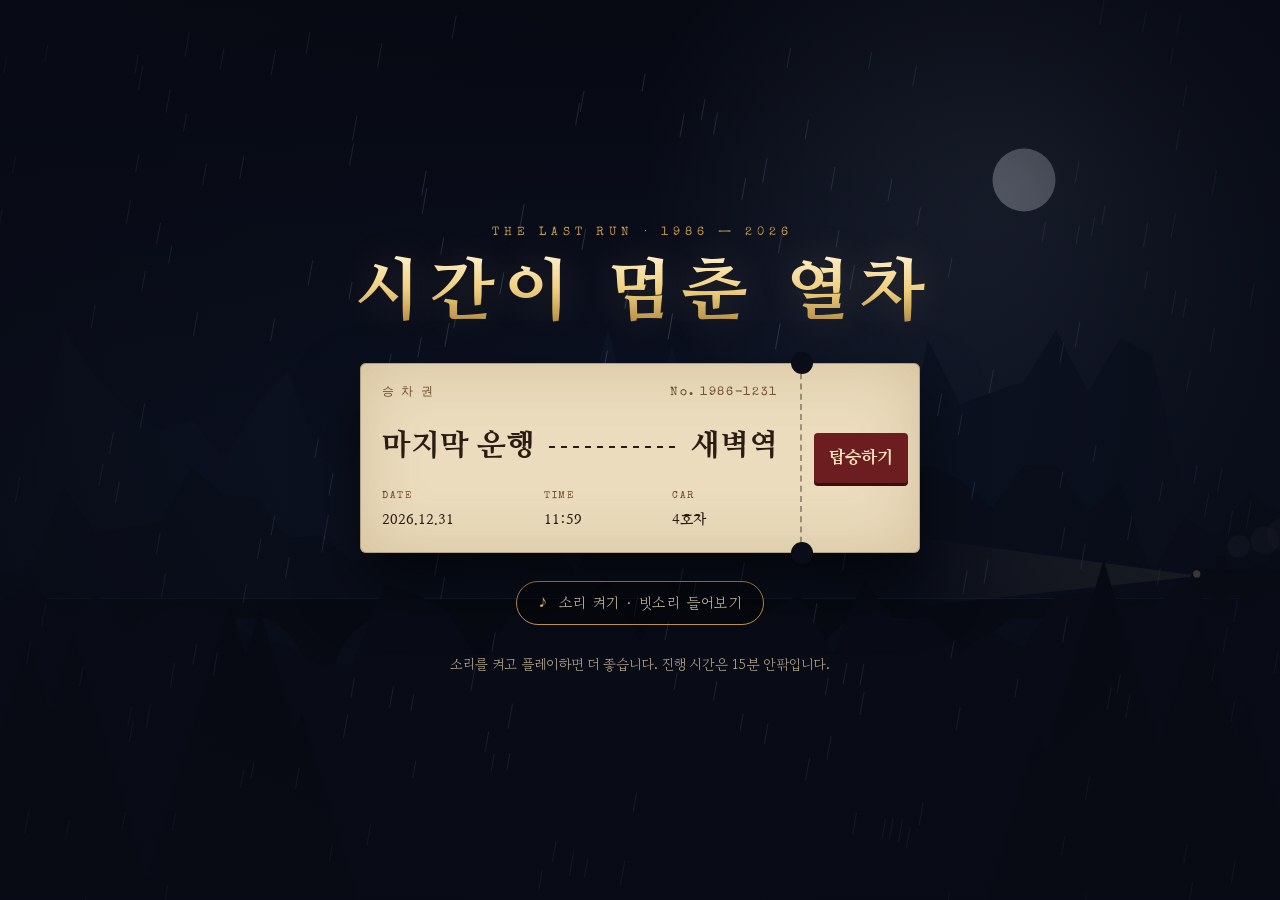
<file: index.html>
<!DOCTYPE html>
<!--
  시간이 멈춘 열차 (THE LAST RUN)
  - 화면은 네 장(section.screen)으로 나뉘고, 한 번에 하나만 .on 클래스로 보입니다.
      #title  : 시작 화면 (승차권, 탑승하기 버튼)
      #intro  : 오프닝 연출 (터널 → 제목 → 안내 방송 → 회중시계가 깨짐)
      #game   : 본 게임 (객차 장면, 내레이션, 소지품·단서·일기)
      #ending : 엔딩 (시간이 다시 흐르고 열차가 새벽역에 닿음)
  - 객차 그림, 팝업 내용, 소리는 모두 script.js가 만들어 넣습니다.
  - 밤 풍경·터널·파편 같은 움직이는 배경은 맨 뒤의 <canvas id="fx">에 그립니다.
-->
<html lang="ko">
  <head>
    <meta charset="utf-8" />
    <meta name="viewport" content="width=device-width, initial-scale=1, viewport-fit=cover" />
    <title>시간이 멈춘 열차</title>

    <!-- 글꼴: 제목(나눔명조), 본문(고운바탕), 손글씨(나눔펜), 타자기(Special Elite) -->
    <link rel="preconnect" href="https://fonts.googleapis.com" />
    <link rel="preconnect" href="https://fonts.gstatic.com" crossorigin />
    <link
      href="https://fonts.googleapis.com/css2?family=Gowun+Batang:wght@400;700&family=Nanum+Myeongjo:wght@400;700;800&family=Nanum+Pen+Script&family=Special+Elite&display=swap"
      rel="stylesheet"
    />
    <link rel="stylesheet" href="style.css" />
  </head>

  <body>
    <!-- 배경 연출용 캔버스 (밤 풍경, 터널, 흩어지는 시계 파편). 화면 낭독기에서는 숨김 -->
    <canvas id="fx" aria-hidden="true"></canvas>

    <!-- ═════════ 1. 시작 화면 ═════════ -->
    <section id="title" class="screen on">
      <div class="head">
        <p class="eyebrow">THE LAST RUN · 1986 — 2026</p>
        <h1>시간이 멈춘 열차</h1>
      </div>

      <!-- 승차권: 왼쪽은 운행 정보, 오른쪽 절취선 너머(stub)에 탑승 버튼 -->
      <div class="ticket">
        <div class="main">
          <div class="row">
            <span>승 차 권</span>
            <span>No. 1986-1231</span>
          </div>
          <div class="route">
            <span>마지막 운행</span>
            <i></i>
            <span>새벽역</span>
          </div>
          <dl>
            <dt>DATE</dt>
            <dt>TIME</dt>
            <dt>CAR</dt>
            <dd>2026.12.31</dd>
            <dd>11:59</dd>
            <dd>4호차</dd>
          </dl>
        </div>
        <div class="stub">
          <!-- 누르면 소리를 준비하고 오프닝(runIntro)을 시작 -->
          <button id="board" type="button">탑승하기</button>
        </div>
      </div>

      <!-- 소리 미리 듣기: 누를 때마다 빗소리를 켜고 끔 -->
      <button id="sndOn" class="snd" type="button" aria-pressed="false">
        <span class="ic" aria-hidden="true">♪</span>
        <span id="sndTxt">소리 켜기 · 빗소리 들어보기</span>
      </button>
      <p class="note">소리를 켜고 플레이하면 더 좋습니다. 진행 시간은 15분 안팎입니다.</p>
    </section>

    <!-- ═════════ 2. 오프닝 ═════════ -->
    <section id="intro" class="screen" aria-live="polite">
      <!-- 위아래 검은 띠 (영화 화면 비율 연출) -->
      <div class="bar t"></div>
      <div class="bar b"></div>

      <!-- 날짜·시각 한 줄 -->
      <div id="kicker"></div>

      <!-- 큰 제목: 글자가 한 자씩 떠오름 (글자는 스크립트가 채움) -->
      <div id="big">
        <h2 aria-label="시간이 멈춘 열차"></h2>
        <div class="rule"></div>
        <p>THE TRAIN WHERE TIME STOOD STILL</p>
      </div>

      <!-- 기관사의 회중시계 (금이 가고 깨지는 장면) -->
      <div id="iwatch"></div>

      <!-- 자막: small은 말하는 사람, p는 대사 -->
      <div id="cap">
        <small></small>
        <p></p>
        <div class="nudge" id="nudge" aria-hidden="true">
          <span class="tri"></span>
          <span class="txt">화면을 눌러 계속</span>
        </div>
      </div>
      <button id="skip" type="button">건너뛰기</button>
    </section>

    <!-- ═════════ 3. 본 게임 ═════════ -->
    <section id="game" class="screen">
      <div class="wrap">
        <!-- 윗줄: 로고, 객차 노선표(이동 버튼), 멈춘 시계, 소리·처음부터 버튼 -->
        <header class="top">
          <div class="logo">
            <svg viewBox="0 0 40 40" aria-hidden="true">
              <circle cx="20" cy="6" r="3.5" fill="none" stroke="#c79a4b" stroke-width="2" />
              <circle cx="20" cy="23" r="14" fill="none" stroke="#c79a4b" stroke-width="2.4" />
              <path
                d="M20 14v9l5 3"
                fill="none"
                stroke="#f0cf7e"
                stroke-width="2.2"
                stroke-linecap="round"
              />
            </svg>
            <h1>시간이 멈춘 열차</h1>
          </div>
          <!-- 객차 버튼은 render()가 채움. 아직 못 간 칸은 잠김 -->
          <nav class="train" id="train" aria-label="열차 칸 이동"></nav>
          <div class="tools">
            <div class="clock" role="img" aria-label="열차 시각 11시 59분, 멈춤">
              <span class="s">열차 시각</span>
              <span class="t">11:59</span>
            </div>
            <button class="tbtn" id="bSound" type="button" aria-pressed="true">소리 켜짐</button>
            <button class="tbtn" id="bReset" type="button">처음부터</button>
          </div>
        </header>

        <div class="layout">
          <!-- 왼쪽: 객차 제목, 목표, 장면, 내레이션, 살펴볼 곳 버튼 -->
          <div class="main">
            <div class="cartitle">
              <div class="eyebrow" id="eyebrow"></div>
              <h2 id="ctitle"></h2>
              <!-- 이 칸의 퍼즐 진행 표시 (풀린 개수만큼 불이 들어옴) -->
              <div class="lockcount" id="lockcount"></div>
            </div>
            <p class="goal" id="goal"></p>

            <div class="stagebox">
              <div class="scene" id="sceneWrap">
                <!-- 객차 그림(SVG). 누를 수 있는 물건은 .hot -->
                <div id="scene"></div>
                <!-- 물건 위에 뜨는 이름표 -->
                <div id="tag" aria-hidden="true"></div>
              </div>
            </div>

            <!-- 내레이션 한 줄과, 칸을 다 풀었을 때의 '다음 칸으로' 버튼 -->
            <div class="narr">
              <p id="say" aria-live="polite"></p>
              <div id="next"></div>
            </div>

            <!-- 장면 속 물건을 글자 버튼으로도 고를 수 있게 한 목록 -->
            <div class="spotsrow">
              <div class="spots" id="spots"></div>
              <p class="legend">
                <i class="k puz"></i>퍼즐 <i class="k ok"></i>푼 곳 <i class="k seen"></i>본 곳
              </p>
            </div>
          </div>

          <!-- 오른쪽: 소지품(시계 부품 칸 포함), 단서 수첩, 기관사의 일기 -->
          <aside class="side">
            <section class="box" aria-labelledby="invH">
              <h3 id="invH">소지품 <small id="parts"></small></h3>
              <div class="pslots" id="pslots"></div>
              <div class="list" id="items"></div>
            </section>
            <section class="box" aria-labelledby="noteH">
              <h3 id="noteH">단서 수첩 <small>눌러서 다시 보기</small></h3>
              <div class="list" id="notes"></div>
            </section>
            <section class="box" aria-labelledby="docH">
              <h3 id="docH">기관사의 일기 <small id="docCount"></small></h3>
              <div class="list" id="docs"></div>
            </section>
          </aside>
        </div>
      </div>
    </section>

    <!-- ═════════ 4. 엔딩 ═════════ -->
    <section id="ending" class="screen">
      <!-- 다시 움직이기 시작하는 회중시계 -->
      <div id="ewatch"></div>
      <div class="estage">
        <!-- 엔딩 문장이 한 줄씩 바뀌며 나오는 자리 -->
        <p id="eline"></p>
        <!-- 마지막 제목과 다시 타기 버튼 -->
        <div id="eend">
          <h2>시간이 멈춘 열차</h2>
          <p class="sub">시간은 다시 흐른다</p>
          <p>
            과거에 머물고 싶은 마음과,<br />
            그럼에도 앞으로 흘러가야 하는 시간에 관한 이야기.
          </p>
          <button class="btn" id="again" type="button">처음부터 다시 타기</button>
        </div>
      </div>
    </section>

    <!-- ═════════ 화면 위에 겹쳐 뜨는 것들 ═════════ -->

    <!-- 팝업 (단서, 퍼즐, 소지품, 일기). 내용은 openModal()이 채움 -->
    <div id="modal" role="dialog" aria-modal="true"></div>

    <!-- 화면 전체 독백·대사 (눈을 뜨는 장면, 윤정의 목소리 등) -->
    <div id="voice">
      <small></small>
      <p></p>
      <div class="nudge" id="vnudge" aria-hidden="true">
        <span class="tri"></span>
        <span class="txt">화면을 눌러 계속</span>
      </div>
    </div>

    <!-- 호차 진입 카드 (눌러서 계속) -->
    <div id="carcard" role="dialog" aria-modal="true">
      <small></small>
      <strong></strong>
      <div class="rule"></div>
      <p></p>
      <div class="nudge" id="cnudge" aria-hidden="true">
        <span class="tri"></span>
        <span class="txt">화면을 눌러 계속</span>
      </div>
    </div>

    <!-- 휴대폰을 세로로 들었을 때: 가로로 돌려 달라는 안내 -->
    <div id="rotate" role="alert">
      <svg viewBox="0 0 64 64" aria-hidden="true">
        <rect x="22" y="8" width="20" height="40" rx="4" fill="none" stroke="#c79a4b" stroke-width="3" />
        <circle cx="32" cy="43" r="1.8" fill="#c79a4b" />
        <path
          d="M14 54q18 8 36 0"
          fill="none"
          stroke="#f0cf7e"
          stroke-width="3"
          stroke-linecap="round"
        />
        <path
          d="M46 50l5 3-6 3"
          fill="none"
          stroke="#f0cf7e"
          stroke-width="3"
          stroke-linecap="round"
          stroke-linejoin="round"
        />
      </svg>
      <p>화면을 가로로 돌려 주세요</p>
      <small>이 게임은 가로 화면에서 플레이합니다</small>
    </div>

    <!-- 화면 아래 짧은 알림 (소지품 획득, 단서 기록 등) -->
    <div id="toast" role="status"></div>

    <script src="script.js"></script>
  </body>
</html>
</file>
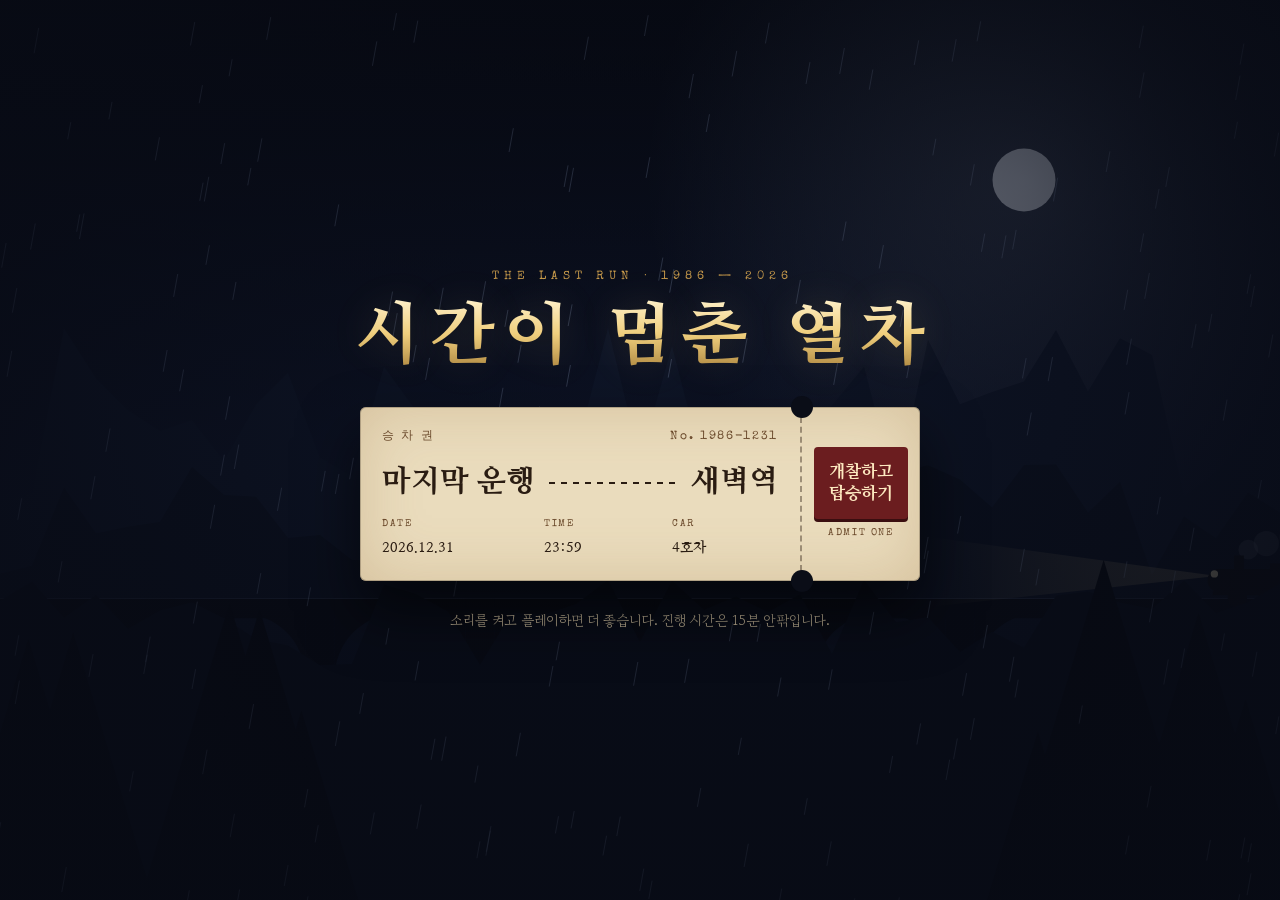
<file: time-stopped-train.html>
<!DOCTYPE html>
<html lang="ko">
<head>
<meta charset="utf-8">
<meta name="viewport" content="width=device-width, initial-scale=1">
<title>시간이 멈춘 열차</title>
<link rel="preconnect" href="https://fonts.googleapis.com">
<link rel="preconnect" href="https://fonts.gstatic.com" crossorigin>
<link href="https://fonts.googleapis.com/css2?family=Gowun+Batang:wght@400;700&family=Nanum+Myeongjo:wght@400;700;800&family=Nanum+Pen+Script&family=Special+Elite&display=swap" rel="stylesheet">
<style>
:root{
  /* 배치: 밤의 야간열차. 어두운 호두나무와 마룬 객차 위에 놋쇠 금빛 하나만 강조색으로 쓴다. 화면은 노선표 / 객실 / 내레이션 / 소지품 네 줄. */
  --night:#080b15;
  --soot:#120c09;
  --walnut:#4a2a1a;
  --maroon:#6b1d1f;
  --teal:#1e5557;
  --brass:#c79a4b;
  --gold:#f0cf7e;
  --paper:#eadcbd;
  --ink:#2a1c12;
  --font-display:'Nanum Myeongjo','AppleMyungjo','Batang',serif;
  --font-body:'Gowun Batang','Nanum Myeongjo','AppleMyungjo','Batang',serif;
  --font-hand:'Nanum Pen Script','Gowun Batang',cursive;
  --font-type:'Special Elite','Courier New',monospace;
  color-scheme:dark;
}
*{box-sizing:border-box}
html,body{height:100%;margin:0}
body{background:var(--night);color:var(--paper);font-family:var(--font-body);font-size:17px;line-height:1.7;overflow:hidden;-webkit-font-smoothing:antialiased}
button{font:inherit;color:inherit;cursor:pointer}
:focus-visible{outline:2px solid var(--gold);outline-offset:3px}
#fx{position:fixed;inset:0;width:100%;height:100%;z-index:0;display:block}
.screen{position:fixed;inset:0;z-index:1;display:none}
.screen.on{display:flex}

/* ───── 시작 화면 ───── */
#title{flex-direction:column;align-items:center;justify-content:center;gap:28px;padding:24px 16px;background:radial-gradient(ellipse at 50% 40%,rgba(8,11,21,.35),rgba(8,11,21,.86) 75%)}
#title .head{text-align:center}
#title .eyebrow{font-family:var(--font-type);letter-spacing:.42em;font-size:12px;color:var(--brass);margin:0 0 10px;padding-left:.42em}
#title h1{font-family:var(--font-display);font-weight:800;font-size:clamp(34px,6.4vw,68px);letter-spacing:.14em;margin:0;padding-left:.14em;line-height:1.2;background:linear-gradient(180deg,#fff3cf,var(--gold) 45%,#9c7430);-webkit-background-clip:text;background-clip:text;color:transparent;text-shadow:0 0 40px rgba(240,207,126,.18)}
.ticket{position:relative;width:min(560px,100%);display:grid;grid-template-columns:1fr auto;background:var(--paper);color:var(--ink);border-radius:6px;box-shadow:0 30px 60px rgba(0,0,0,.6),inset 0 0 0 1px rgba(42,28,18,.25),inset 0 0 60px rgba(150,110,60,.25);font-family:var(--font-display)}
.ticket::before,.ticket::after{content:"";position:absolute;right:118px;width:22px;height:22px;border-radius:50%;background:#0a0d17;transform:translateX(50%)}
.ticket::before{top:-11px}.ticket::after{bottom:-11px}
.ticket .main{padding:20px 22px;border-right:2px dashed rgba(42,28,18,.4)}
.ticket .row{display:flex;justify-content:space-between;gap:12px;font-family:var(--font-type);font-size:12px;letter-spacing:.14em;color:#6b4a2c}
.ticket .route{display:flex;align-items:baseline;gap:14px;margin:10px 0 8px;font-weight:800;font-size:clamp(22px,4.6vw,30px)}
.ticket .route i{flex:1;height:2px;background:repeating-linear-gradient(90deg,var(--ink) 0 6px,transparent 6px 12px);align-self:center;font-style:normal}
.ticket dl{display:grid;grid-template-columns:repeat(3,auto);gap:4px 18px;margin:0;font-size:14px}
.ticket dt{font-family:var(--font-type);font-size:10px;letter-spacing:.16em;color:#6b4a2c}
.ticket dd{margin:0;font-weight:700;font-variant-numeric:tabular-nums}
.ticket .stub{width:118px;display:flex;flex-direction:column;align-items:center;justify-content:center;gap:6px;padding:12px}
.ticket .stub span{font-family:var(--font-type);font-size:10px;letter-spacing:.16em;color:#6b4a2c}
#board{appearance:none;border:0;background:var(--maroon);color:#fde9c0;font-family:var(--font-display);font-weight:800;font-size:17px;line-height:1.3;padding:14px 10px;width:100%;border-radius:4px;box-shadow:0 3px 0 #3a0e10;transition:transform .15s,box-shadow .15s,background .15s}
#board:hover{background:#82262a;transform:translateY(-1px)}
#board:active{transform:translateY(2px);box-shadow:0 1px 0 #3a0e10}
#title .note{font-size:14px;color:#b9ab8f;margin:0;text-align:center}

/* ───── 오프닝 ───── */
#intro{flex-direction:column;align-items:center;justify-content:center;cursor:pointer}
.bar{position:absolute;left:0;right:0;height:0;background:#000;transition:height 1.6s cubic-bezier(.2,.7,.2,1);z-index:2}
.bar.t{top:0}.bar.b{bottom:0}
#intro.wide .bar{height:11vh}
#kicker{position:absolute;top:calc(11vh + 6vh);left:0;right:0;text-align:center;font-family:var(--font-type);letter-spacing:.5em;padding-left:.5em;font-size:clamp(11px,1.4vw,15px);color:var(--brass);opacity:0;transition:opacity 1.4s;z-index:3}
#kicker.show{opacity:1}
#big{position:relative;z-index:3;text-align:center;pointer-events:none;padding:0 16px}
#big h2{font-family:var(--font-display);font-weight:800;font-size:clamp(44px,10.5vw,150px);margin:0;line-height:1.1;display:flex;justify-content:center;flex-wrap:wrap;gap:0 .08em}
#big h2 span{display:inline-block;min-width:.32em;opacity:0;transform:translateY(.25em) scale(1.25);filter:blur(14px);background:linear-gradient(180deg,#fffbe8 10%,var(--gold) 48%,#8a6223 92%);-webkit-background-clip:text;background-clip:text;color:transparent;transition:opacity 1.8s cubic-bezier(.2,.7,.2,1),transform 2.6s cubic-bezier(.2,.7,.2,1),filter 1.8s}
#big.show h2 span{opacity:1;transform:none;filter:blur(0) drop-shadow(0 0 28px rgba(240,207,126,.35))}
#big .rule{height:1px;width:0;margin:22px auto 16px;background:linear-gradient(90deg,transparent,var(--gold),transparent);transition:width 2.4s .9s cubic-bezier(.2,.7,.2,1)}
#big.show .rule{width:min(640px,80vw)}
#big p{font-family:var(--font-type);letter-spacing:.46em;padding-left:.46em;font-size:clamp(10px,1.3vw,15px);color:#d8c59c;margin:0;opacity:0;transition:opacity 1.6s 1.6s}
#big.show p{opacity:1}
#cap{position:absolute;left:0;right:0;bottom:calc(11vh + 5vh);z-index:3;text-align:center;padding:0 20px;opacity:0;transition:opacity .7s}
#cap.show{opacity:1}
#cap small{display:block;font-family:var(--font-type);letter-spacing:.3em;font-size:12px;color:var(--brass);margin-bottom:8px;min-height:1em}
#cap p{margin:0 auto;max-width:34em;font-size:clamp(17px,2.3vw,25px);line-height:1.65;text-wrap:balance;text-shadow:0 2px 14px #000,0 0 3px #000}
#iwatch{position:absolute;z-index:2;top:46%;left:50%;width:min(44vh,62vw);transform:translate(-50%,-50%);opacity:0;transition:opacity 1.2s}
#iwatch.show{opacity:1}
#iwatch.grip{animation:grip .09s linear infinite}
#iwatch.gone{opacity:0;transition:opacity .12s}
@keyframes grip{0%{margin-left:-3px;margin-top:1px}50%{margin-left:3px;margin-top:-2px}100%{margin-left:-2px;margin-top:2px}}
.crack{opacity:0}
.cracked .crack{opacity:1}
#skip{position:absolute;right:18px;bottom:calc(11vh + 10px);z-index:5;background:rgba(0,0,0,.45);border:1px solid rgba(199,154,75,.5);color:#d8c59c;font-size:13px;padding:6px 14px;border-radius:999px}
#skip:hover{background:rgba(107,29,31,.7)}

/* ───── 게임 ───── */
#game{flex-direction:column;background:linear-gradient(180deg,#0d0907,#17100b)}
.route-bar{display:flex;align-items:center;gap:14px;padding:10px 16px;border-bottom:1px solid rgba(199,154,75,.28);background:#0d0907;flex-wrap:wrap}
.stations{display:flex;align-items:center;list-style:none;margin:0;padding:0;font-family:var(--font-display);font-size:14px;flex:1 1 auto;min-width:0}
.stations li{display:flex;align-items:center;gap:8px;color:#7d6c55;white-space:nowrap}
.stations li+li::before{content:"";width:clamp(10px,3vw,40px);height:1px;background:repeating-linear-gradient(90deg,#7d6c55 0 4px,transparent 4px 8px);margin:0 8px}
.stations b{width:14px;height:14px;border-radius:50%;border:1.5px solid currentColor;display:inline-block;flex:none}
.stations li.done{color:var(--brass)}.stations li.done b{background:#0d0907;box-shadow:inset 0 0 0 3px var(--brass)}
.stations li.now{color:var(--gold);font-weight:800}.stations li.now b{background:var(--gold);box-shadow:0 0 12px var(--gold)}
.tools{display:flex;gap:8px;align-items:center;flex-wrap:wrap}
.tools .parts{font-family:var(--font-type);font-size:12px;letter-spacing:.1em;color:var(--brass);margin-right:4px}
.chip{background:transparent;border:1px solid rgba(199,154,75,.45);color:#e6d5ae;font-size:13px;padding:5px 12px;border-radius:999px;line-height:1.4}
.chip:hover,.chip[aria-pressed="true"]{background:rgba(199,154,75,.18);border-color:var(--gold)}
.scenebox{flex:1 1 0;min-height:0;container-type:size;display:flex;overflow-x:auto;overflow-y:hidden;position:relative}
#scene{margin:auto;flex:none;height:min(100cqh,calc(max(100cqw,760px) * .5625));aspect-ratio:16/9;display:block}
#scene svg{width:100%;height:100%;display:block;font-family:var(--font-display)}
.hot{cursor:pointer;transition:filter .25s}
.hot:hover,.hot:focus-visible{filter:drop-shadow(0 0 10px rgba(240,207,126,.95)) brightness(1.15);outline:none}
.marks .hot{animation:mark 1.6s ease-in-out infinite}
@keyframes mark{0%,100%{filter:drop-shadow(0 0 2px rgba(240,207,126,.4))}50%{filter:drop-shadow(0 0 12px rgba(240,207,126,1)) brightness(1.2)}}
#card{position:absolute;inset:0;display:flex;flex-direction:column;align-items:center;justify-content:center;background:rgba(5,4,3,.82);opacity:0;pointer-events:none;transition:opacity .8s;text-align:center;z-index:4}
#card.show{opacity:1}
#card small{font-family:var(--font-type);letter-spacing:.5em;padding-left:.5em;color:var(--brass);font-size:13px}
#card strong{font-family:var(--font-display);font-weight:800;font-size:clamp(30px,6vw,64px);letter-spacing:.12em;padding-left:.12em;color:var(--gold)}
.narr{padding:10px 18px 12px;border-top:1px solid rgba(199,154,75,.28);background:#0d0907;min-height:86px}
.narr .goal{font-size:13px;color:var(--brass);margin:0 0 2px}
.narr .goal::before{content:"목표  ";font-family:var(--font-type);letter-spacing:.2em;font-size:11px;color:#8d7a5c}
#say{margin:0;font-size:16px;max-width:70ch;min-height:1.7em}
.inv{display:flex;align-items:center;gap:10px;padding:8px 16px 12px;background:#0a0705;border-top:1px solid rgba(199,154,75,.18)}
.inv>span{font-family:var(--font-type);font-size:11px;letter-spacing:.24em;color:#8d7a5c;flex:none}
#items{display:flex;gap:8px;overflow-x:auto;padding:4px 2px;flex:1}
.item{flex:none;display:flex;align-items:center;gap:8px;background:#1b120c;border:1px solid rgba(199,154,75,.35);border-radius:6px;padding:5px 12px 5px 6px;font-size:13px;white-space:nowrap}
.item:hover{border-color:var(--gold);background:#24180f}
.item svg{width:30px;height:30px;flex:none}
.item.new{animation:got 1.2s ease-out}
@keyframes got{0%{box-shadow:0 0 0 0 rgba(240,207,126,.9);transform:translateY(-6px)}100%{box-shadow:0 0 0 14px rgba(240,207,126,0);transform:none}}
#toast{position:fixed;left:50%;top:70px;transform:translate(-50%,-12px);z-index:30;background:#1b120c;border:1px solid var(--brass);color:var(--gold);padding:8px 18px;border-radius:999px;font-size:14px;opacity:0;pointer-events:none;transition:opacity .35s,transform .35s;white-space:nowrap;max-width:92vw;overflow:hidden;text-overflow:ellipsis}
#toast.show{opacity:1;transform:translate(-50%,0)}

/* ───── 모달 ───── */
#modal{position:fixed;inset:0;z-index:20;display:none;align-items:center;justify-content:center;padding:16px;background:rgba(4,3,2,.78);overflow:auto}
#modal.on{display:flex}
.panel{position:relative;width:min(560px,100%);max-height:100%;overflow:auto;background:var(--paper);color:var(--ink);border-radius:6px;padding:26px 26px 22px;box-shadow:0 30px 80px #000,inset 0 0 0 1px rgba(42,28,18,.3),inset 0 0 0 5px var(--paper),inset 0 0 0 6px rgba(42,28,18,.35),inset 0 0 80px rgba(150,110,60,.22);margin:auto}
.panel.wide{width:min(760px,100%)}
.panel .k{font-family:var(--font-type);font-size:11px;letter-spacing:.3em;color:#7a5530;margin:0 0 4px}
.panel h3{font-family:var(--font-display);font-weight:800;font-size:24px;margin:0 0 12px;text-wrap:balance}
.panel p{margin:0 0 12px}
.panel .x{position:absolute;top:10px;right:12px;background:none;border:0;color:#7a5530;font-size:24px;line-height:1;padding:4px 8px}
.panel .hint{border-left:3px solid var(--maroon);padding:6px 12px;background:rgba(107,29,31,.08);font-size:15px}
.panel .hint b{font-family:var(--font-type);font-size:11px;letter-spacing:.2em;color:var(--maroon);display:block;font-weight:400}
.panel .msg{min-height:1.7em;color:var(--maroon);font-weight:700;margin:8px 0 0;text-align:center}
.btn{background:var(--maroon);color:#fde9c0;border:0;border-radius:4px;padding:9px 22px;font-family:var(--font-display);font-weight:700;font-size:16px;box-shadow:0 3px 0 #3a0e10}
.btn:hover{background:#82262a}.btn:active{transform:translateY(2px);box-shadow:0 1px 0 #3a0e10}
.btn.ghost{background:transparent;color:var(--maroon);box-shadow:inset 0 0 0 1.5px var(--maroon)}
.acts{display:flex;gap:10px;justify-content:center;flex-wrap:wrap;margin-top:14px}
.lock{display:flex;justify-content:center;align-items:center;gap:8px;margin:16px 0 4px}
.wheel{display:flex;flex-direction:column;align-items:center;background:#2a1c12;border-radius:6px;padding:4px;box-shadow:inset 0 0 0 2px var(--brass)}
.wheel button{background:none;border:0;color:var(--gold);font-size:14px;padding:6px 16px;line-height:1}
.wheel button:hover{color:#fff}
.wheel output{font-family:var(--font-type);font-size:34px;line-height:1.25;color:#fff3cf;width:44px;text-align:center;background:#120c09;border-radius:3px;font-variant-numeric:tabular-nums}
.lock .sep{font-family:var(--font-type);font-size:30px;color:var(--ink)}
.shake{animation:shake .4s}
@keyframes shake{20%{transform:translateX(-8px)}40%{transform:translateX(7px)}60%{transform:translateX(-5px)}80%{transform:translateX(3px)}}
.hand{font-family:var(--font-hand);font-size:25px;line-height:1.45;background:repeating-linear-gradient(180deg,transparent 0 35px,rgba(42,28,18,.18) 35px 36.25px);padding:6px 14px 10px;border-left:2px solid rgba(107,29,31,.4);white-space:pre-line}
.news{column-gap:20px;font-size:15px;line-height:1.6;border-top:3px double var(--ink);border-bottom:1px solid var(--ink);padding:10px 0}
.news h4{font-family:var(--font-display);font-weight:800;font-size:23px;margin:0 0 4px;line-height:1.3}
.news .dl{font-family:var(--font-type);font-size:11px;letter-spacing:.14em;color:#6b4a2c}
.news mark{background:rgba(199,154,75,.45);color:inherit;padding:0 2px}
.pencil{font-family:var(--font-hand);font-size:24px;color:#5a5a5a;transform:rotate(-1.5deg);margin:8px 0 0}
.menu{background:#1d241f;color:#e8e2cf;border:8px solid #5a3320;border-radius:4px;padding:14px 20px;font-family:var(--font-hand);font-size:26px;line-height:1.5}
.menu div{display:flex;justify-content:space-between;gap:20px;border-bottom:1px dotted rgba(232,226,207,.4)}
.rcpt{background:#f6f1e4;font-family:var(--font-type);font-size:15px;padding:16px 18px 30px;width:min(280px,100%);margin:0 auto 12px;box-shadow:0 4px 14px rgba(0,0,0,.3);clip-path:polygon(0 0,100% 0,100% 86%,92% 92%,84% 85%,74% 93%,63% 86%,52% 94%,40% 86%,28% 93%,16% 86%,7% 92%,0 87%)}
.rcpt div{display:flex;justify-content:space-between}
.mbox{display:grid;grid-template-columns:repeat(4,1fr);gap:12px;max-width:340px;margin:14px auto 6px;padding:18px;background:linear-gradient(180deg,#5a3320,#3b2115);border-radius:10px;box-shadow:inset 0 0 0 2px var(--brass)}
.mbox button{aspect-ratio:1;border-radius:50%;border:3px solid #1c110a;box-shadow:inset 0 -6px 10px rgba(0,0,0,.35),inset 0 5px 8px rgba(255,255,255,.35)}
.mbox button:active{transform:scale(.93)}
.dots{display:flex;gap:8px;justify-content:center}.dots i{width:12px;height:12px;border-radius:50%;border:1.5px solid var(--ink)}.dots i.on{background:var(--ink)}
.flip{perspective:900px;width:min(300px,100%);margin:0 auto}
.flip>div{position:relative;transition:transform .7s;transform-style:preserve-3d;aspect-ratio:4/5}
.flip.back>div{transform:rotateY(180deg)}
.flip .f,.flip .bk{position:absolute;inset:0;backface-visibility:hidden;background:#f4eedd;padding:12px 12px 34px;box-shadow:0 6px 18px rgba(0,0,0,.35)}
.flip .bk{transform:rotateY(180deg);display:flex;align-items:center;padding:22px;font-family:var(--font-hand);font-size:26px;line-height:1.4}
.flip svg{width:100%;height:100%;display:block}
.book{display:grid;grid-template-columns:1fr 1fr;gap:0;background:#f4eedd;border-radius:4px;box-shadow:0 6px 18px rgba(0,0,0,.3)}
.book>div{padding:18px;min-height:190px;font-size:16px}
.book>div+div{border-left:1px solid rgba(42,28,18,.25);box-shadow:inset 12px 0 14px -12px rgba(0,0,0,.3)}
.kid{font-family:var(--font-hand);font-size:29px;line-height:1.3;color:#2b5b8a;transform:rotate(-2deg)}
.cal{max-width:340px;margin:0 auto}
.cal header{display:flex;align-items:center;justify-content:space-between;background:var(--maroon);color:#fde9c0;padding:6px 10px;border-radius:4px 4px 0 0;font-family:var(--font-display);font-weight:800}
.cal header button{background:none;border:0;color:#fde9c0;font-size:20px;padding:2px 12px}
.cal .g{display:grid;grid-template-columns:repeat(7,1fr);gap:2px;background:#f6f1e4;padding:8px;border:1px solid rgba(42,28,18,.3);border-top:0}
.cal .g span,.cal .g button{aspect-ratio:1;display:flex;align-items:center;justify-content:center;font-family:var(--font-type);font-size:15px;background:none;border:0;color:var(--ink);border-radius:50%}
.cal .g span{font-size:11px;color:#7a5530;font-family:var(--font-display)}
.cal .g button:hover{background:rgba(199,154,75,.4)}
.cal .g .mk{box-shadow:inset 0 0 0 2px var(--maroon);color:var(--maroon);font-weight:700}
.lost{display:grid;grid-template-columns:repeat(4,1fr);gap:10px}
.lost button{background:#f6f1e4;border:1px solid rgba(42,28,18,.3);border-radius:3px;padding:6px;min-width:0;box-shadow:0 2px 5px rgba(0,0,0,.2)}
.lost button:hover{transform:translateY(-3px) rotate(-1deg);box-shadow:0 8px 14px rgba(0,0,0,.3)}
.lost svg{display:block;width:100%;height:auto;aspect-ratio:4/3}
.bench{display:grid;grid-template-columns:1fr auto;gap:16px;align-items:center}
.bench .w{width:min(300px,100%);margin:0 auto}
.tray{display:grid;gap:8px}
.tray button{display:flex;align-items:center;gap:8px;background:#f6f1e4;border:1px solid rgba(42,28,18,.35);border-radius:6px;padding:6px 12px 6px 6px;font-size:15px;color:var(--ink)}
.tray button svg{width:34px;height:34px}
.tray button:hover{border-color:var(--maroon);background:#fff8e6}
.tray button[disabled]{opacity:.35;cursor:default}
@media (max-width:520px){.bench{grid-template-columns:1fr}.tray{grid-template-columns:1fr 1fr}.lost{grid-template-columns:repeat(3,1fr)}.book{grid-template-columns:1fr}.panel{padding:22px 18px 18px}}
.starview{background:radial-gradient(ellipse at 50% 100%,#1b2a4e,#070b18 70%);border-radius:6px;border:6px solid #3b2115}
.starview svg{display:block;width:100%}

/* ───── 대사 ───── */
#voice{position:fixed;inset:0;z-index:25;display:none;flex-direction:column;align-items:center;justify-content:center;padding:24px;background:rgba(4,3,2,.9);cursor:pointer;text-align:center}
#voice.on{display:flex}
#voice small{font-family:var(--font-type);letter-spacing:.3em;font-size:12px;color:var(--brass);min-height:1.4em;margin-bottom:10px}
#voice p{font-family:var(--font-display);font-size:clamp(19px,2.8vw,28px);line-height:1.75;max-width:30em;margin:0;text-wrap:balance;animation:rise 1s both}
#voice em{position:absolute;bottom:26px;font-style:normal;font-size:13px;color:#8d7a5c}
@keyframes rise{from{opacity:0;transform:translateY(10px)}to{opacity:1;transform:none}}

/* ───── 엔딩 ───── */
#ending{flex-direction:column;align-items:center;justify-content:center;gap:20px;padding:24px 16px;text-align:center;background:radial-gradient(ellipse at 50% 45%,rgba(8,11,21,.2),rgba(8,11,21,.7) 80%)}
#ewatch{width:min(30vh,46vw)}
#eline{font-family:var(--font-display);font-size:clamp(18px,2.7vw,28px);line-height:1.75;max-width:30em;margin:0;min-height:3.5em;text-wrap:balance;text-shadow:0 2px 14px #000;transition:opacity .8s}
#eline .kid{display:inline-block;color:#bfe0ff;font-size:1.35em}
#eline small{display:block;font-size:.6em;color:var(--brass);font-family:var(--font-body)}
#eend{display:none;flex-direction:column;align-items:center;gap:14px}
#eend.on{display:flex;animation:rise 2s both}
#eend h2{font-family:var(--font-display);font-weight:800;font-size:clamp(32px,6vw,64px);letter-spacing:.14em;padding-left:.14em;margin:0;background:linear-gradient(180deg,#fffbe8,var(--gold) 50%,#8a6223);-webkit-background-clip:text;background-clip:text;color:transparent}
#eend p{margin:0;color:#d8c59c;max-width:32em;font-size:15px}
@media (prefers-reduced-motion:reduce){*,*::before,*::after{animation-duration:.01ms!important;transition-duration:.2s!important}}
</style>
</head>
<body>
<canvas id="fx" aria-hidden="true"></canvas>

<section id="title" class="screen on">
  <div class="head">
    <p class="eyebrow">THE LAST RUN · 1986 — 2026</p>
    <h1>시간이 멈춘 열차</h1>
  </div>
  <div class="ticket">
    <div class="main">
      <div class="row"><span>승 차 권</span><span>No. 1986-1231</span></div>
      <div class="route"><span>마지막 운행</span><i></i><span>새벽역</span></div>
      <dl>
        <dt>DATE</dt><dt>TIME</dt><dt>CAR</dt>
        <dd>2026.12.31</dd><dd>23:59</dd><dd>4호차</dd>
      </dl>
    </div>
    <div class="stub">
      <button id="board" type="button">개찰하고<br>탑승하기</button>
      <span>ADMIT ONE</span>
    </div>
  </div>
  <p class="note">소리를 켜고 플레이하면 더 좋습니다. 진행 시간은 15분 안팎입니다.</p>
</section>

<section id="intro" class="screen" aria-live="polite">
  <div class="bar t"></div><div class="bar b"></div>
  <div id="kicker"></div>
  <div id="big"><h2 aria-label="시간이 멈춘 열차"></h2><div class="rule"></div><p>THE TRAIN WHERE TIME STOOD STILL</p></div>
  <div id="iwatch"></div>
  <div id="cap"><small></small><p></p></div>
  <button id="skip" type="button">건너뛰기</button>
</section>

<section id="game" class="screen">
  <div class="route-bar">
    <ol class="stations" id="stations"></ol>
    <div class="tools">
      <span class="parts" id="parts">시계 부품 0/4</span>
      <button class="chip" id="bNotes" type="button">단서 수첩</button>
      <button class="chip" id="bMarks" type="button" aria-pressed="false">살펴볼 곳 표시</button>
      <button class="chip" id="bSound" type="button" aria-pressed="true">소리 켜짐</button>
    </div>
  </div>
  <div class="scenebox"><div id="scene"></div><div id="card"><small></small><strong></strong></div></div>
  <div class="narr"><p class="goal" id="goal"></p><p id="say"></p></div>
  <div class="inv"><span>소지품</span><div id="items"></div></div>
</section>

<section id="ending" class="screen">
  <div id="ewatch"></div>
  <p id="eline"></p>
  <div id="eend">
    <h2>시간은 다시 흐른다</h2>
    <p>과거에 머물고 싶은 마음과, 그럼에도 앞으로 흘러가야 하는 시간에 관한 이야기.</p>
    <button class="btn" id="again" type="button">처음부터 다시 타기</button>
  </div>
</section>

<div id="modal" role="dialog" aria-modal="true"></div>
<div id="voice"><small></small><p></p><em>화면을 눌러 계속</em></div>
<div id="toast" role="status"></div>

<script>
(function(){
'use strict';
const $=s=>document.querySelector(s);
const el=(t,c,h)=>{const e=document.createElement(t);if(c)e.className=c;if(h!=null)e.innerHTML=h;return e};
const clamp=(v,a,b)=>Math.max(a,Math.min(b,v));
const ease=t=>t<.5?2*t*t:1-Math.pow(-2*t+2,2)/2;
const REDUCED=matchMedia('(prefers-reduced-motion:reduce)').matches;
function mul(a){return function(){a|=0;a=a+0x6D2B79F5|0;let t=Math.imul(a^a>>>15,1|a);t=t+Math.imul(t^t>>>7,61|t)^t;return((t^t>>>14)>>>0)/4294967296}}

/* ═════════ 소리 (모두 WebAudio 합성) ═════════ */
const A={c:null,m:null,mute:false,clk:0,rum:null,
  init(){
    if(this.c){try{this.c.resume()}catch(e){}return}
    try{
      const C=window.AudioContext||window.webkitAudioContext;this.c=new C();
      this.m=this.c.createGain();this.m.gain.value=this.mute?0:.8;this.m.connect(this.c.destination);
      const n=this.c.sampleRate*2,b=this.c.createBuffer(1,n,this.c.sampleRate),d=b.getChannelData(0);
      for(let i=0;i<n;i++)d[i]=Math.random()*2-1;this.nb=b;
    }catch(e){this.c=null}
  },
  setMute(v){this.mute=v;if(this.m)this.m.gain.value=v?0:.8},
  noise(dur,freq,q,vol,type,when){
    if(!this.c)return;const t=this.c.currentTime+(when||0),s=this.c.createBufferSource();s.buffer=this.nb;s.loop=true;
    const f=this.c.createBiquadFilter();f.type=type||'bandpass';f.frequency.value=freq;f.Q.value=q;
    const g=this.c.createGain();g.gain.setValueAtTime(.0001,t);g.gain.linearRampToValueAtTime(vol,t+.008);g.gain.exponentialRampToValueAtTime(.0001,t+dur);
    s.connect(f);f.connect(g);g.connect(this.m);s.start(t,Math.random());s.stop(t+dur+.05);
  },
  tone(freq,dur,vol,type,when,att){
    if(!this.c)return;const t=this.c.currentTime+(when||0),o=this.c.createOscillator(),g=this.c.createGain();
    o.type=type||'sine';o.frequency.value=freq;g.gain.setValueAtTime(.0001,t);g.gain.linearRampToValueAtTime(vol,t+(att||.01));g.gain.exponentialRampToValueAtTime(.0001,t+dur);
    o.connect(g);g.connect(this.m);o.start(t);o.stop(t+dur+.05);
  },
  rumble(on){
    if(!this.c)return;
    if(on&&!this.rum){
      const s=this.c.createBufferSource();s.buffer=this.nb;s.loop=true;const f=this.c.createBiquadFilter();f.type='lowpass';f.frequency.value=110;
      const g=this.c.createGain();g.gain.value=.0001;g.gain.linearRampToValueAtTime(.9,this.c.currentTime+1.2);
      s.connect(f);f.connect(g);g.connect(this.m);s.start();this.rum={s,g};
      const clack=()=>{this.noise(.1,150,1,.55,'lowpass');this.noise(.1,130,1,.45,'lowpass',.14)};
      clack();this.clk=setInterval(clack,640);
    }else if(!on&&this.rum){
      clearInterval(this.clk);const r=this.rum;this.rum=null;
      try{r.g.gain.cancelScheduledValues(this.c.currentTime);r.g.gain.setValueAtTime(.0001,this.c.currentTime);r.s.stop(this.c.currentTime+.05)}catch(e){}
    }
  },
  whistle(){[392,494,587].forEach(f=>{this.tone(f,2.4,.07,'triangle',0,.18);this.tone(f*1.005,2.4,.04,'sawtooth',0,.25)});this.noise(2.2,2600,1.5,.03,'bandpass')},
  grand(){this.tone(55,2.6,.6,'sine',0,.02);this.noise(.5,90,.8,.7,'lowpass');[73.4,110,146.8,220,293.7,349.2,440].forEach((f,i)=>this.tone(f,8,.09-i*.008,i<3?'sine':'triangle',.1+i*.12,1.6))},
  applause(d){for(let i=0;i<d*70;i++)this.noise(.03+Math.random()*.03,1400+Math.random()*2200,1.2,.05+Math.random()*.07,'bandpass',Math.random()*d)},
  tick(){this.noise(.03,3200,6,.18,'bandpass')},
  crack(){this.noise(.12,4200,2,.5,'highpass');this.noise(.2,900,3,.3,'bandpass',.02)},
  shatter(){this.noise(.5,5200,.8,.6,'highpass');for(let i=0;i<22;i++)this.tone(1800+Math.random()*4200,.5+Math.random()*.9,.05,'sine',Math.random()*.45)},
  ok(){[659,784,1047].forEach((f,i)=>this.tone(f,.9,.14,'triangle',i*.11))},
  bad(){this.tone(110,.28,.2,'sawtooth');this.tone(104,.28,.18,'sawtooth')},
  get(){[880,1175,1568].forEach((f,i)=>this.tone(f,1.1,.09,'sine',i*.07))},
  note(f,w){this.tone(f,1.4,.16,'triangle',w||0);this.tone(f*2,.9,.05,'sine',w||0)},
  bell(w){[220,277.2,329.6,440,554.4].forEach(f=>this.tone(f,4.5,.11,'sine',w||0,.005))}
};

/* ═════════ 그림 조각 ═════════ */
function gear(cx,cy,r,n){let d='';const ri=r*.8,h=r*.34,p=(rr,a)=>(cx+rr*Math.cos(a)).toFixed(1)+' '+(cy+rr*Math.sin(a)).toFixed(1);
  for(let i=0;i<n;i++){const a=i/n*6.2832,w=6.2832/n;d+=(i?'L':'M')+p(ri,a)+'L'+p(r,a+w*.15)+'L'+p(r,a+w*.45)+'L'+p(ri,a+w*.6)}
  return d+'Z M'+(cx+h)+' '+cy+'a'+h+' '+h+' 0 1 0 '+(-2*h)+' 0a'+h+' '+h+' 0 1 0 '+(2*h)+' 0Z'}
function spiral(cx,cy,r0,r1,turns){let d='';const N=turns*28;for(let i=0;i<=N;i++){const a=i/28*6.2832,r=r0+(r1-r0)*i/N;d+=(i?'L':'M')+(cx+r*Math.cos(a)).toFixed(1)+' '+(cy+r*Math.sin(a)).toFixed(1)}return d}
let uid=0;
function watchSVG(o){
  o=Object.assign({spring:1,gear:1,hand:1,glass:1,h:359.5,m:354,s:0},o||{});const u='w'+(uid++);const R=['XII','I','II','III','IV','V','VI','VII','VIII','IX','X','XI'];
  let nums='';R.forEach((r,i)=>{const a=(i*30-90)*Math.PI/180;nums+='<text x="'+(76*Math.cos(a)).toFixed(1)+'" y="'+(76*Math.sin(a)+4).toFixed(1)+'" text-anchor="middle" font-size="11" font-family="Nanum Myeongjo,serif" font-weight="800" fill="#2a1c12">'+r+'</text>'});
  let ticks='';for(let i=0;i<60;i++){const a=i*6*Math.PI/180;ticks+='<line x1="'+(88*Math.cos(a)).toFixed(1)+'" y1="'+(88*Math.sin(a)).toFixed(1)+'" x2="'+((i%5?85:83)*Math.cos(a)).toFixed(1)+'" y2="'+((i%5?85:83)*Math.sin(a)).toFixed(1)+'" stroke="#2a1c12" stroke-width="'+(i%5?.6:1.4)+'"/>'}
  return '<svg viewBox="-125 -160 250 290" xmlns="http://www.w3.org/2000/svg" role="img" aria-label="회중시계">'
  +'<defs><radialGradient id="'+u+'b" cx=".35" cy=".3" r=".9"><stop offset="0" stop-color="#f7e2a4"/><stop offset=".45" stop-color="#c79a4b"/><stop offset="1" stop-color="#6e4a1c"/></radialGradient>'
  +'<radialGradient id="'+u+'d" cx=".5" cy=".5" r=".5"><stop offset="0" stop-color="#241710"/><stop offset="1" stop-color="#0e0906"/></radialGradient></defs>'
  +'<circle cx="0" cy="-128" r="17" fill="none" stroke="url(#'+u+'b)" stroke-width="6"/><rect x="-9" y="-116" width="18" height="16" rx="3" fill="url(#'+u+'b)"/>'
  +'<circle r="104" fill="url(#'+u+'b)"/><circle r="94" fill="#3a2610"/><circle r="91" fill="#efe2c4"/>'+ticks+nums
  +'<circle r="62" fill="url(#'+u+'d)" stroke="#c79a4b" stroke-width="2"/>'
  +(o.spring?'<g data-p="spring"><circle cx="-18" cy="18" r="27" fill="#1a110a" stroke="#8a6223" stroke-width="1.5"/><path d="'+spiral(-18,18,3,24,5)+'" fill="none" stroke="#e9c46a" stroke-width="2"/></g>':'<circle cx="-18" cy="18" r="27" fill="none" stroke="#6e4a1c" stroke-width="1" stroke-dasharray="3 4"/>')
  +(o.gear?'<g data-p="gear" fill-rule="evenodd"><path class="g1" d="'+gear(24,-18,24,14)+'" fill="#c79a4b" stroke="#6e4a1c"/><path class="g2" d="'+gear(30,30,15,10)+'" fill="#d9b566" stroke="#6e4a1c"/><path class="g3" d="'+gear(-26,-30,13,9)+'" fill="#b08238" stroke="#6e4a1c"/></g>':'<circle cx="24" cy="-18" r="24" fill="none" stroke="#6e4a1c" stroke-width="1" stroke-dasharray="3 4"/><circle cx="30" cy="30" r="15" fill="none" stroke="#6e4a1c" stroke-dasharray="3 4"/>')
  +(o.hand?'<g data-p="hand"><g class="hh" transform="rotate('+o.h+')"><path d="M-3 8L0 -46L3 8Z" fill="#1a110a" stroke="#f0cf7e" stroke-width=".8"/></g><g class="mh" transform="rotate('+o.m+')"><path d="M-2.2 10L0 -72L2.2 10Z" fill="#1a110a" stroke="#f0cf7e" stroke-width=".8"/></g><g class="sh" transform="rotate('+o.s+')"><line y1="16" y2="-80" stroke="#b3261e" stroke-width="1.3"/></g><circle r="5" fill="#f0cf7e" stroke="#6e4a1c"/></g>':'<circle r="5" fill="none" stroke="#6e4a1c" stroke-dasharray="2 3"/>')
  +(o.glass?'<g data-p="glass"><circle r="92" fill="#cfe6ff" opacity=".07"/><path d="M-70 -40A82 82 0 0 1 10 -80" fill="none" stroke="#fff" stroke-width="7" stroke-linecap="round" opacity=".28"/></g>':'')
  +'<g class="crack" fill="none" stroke="#fff" stroke-width="1.6" stroke-linejoin="bevel"><path d="M-6 -4L-30 -38L-22 -62L-48 -78"/><path d="M-6 -4L28 -22L44 -10L78 -34"/><path d="M-6 -4L8 34L-8 58L6 88"/><path d="M-6 -4L-44 12L-58 4L-88 22"/><path d="M28 -22L36 -52"/><path d="M8 34L40 48"/></g>'
  +'</svg>';
}
function umb(c){return '<path d="M4 20A16 16 0 0 1 36 20Q32 16 28 20Q24 16 20 20Q16 16 12 20Q8 16 4 20Z" fill="'+c+'"/><path d="M20 20V33q0 4 -4 4" fill="none" stroke="#3b2115" stroke-width="2" stroke-linecap="round"/><line x1="20" y1="4" x2="20" y2="1.5" stroke="#3b2115" stroke-width="2"/>'}
const IC={
  case:'<svg viewBox="0 0 40 40"><circle cx="20" cy="7" r="4" fill="none" stroke="#c79a4b" stroke-width="2"/><circle cx="20" cy="23" r="14" fill="#c79a4b"/><circle cx="20" cy="23" r="10.5" fill="#120c09" stroke="#6e4a1c" stroke-dasharray="2 2"/></svg>',
  spring:'<svg viewBox="0 0 40 40"><path d="'+spiral(20,20,2,15,4)+'" fill="none" stroke="#e9c46a" stroke-width="2.4"/></svg>',
  gear:'<svg viewBox="0 0 40 40"><path fill-rule="evenodd" d="'+gear(20,20,16,10)+'" fill="#c79a4b" stroke="#6e4a1c"/></svg>',
  hand:'<svg viewBox="0 0 40 40"><path d="M18 30L20 4L22 30Z" fill="#f0cf7e" stroke="#6e4a1c"/><path d="M12 31L30 14L15 34Z" fill="#f0cf7e" stroke="#6e4a1c"/><circle cx="19" cy="30" r="3" fill="#6e4a1c"/></svg>',
  glass:'<svg viewBox="0 0 40 40"><path d="M6 12L26 4L36 22L20 36L9 28Z" fill="#cfe6ff" fill-opacity=".45" stroke="#eaf5ff" stroke-width="1.5"/><path d="M12 14L24 9" stroke="#fff" stroke-width="2" stroke-linecap="round"/></svg>',
  diary:'<svg viewBox="0 0 40 40"><rect x="7" y="5" width="26" height="30" rx="2" fill="#5a3320"/><rect x="10" y="5" width="3" height="30" fill="#3b2115"/><rect x="17" y="12" width="12" height="2" fill="#c79a4b"/><rect x="17" y="17" width="9" height="2" fill="#c79a4b"/></svg>',
  photo:'<svg viewBox="0 0 40 40"><rect x="6" y="4" width="28" height="33" fill="#f4eedd" stroke="#6e4a1c"/><rect x="9" y="7" width="22" height="22" fill="#33415e"/><g transform="translate(11 8) scale(.45)">'+umb('#f2c230')+'</g></svg>',
  letter:'<svg viewBox="0 0 40 40"><rect x="4" y="9" width="32" height="23" fill="#f4eedd" stroke="#6e4a1c"/><path d="M4 9L20 22L36 9" fill="none" stroke="#6e4a1c"/><circle cx="20" cy="23" r="4" fill="#8b1c1c"/><g transform="translate(25 22) scale(.24)">'+umb('#f2c230')+'</g></svg>'
};
function photoArt(){return '<svg viewBox="0 0 240 240" role="img" aria-label="노란 우산을 든 윤정의 사진"><rect width="240" height="240" fill="#2c3a55"/><rect y="170" width="240" height="70" fill="#4a4338"/><rect x="0" y="166" width="240" height="6" fill="#d8c59c" opacity=".5"/>'
  +'<rect x="150" y="40" width="74" height="126" fill="#5e1a1c"/><rect x="158" y="62" width="24" height="34" fill="#ffd98a" opacity=".85"/><rect x="190" y="62" width="24" height="34" fill="#ffd98a" opacity=".85"/><text x="187" y="56" text-anchor="middle" font-size="9" fill="#f0cf7e" font-family="Nanum Myeongjo,serif">새벽역</text>'
  +'<path d="M72 118L62 206H128L118 118Z" fill="#2d5fa8"/><circle cx="95" cy="98" r="15" fill="#e9c9a8"/><path d="M79 96Q82 78 96 79Q112 80 111 100Q106 88 95 89Q84 88 79 96Z" fill="#2a1c12"/><path d="M78 114H112V126H104V150H96V126H78Z" fill="#c62f2b"/><rect x="118" y="150" width="20" height="11" rx="1" fill="#3f9a56" transform="rotate(-14 128 155)"/><line x1="110" y1="140" x2="124" y2="154" stroke="#2d5fa8" stroke-width="7" stroke-linecap="round"/>'
  +'<g transform="translate(22 16) scale(3.1)">'+umb('#f2c230')+'</g><line x1="84" y1="78" x2="84" y2="142" stroke="#3b2115" stroke-width="3"/>'
  +'<g stroke="#bcd0f0" stroke-width="1" opacity=".5"><line x1="20" y1="20" x2="16" y2="34"/><line x1="140" y1="10" x2="136" y2="24"/><line x1="200" y1="14" x2="196" y2="28"/><line x1="30" y1="120" x2="26" y2="134"/><line x1="142" y1="100" x2="138" y2="114"/><line x1="226" y1="110" x2="222" y2="124"/></g></svg>'}

/* ═════════ 캔버스 연출 ═════════ */
const cv=$('#fx'),cx=cv.getContext('2d');let W=0,H=0;
function resize(){const d=Math.min(window.devicePixelRatio||1,2);W=window.innerWidth;H=window.innerHeight;cv.width=W*d;cv.height=H*d;cx.setTransform(d,0,0,d,0,0)}
window.addEventListener('resize',resize);resize();
const FX={mode:'title',t0:performance.now(),zoom:1,zoomTo:1,flash:0,shards:[],frozen:false,done:null};
function setMode(m){FX.mode=m;FX.t0=performance.now();FX.zoom=FX.zoomTo=1}
const hills=(()=>{const r=mul(7),a=[];for(let L=0;L<3;L++){const p=[];for(let i=0;i<=40;i++)p.push(r());a.push(p)}return a})();
const starsBg=(()=>{const r=mul(21),a=[];for(let i=0;i<160;i++)a.push([r(),r()*.6,r()*1.3+.3,r()]);return a})();
const drops=(()=>{const r=mul(99),a=[];for(let i=0;i<220;i++)a.push([r(),r(),r()*.6+.4]);return a})();

function drawTrain(c,fx,y,h,t,moving){
  // 왼쪽이 진행 방향: 기관차 → 1호차 … 4호차
  const lw=h*3.9;let x=fx;
  // 전조등
  const g=c.createLinearGradient(x-h*7,0,x,0);g.addColorStop(0,'rgba(255,230,170,0)');g.addColorStop(1,'rgba(255,230,170,.32)');
  c.fillStyle=g;c.beginPath();c.moveTo(x,y-h*.55);c.lineTo(x-h*7,y-h*1.5);c.lineTo(x-h*7,y+h*.2);c.closePath();c.fill();
  // 증기
  const chx=x+h*.55,chy=y-h*1.05;
  for(let i=0;i<16;i++){const age=((moving?t*.35:0)+i/16)%1;const px=chx+age*h*(moving?9:1.2)+Math.sin(i*3.1)*h*.2,py=chy-age*h*(moving?2.4:3.2)-h*.1;c.fillStyle='rgba(190,200,220,'+((1-age)*.22).toFixed(3)+')';c.beginPath();c.arc(px,py,h*(.22+age*1.1),0,7);c.fill()}
  // 기관차
  c.fillStyle='#0c0b0d';c.fillRect(x,y-h*.72,h*2.5,h*.56);c.beginPath();c.arc(x+h*.05,y-h*.44,h*.28,0,7);c.fill();
  c.fillRect(x+h*.42,y-h*1.05,h*.24,h*.36);c.fillRect(x+h*1.3,y-h*.86,h*.36,h*.2);
  c.fillStyle='#3a1012';c.fillRect(x+h*2.5,y-h*.98,h*1.1,h*.82);c.fillStyle='#0c0b0d';c.fillRect(x+h*2.44,y-h*1.04,h*1.22,h*.1);
  c.fillStyle='#ffcf7a';c.fillRect(x+h*2.72,y-h*.84,h*.4,h*.3);
  c.fillStyle='#fff1c4';c.beginPath();c.arc(x-h*.06,y-h*.6,h*.09,0,7);c.fill();
  c.fillStyle='#0c0b0d';for(let i=0;i<4;i++){c.beginPath();c.arc(x+h*(.5+i*.75),y-h*.02,h*(i<3?.24:.16),0,7);c.fill()}
  c.fillRect(x-h*.1,y-h*.18,lw,h*.1);
  x+=lw+h*.12;
  for(let k=0;k<4;k++){
    const L=h*5.1;
    c.fillStyle='#16090a';c.fillRect(x,y-h*.2,L,h*.2);
    c.fillStyle='#5e1a1c';c.fillRect(x,y-h*.95,L,h*.78);
    c.fillStyle='#1a1215';c.beginPath();c.moveTo(x-h*.04,y-h*.95);c.quadraticCurveTo(x+L/2,y-h*1.16,x+L+h*.04,y-h*.95);c.closePath();c.fill();
    c.fillStyle='#d8b56a';c.fillRect(x,y-h*.42,L,h*.03);
    c.save();c.shadowColor='rgba(255,200,110,.9)';c.shadowBlur=h*.5;c.fillStyle='#ffd98a';
    for(let i=0;i<9;i++)c.fillRect(x+h*(.3+i*.52),y-h*.82,h*.34,h*.32);
    c.restore();
    c.fillStyle='#0c0b0d';[.5,1.1,4,4.6].forEach(q=>{c.beginPath();c.arc(x+h*q,y-h*.02,h*.13,0,7);c.fill()});
    x+=L+h*.14;
  }
  return x-fx;
}
function drawLand(t,o){
  const c=cx;
  const sky=c.createLinearGradient(0,0,0,H);sky.addColorStop(0,'#04060d');sky.addColorStop(.55,o.dawn?'#1c2444':'#101830');sky.addColorStop(1,o.dawn?'#4a3a4e':'#1d2740');
  c.fillStyle=sky;c.fillRect(0,0,W,H);
  c.save();
  if(FX.zoom!==1){const px=W*.46,py=H*.66;c.translate(px,py);c.scale(FX.zoom,FX.zoom);c.translate(-px,-py)}
  if(o.stars){for(const s of starsBg){const x=((s[0]+t*.004*o.stars)%1)*W,tw=.5+.5*Math.sin(t*1.3+s[3]*40);c.fillStyle='rgba(235,240,255,'+(.35+.6*tw*s[3]).toFixed(2)+')';c.beginPath();c.arc(x,s[1]*H,s[2],0,7);c.fill()}}
  // 달무리
  const mx=W*.8,my=H*.2,mg=c.createRadialGradient(mx,my,0,mx,my,H*.42);mg.addColorStop(0,'rgba(210,225,255,.5)');mg.addColorStop(.08,'rgba(190,210,250,.22)');mg.addColorStop(1,'rgba(160,190,240,0)');
  c.fillStyle=mg;c.fillRect(0,0,W,H);c.fillStyle='rgba(236,242,255,.9)';c.beginPath();c.arc(mx,my,H*.035,0,7);c.fill();
  // 산
  const cols=['#111a30','#0c1324','#080d19'],base=[.56,.64,.74],amp=[.2,.16,.12];
  for(let L=0;L<3;L++){c.fillStyle=cols[L];c.beginPath();c.moveTo(0,H);const p=hills[L];for(let i=0;i<=40;i++){c.lineTo(i/40*W,H*(base[L]-amp[L]*p[i]*(L===0?1:.8)))}c.lineTo(W,H);c.closePath();c.fill();if(L===1){
    // 고가교
    const dy=H*.665,ph=H*.26;c.fillStyle='#06080f';c.fillRect(0,dy,W,H*.022);const n=Math.max(6,Math.round(W/170)),sp=W/n;
    for(let i=0;i<=n;i++){c.fillRect(i*sp-sp*.09,dy,sp*.18,ph)}
    c.beginPath();for(let i=0;i<n;i++){c.moveTo(i*sp+sp*.09,dy+sp*.5);c.lineTo(i*sp+sp*.09,dy+H*.02);c.lineTo(i*sp+sp*.91,dy+H*.02);c.lineTo(i*sp+sp*.91,dy+sp*.5);c.arc(i*sp+sp*.5,dy+sp*.5,sp*.41,0,Math.PI,true)}c.fill('evenodd');
    c.strokeStyle='rgba(120,140,190,.25)';c.lineWidth=1;c.beginPath();c.moveTo(0,dy);c.lineTo(W,dy);c.stroke();
    const h=Math.min(H*.055,W*.032);drawTrain(c,o.trainX(h),dy,h,t,o.moving);
  }}
  // 침엽수 실루엣
  c.fillStyle='#04060c';const rr=mul(5);for(let i=0;i<14;i++){const x=(i<7?rr()*.26:.74+rr()*.26)*W,hh=H*(.16+rr()*.22),w=hh*.3;c.beginPath();c.moveTo(x,H-hh);c.lineTo(x+w,H);c.lineTo(x-w,H);c.closePath();c.fill()}
  c.restore();
  if(o.rain){c.strokeStyle='rgba(180,200,240,.34)';c.lineWidth=1;c.beginPath();for(const d of drops){const sp=o.rain===2?0:(.9+d[2])*1.1;const y=((d[1]+t*sp)%1)*H,x=((d[0]-(o.rain===2?0:t*.08))%1+1)%1*W,l=10+d[2]*16;c.moveTo(x,y);c.lineTo(x-l*.18,y+l)}c.stroke()}
}
function arch(c,x,y,a){const fl=y+a*.62,sp=y-a*.12;c.moveTo(x-a,fl);c.lineTo(x-a,sp);c.arc(x,sp,a,Math.PI,0,false);c.lineTo(x+a,fl);c.closePath()}
const TUN={v:7.2,T0:11,T1:62};
function drawTunnel(t){
  const c=cx,p=t*TUN.v,R=Math.hypot(W,H)*.62;
  const bump=Math.pow(Math.max(0,Math.sin(t*9.8)),18)*4;
  const X=W/2+Math.sin(t*31)*1.6+Math.sin(t*17)*1.2,Y=H*.5+Math.sin(t*23)*1.3+bump;
  c.fillStyle='#020203';c.fillRect(0,0,W,H);
  const zEnd=TUN.T1-p,zIn=TUN.T0-p;
  // 터널 끝의 바깥 빛
  if(zEnd<40){const a=R/Math.max(zEnd,.05),g=c.createRadialGradient(X,Y,0,X,Y,Math.max(a*1.1,2));g.addColorStop(0,'#eef4ff');g.addColorStop(.5,'#8ea9dc');g.addColorStop(1,'#2a3a66');c.save();c.shadowColor='#bcd0ff';c.shadowBlur=Math.min(120,a*.8);c.fillStyle=g;c.beginPath();arch(c,X,Y,a);c.fill();c.restore()}
  const n0=Math.max(Math.ceil(p+.22),TUN.T0),n1=Math.min(Math.floor(p+44),TUN.T1);
  for(let n=n1;n>=n0;n--){
    const z=n-p,a=R/z,zf=z+1,af=(n+1>TUN.T1)?0:R/zf;
    const dl=Math.min(n%6,6-n%6),L=.06+.95*Math.exp(-dl*.95),fog=1/(1+z*.09),k=(n%2?.9:1)*fog;
    c.fillStyle='rgb('+Math.round((26+170*L)*k)+','+Math.round((20+118*L)*k)+','+Math.round((16+66*L)*k)+')';
    c.beginPath();arch(c,X,Y,a);if(n<TUN.T1)arch(c,X,Y,R/(z+1));c.fill('evenodd');
    // 침목과 자갈
    const fy=Y+a*.62,fy2=n<TUN.T1?Y+R/(z+1)*.62:fy;
    c.fillStyle='rgb('+Math.round(22*k+8)+','+Math.round(18*k+6)+','+Math.round(15*k+5)+')';
    c.beginPath();c.moveTo(X-a,fy);c.lineTo(X+a,fy);c.lineTo(X+R/(z+1),fy2);c.lineTo(X-R/(z+1),fy2);c.closePath();if(n<TUN.T1)c.fill();
    c.strokeStyle='rgba(70,52,38,'+(fog*.9).toFixed(2)+')';c.lineWidth=Math.max(1,a*.035);c.beginPath();c.moveTo(X-a*.42,fy);c.lineTo(X+a*.42,fy);c.stroke();
    if(n%6===0){const lx=X-a*.8,ly=Y-a*.5,lr=a*.5,g=c.createRadialGradient(lx,ly,0,lx,ly,lr);g.addColorStop(0,'rgba(255,236,190,'+Math.min(1,fog*1.6).toFixed(2)+')');g.addColorStop(.12,'rgba(255,196,110,'+(fog*.8).toFixed(2)+')');g.addColorStop(1,'rgba(255,170,80,0)');c.fillStyle=g;c.beginPath();c.arc(lx,ly,lr,0,7);c.fill()}
  }
  // 레일
  c.strokeStyle='rgba(200,205,220,.55)';c.lineWidth=2;[-.26,.26].forEach(s=>{const zn=Math.max(.3,zIn>0?.3:.3),a=R/zn;c.beginPath();c.moveTo(X+s*a,Y+a*.62);const zz=Math.max(zEnd,.3),af=R/Math.max(zz,40>zz?zz:40);c.lineTo(X+s*(zEnd<44?R/Math.max(zEnd,.3):0),Y+(zEnd<44?R/Math.max(zEnd,.3)*.62:0));c.stroke()});
  // 터널에 들어가기 전: 암벽과 입구
  if(zIn>.22){const a=R/zIn;const g=c.createLinearGradient(0,0,0,H);g.addColorStop(0,'#070a13');g.addColorStop(.5,'#141a26');g.addColorStop(1,'#0a0c12');c.fillStyle=g;c.beginPath();c.rect(0,0,W,H);arch(c,X,Y,a);c.fill('evenodd');
    c.strokeStyle='#39414f';c.lineWidth=Math.max(3,a*.13);c.beginPath();const fl=Y+a*.62,sp=Y-a*.12;c.moveTo(X-a*1.06,fl);c.lineTo(X-a*1.06,sp);c.arc(X,sp,a*1.06,Math.PI,0,false);c.lineTo(X+a*1.06,fl);c.stroke();
    c.fillStyle='#0b0d12';c.fillRect(0,fl,W,H-fl);c.strokeStyle='rgba(200,205,220,.5)';c.lineWidth=2;[-.26,.26].forEach(s=>{c.beginPath();c.moveTo(X+s*R/.3,Y+R/.3*.62);c.lineTo(X+s*a,fl);c.stroke()});
    c.strokeStyle='rgba(180,200,240,.3)';c.lineWidth=1;c.beginPath();for(const d of drops){const y=((d[1]+t*1.6)%1)*H,x=d[0]*W;c.moveTo(x,y);c.lineTo(x-3,y+18)}c.stroke();
  }
  const out=clamp(1-zEnd/5,0,1);if(out>0){c.fillStyle='rgba(214,228,255,'+(out*out).toFixed(3)+')';c.fillRect(0,0,W,H)}
  const vg=c.createRadialGradient(W/2,H/2,H*.3,W/2,H/2,Math.hypot(W,H)*.6);vg.addColorStop(0,'rgba(0,0,0,0)');vg.addColorStop(1,'rgba(0,0,0,.6)');c.fillStyle=vg;c.fillRect(0,0,W,H);
  if(zEnd<=.3&&FX.done){const d=FX.done;FX.done=null;d()}
}
function drawCab(t){
  const c=cx;c.fillStyle='#030202';c.fillRect(0,0,W,H);
  if(!FX.frozen){const g=c.createRadialGradient(W/2,H*1.1,0,W/2,H*1.1,H*.9);const f=.5+.08*Math.sin(t*7)+.05*Math.sin(t*13);g.addColorStop(0,'rgba(255,130,40,'+f.toFixed(2)+')');g.addColorStop(1,'rgba(255,90,20,0)');c.fillStyle=g;c.fillRect(0,0,W,H)}
}
function drawShards(dt){
  const c=cx;for(const s of FX.shards){
    s.age+=dt;const slow=s.age>.5?Math.max(0,1-(s.age-.5)/.9):1;s.x+=s.vx*dt*slow;s.y+=s.vy*dt*slow;s.r+=s.vr*dt*slow;
    c.save();c.translate(s.x,s.y);c.rotate(s.r);c.globalAlpha=s.a*(FX.fade!=null?FX.fade:1);c.shadowColor='#ffe29a';c.shadowBlur=14;c.fillStyle=s.c;c.beginPath();c.moveTo(-s.z,-s.z*.4);c.lineTo(s.z,0);c.lineTo(-s.z*.3,s.z*.8);c.closePath();c.fill();c.restore();
  }
}
let last=performance.now();
function loop(now){
  requestAnimationFrame(loop);const dt=Math.min(.05,(now-last)/1000);last=now;
  if(FX.mode==='off')return;const t=(now-FX.t0)/1000;
  FX.zoom+=(FX.zoomTo-FX.zoom)*Math.min(1,dt*.5);
  if(FX.mode==='title')drawLand(t,{rain:1,moving:true,trainX:h=>W*1.05-((t*W*.022)%(W*1.15+h*26))});
  else if(FX.mode==='tunnel')drawTunnel(t);
  else if(FX.mode==='land')drawLand(t,{rain:1,moving:true,trainX:h=>W*.3-t*W*.004});
  else if(FX.mode==='cab'){drawCab(t);drawShards(dt)}
  else if(FX.mode==='end'){const k=clamp(t/30,0,1);drawLand(t,{stars:1+k*3,dawn:t>14,moving:true,trainX:h=>W*.34-t*W*.012})}
  if(FX.flash>0){cx.fillStyle='rgba(214,228,255,'+FX.flash.toFixed(3)+')';cx.fillRect(0,0,W,H);FX.flash=Math.max(0,FX.flash-dt*.55)}
}
requestAnimationFrame(loop);

/* ═════════ 화면 전환과 오프닝 ═════════ */
function show(id){document.querySelectorAll('.screen').forEach(s=>s.classList.toggle('on',s.id===id))}
let skipFlag=false,cur=null,curHard=false;
function wait(ms,hard){return new Promise((res,rej)=>{if(skipFlag)return rej('skip');const id=setTimeout(done,ms);function done(){clearTimeout(id);cur=null;skipFlag?rej('skip'):res()}cur=done;curHard=!!hard})}
const cap=$('#cap'),big=$('#big'),kick=$('#kicker'),iw=$('#iwatch');
async function line(label,text,ms){cap.classList.remove('show');await wait(450,true);cap.firstElementChild.textContent=label||'';cap.lastElementChild.textContent=text;cap.classList.add('show');await wait(ms||Math.max(3200,text.length*95))}
async function runIntro(){
  skipFlag=false;show('intro');const I=$('#intro');I.classList.remove('wide');big.classList.remove('show');kick.classList.remove('show');cap.classList.remove('show');iw.className='';
  big.querySelector('h2').innerHTML=[...'시간이 멈춘 열차'].map((ch,i)=>'<span style="transition-delay:'+(i*.16)+'s">'+(ch===' '?'&nbsp;':ch)+'</span>').join('');
  FX.shards=[];FX.fade=null;FX.frozen=false;
  try{
    A.rumble(true);
    if(!REDUCED){
      setMode('tunnel');
      await new Promise((res,rej)=>{FX.done=res;cur=()=>{cur=null;skipFlag?rej('skip'):0};curHard=true});
      A.whistle();
    }
    setMode('land');FX.flash=1;I.classList.add('wide');
    await wait(2600,true);
    kick.textContent='2026년 12월 31일 · 밤 11시 59분';kick.classList.add('show');
    await wait(2200,true);
    A.grand();big.classList.add('show');
    await wait(7200);
    big.classList.remove('show');kick.classList.remove('show');FX.zoomTo=1.7;
    await wait(1600,true);
    await line('','덜컹, 덜컹. 규칙적으로 흔들리는 객실. 창밖에는 비가 내리고 있다.');
    await line('안내 방송','“승객 여러분, 잠시 안내 말씀드리겠습니다.”');
    await line('안내 방송','“오늘은 지난 40년간 이 열차와 함께해 온 한시원 기관사님의 마지막 운행일입니다.”');
    await line('안내 방송','“오랜 시간 다른 사람들의 목적지를 향해 달려오신 기관사님께서, 이제는 자신만을 위한 새로운 길을 걸어가실 수 있도록 따뜻한 박수 부탁드립니다.”',7500);
    A.applause(4.5);
    await line('','객실에 박수 소리가 번진다.',4200);
    cap.classList.remove('show');await wait(500,true);
    setMode('cab');iw.innerHTML=watchSVG();iw.classList.add('show');
    await line('기관실','박수 소리가 들려오지만, 기관사는 창밖을 바라보며 어두운 표정을 짓는다.');
    for(let i=0;i<4;i++){A.tick();await wait(1000,true)}
    await line('기관실','주머니에서 꺼낸 오래된 회중시계. 바늘은 11시 59분을 가리키고 있다.');
    iw.classList.add('grip');
    await line('기관실','그는 슬픔을 이기지 못하고, 시계를 세게 쥔다.',3000);
    A.crack();iw.classList.add('cracked');
    await wait(900,true);A.crack();await wait(500,true);
    // 산산조각
    A.shatter();A.rumble(false);iw.classList.remove('grip');iw.classList.add('gone');FX.frozen=true;
    const r=iw.getBoundingClientRect(),ox=r.left+r.width/2,oy=r.top+r.height*.55;
    for(let i=0;i<170;i++){const a=Math.random()*6.283,v=(180+Math.random()*900)*(H/800);FX.shards.push({x:ox,y:oy,vx:Math.cos(a)*v,vy:Math.sin(a)*v,r:Math.random()*6,vr:(Math.random()-.5)*14,z:3+Math.random()*9,a:.6+Math.random()*.4,age:0,c:['#f0cf7e','#fff3cf','#c79a4b','#e9c46a'][i%4]})}
    cap.classList.remove('show');
    await wait(2600,true);
    await line('','금빛 파편이 객실 곳곳으로 흩어진다.',3400);
    await line('','열차의 모든 소리가 끊긴다.',3200);
    for(let i=20;i>=0;i--){FX.fade=i/20;await wait(60,true)}
    await line('','그리고, 시간이 멈췄다.',3600);
    cap.classList.remove('show');await wait(900,true);
  }catch(e){if(e!=='skip')throw e}
  A.rumble(false);FX.done=null;startGame();
}
$('#intro').addEventListener('click',e=>{if(e.target.id==='skip')return;if(cur&&!curHard)cur()});
$('#skip').addEventListener('click',()=>{skipFlag=true;if(cur)cur()});
document.addEventListener('keydown',e=>{
  if(e.key==='Escape'&&$('#modal').classList.contains('on'))closeModal();
  if((e.key==='Enter'||e.key===' ')){
    if($('#voice').classList.contains('on')){e.preventDefault();$('#voice').click()}
    else if($('#intro').classList.contains('on')&&document.activeElement.id!=='skip'&&cur&&!curHard){e.preventDefault();cur()}
    else if(document.activeElement&&document.activeElement.classList&&document.activeElement.classList.contains('hot')){e.preventDefault();document.activeElement.dispatchEvent(new MouseEvent('click',{bubbles:true}))}
  }
});
$('#board').addEventListener('click',()=>{A.init();A.tick();runIntro()});

/* ═════════ 게임 상태 ═════════ */
let S={car:4,flags:{},inv:[],clues:[],started:false};
const ITEMS={
  case:{n:'빈 회중시계 케이스',ic:IC.case,view:()=>'<div style="width:180px;margin:0 auto 10px">'+watchSVG({spring:has('spring')&&S.flags.fixed,gear:S.flags.fixed,hand:S.flags.fixed,glass:S.flags.fixed})+'</div><p>어느새 주머니에 들어와 있던 시계 케이스. 이것을 지닌 사람만 멈춘 시간 속에서 움직일 수 있는 듯하다.</p><p>'+(S.flags.fixed?'네 개의 부품이 모두 제자리를 찾았다.':'속이 비어 있다. 흩어진 부품 네 개를 찾아야 한다. (현재 '+partCount()+'/4)')+'</p>'},
  diary1:{n:'일기 · 1985년 4월',ic:IC.diary,view:()=>'<div class="hand">1985년 4월.\n오늘 새벽역에서 한 여자를 만났다.\n노란 우산을 쓰고 있던 그녀는 내게 웃으며 인사했다.\n이름은 윤정이라고 했다.\n이상하게도 그 미소가 오래 기억에 남는다.</div>'},
  spring:{n:'태엽',ic:IC.spring,part:1,view:()=>'<p>회중시계의 첫 번째 부품. 금빛 태엽이 손끝에서 희미하게 떨린다.</p>'},
  photo:{n:'윤정의 사진',ic:IC.photo,view:()=>'<div class="flip" id="flip"><div><div class="f">'+photoArt()+'</div><div class="bk">“노란 우산, 파란 코트, 빨간 목도리, 초록색 기차표. 그날의 널 기억해.”</div></div></div><div class="acts"><button class="btn ghost" type="button" id="flipb">뒷면 보기</button></div>',after:b=>{b.querySelector('#flipb').onclick=e=>{const f=b.querySelector('#flip');f.classList.toggle('back');e.target.textContent=f.classList.contains('back')?'앞면 보기':'뒷면 보기'}}},
  gear:{n:'톱니바퀴',ic:IC.gear,part:1,view:()=>'<p>회중시계의 두 번째 부품. 오르골 안쪽에서 멜로디와 함께 굴러 나왔다.</p>'},
  diary3:{n:'일기 · 3월 14일',ic:IC.diary,view:()=>'<div class="hand">3월 14일.\n윤정이 세상을 떠났다.\n그날 이후 새벽역에는 더 이상 노란 우산이 보이지 않는다.\n하지만 나는 여전히 매일 자정 그곳에 열차를 세운다.\n언젠가 다시 그녀가 서 있을 것만 같아서.</div>'},
  hand:{n:'시계바늘',ic:IC.hand,part:1,view:()=>'<p>회중시계의 세 번째 부품. 별빛을 머금은 듯 차갑게 빛난다.</p>'},
  diary4:{n:'일기 · 12월 31일',ic:IC.diary,view:()=>'<div class="hand">12월 31일.\n오늘이 마지막 운행이다.\n이제 이 열차를 떠나야 한다.\n사람들은 새로운 시작이라고 말하지만, 내게는 마지막 남은 약속마저 끝나는 날이다.\n윤정이 기다리던 새벽역.\n나는 아직 그곳을 떠날 준비가 되지 않았다.</div>'},
  glass:{n:'유리조각',ic:IC.glass,part:1,view:()=>'<p>회중시계의 네 번째 부품. 깨진 시계 유리의 마지막 조각이다.</p>'},
  letter:{n:'봉인된 편지',ic:IC.letter,view:()=>'<div style="width:200px;margin:0 auto 10px">'+IC.letter+'</div><p>노란 우산 그림이 그려진 편지. 겉봉에는 <b>한시원에게</b>라고 적혀 있다.</p><p>'+(S.flags.given?'편지는 주인에게 돌아갔다.':'봉인이 단단해서 열리지 않는다. 받을 사람의 손에 닿아야 할 것 같다.')+'</p>'}
};
const has=id=>S.inv.includes(id);
const partCount=()=>S.inv.filter(i=>ITEMS[i].part).length;
function toast(t){const e=$('#toast');e.textContent=t;e.classList.add('show');clearTimeout(toast.t);toast.t=setTimeout(()=>e.classList.remove('show'),2400)}
function say(t){const e=$('#say');e.textContent=t}
function addItem(id,quiet){if(has(id))return;S.inv.push(id);drawInv(id);if(!quiet){A.get();toast('획득 · '+ITEMS[id].n)}}
function addClue(t,d){if(S.clues.some(c=>c.t===t))return;S.clues.push({t,d});toast('단서 수첩에 기록 · '+t)}
function drawInv(newId){
  const b=$('#items');b.innerHTML='';
  S.inv.forEach(id=>{const it=ITEMS[id],e=el('button','item'+(id===newId?' new':''),it.ic+'<span>'+it.n+'</span>');e.type='button';e.onclick=()=>showItem(id);b.append(e)});
  $('#parts').textContent='시계 부품 '+partCount()+'/4';
  if(newId)b.scrollLeft=b.scrollWidth;
}
function showItem(id,got){const it=ITEMS[id];const b=openModal({k:got?'획득':'소지품',title:it.n,html:it.view()});if(it.after)it.after(b)}

/* ═════════ 모달 ═════════ */
let lastFocus=null;
function openModal(o){
  const m=$('#modal');lastFocus=document.activeElement;m.innerHTML='';
  const p=el('div','panel'+(o.wide?' wide':''));
  p.innerHTML='<button class="x" type="button" aria-label="닫기">×</button><p class="k">'+(o.k||'')+'</p><h3>'+o.title+'</h3><div class="body">'+(o.html||'')+'</div>';
  p.querySelector('.x').onclick=closeModal;m.append(p);m.classList.add('on');m.onclick=e=>{if(e.target===m)closeModal()};
  p.querySelector('.x').focus();return p.querySelector('.body');
}
function closeModal(){$('#modal').classList.remove('on');if(lastFocus&&lastFocus.focus)try{lastFocus.focus()}catch(e){}}
function lock(n,sep){
  const v=Array(n).fill(0),e=el('div','lock');
  v.forEach((_,i)=>{const w=el('div','wheel','<button type="button" aria-label="'+(i+1)+'번째 숫자 올리기">▲</button><output id="dg'+i+'">0</output><button type="button" aria-label="'+(i+1)+'번째 숫자 내리기">▼</button>');
    const o=w.children[1];w.children[0].onclick=()=>{v[i]=(v[i]+1)%10;o.textContent=v[i];A.tick()};w.children[2].onclick=()=>{v[i]=(v[i]+9)%10;o.textContent=v[i];A.tick()};
    e.append(w);if(sep&&sep.at===i+1)e.append(el('span','sep',sep.ch))});
  return {e,get:()=>v.join('')};
}
function puzzle(o){
  const b=openModal({k:o.k||'퍼즐',title:o.title,html:(o.art||'')+'<p>'+o.desc+'</p><div class="hint"><b>힌트</b>'+o.hint+'</div>'});
  const L=lock(o.n,o.sep);b.append(L.e);
  const msg=el('p','msg','');const acts=el('div','acts','<button class="btn" type="button">'+(o.btn||'열기')+'</button>');b.append(acts,msg);
  acts.firstChild.onclick=()=>{if(L.get()===o.answer){A.ok();closeModal();o.ok()}else{A.bad();L.e.classList.remove('shake');void L.e.offsetWidth;L.e.classList.add('shake');msg.textContent=o.wrong||'꿈쩍도 하지 않는다. 숫자가 틀린 것 같다.'}};
}
function speak(lines,label){return new Promise(res=>{
  const v=$('#voice'),p=v.querySelector('p');let i=0;v.querySelector('small').textContent=label||'';
  const next=()=>{if(i>=lines.length){v.classList.remove('on');v.onclick=null;return res()}p.remove();p.innerHTML=lines[i++];v.insertBefore(p,v.querySelector('em'))};
  v.classList.add('on');v.onclick=next;next();
})}

/* ═════════ 객실 그림 ═════════ */
const DEFS='<defs>'
 +'<linearGradient id="gNight" x1="0" y1="0" x2="0" y2="1"><stop offset="0" stop-color="#050812"/><stop offset="1" stop-color="#1b2745"/></linearGradient>'
 +'<linearGradient id="gBrass" x1="0" y1="0" x2="1" y2="1"><stop offset="0" stop-color="#f3dc9c"/><stop offset=".5" stop-color="#c79a4b"/><stop offset="1" stop-color="#7a5524"/></linearGradient>'
 +'<linearGradient id="gFloor" x1="0" y1="0" x2="0" y2="1"><stop offset="0" stop-color="#000" stop-opacity=".45"/><stop offset="1" stop-color="#000" stop-opacity="0"/></linearGradient>'
 +'<radialGradient id="gLamp"><stop offset="0" stop-color="#ffe6a8" stop-opacity=".75"/><stop offset="1" stop-color="#ffb347" stop-opacity="0"/></radialGradient>'
 +'<linearGradient id="gWood" x1="0" y1="0" x2="1" y2="0"><stop offset="0" stop-color="#000" stop-opacity=".22"/><stop offset=".5" stop-color="#fff" stop-opacity=".05"/><stop offset="1" stop-color="#000" stop-opacity=".22"/></linearGradient>'
 +'<pattern id="pDia" width="26" height="26" patternUnits="userSpaceOnUse" patternTransform="rotate(45)"><rect width="26" height="26" fill="none"/><rect x="11" y="11" width="4" height="4" fill="#fff" opacity=".13"/></pattern>'
 +'<pattern id="pRug" width="60" height="40" patternUnits="userSpaceOnUse"><path d="M0 20L30 0L60 20L30 40Z" fill="none" stroke="#f0cf7e" stroke-opacity=".14" stroke-width="2"/></pattern>'
 +'</defs>';
function rainWin(seed,w,h){const r=mul(seed);let s='<path d="M0 '+(h*.78)+'Q'+(w*.3)+' '+(h*.6)+' '+(w*.55)+' '+(h*.74)+'T'+w+' '+(h*.66)+'V'+h+'H0Z" fill="#070b16"/>';for(let i=0;i<46;i++){const x=r()*w,y=r()*h,l=5+r()*9;s+='<path d="M'+x.toFixed(0)+' '+y.toFixed(0)+'q-2 '+(l*.6).toFixed(0)+' 0 '+l.toFixed(0)+'q2 -'+(l*.4).toFixed(0)+' 0 -'+l.toFixed(0)+'Z" fill="#cfe0ff" opacity="'+(.35+r()*.5).toFixed(2)+'"/>'}return s}
const CONS=[[[60,70],[150,50],[190,130],[90,170]],[[40,60],[92,104],[142,66],[186,122],[132,184],[66,204]],[[72,62],[184,112],[102,204]]];
function starWin(i,sc){const p=CONS[i];let s='<polyline points="'+p.map(q=>q.join(',')).join(' ')+(i!==1?' '+p[0].join(','):'')+'" fill="none" stroke="#9db8e8" stroke-width="'+(1.2/(sc||1))+'" stroke-dasharray="4 5" opacity=".6"/>';p.forEach(q=>{s+='<path transform="translate('+q[0]+' '+q[1]+')" d="M0 -11Q1.5 -1.5 11 0Q1.5 1.5 0 11Q-1.5 1.5 -11 0Q-1.5 -1.5 0 -11Z" fill="#fff6d8"/><circle cx="'+q[0]+'" cy="'+q[1]+'" r="14" fill="#fff6d8" opacity=".12"/>'});return s}
function win(x,inner,id,label){const y=215,w=250,h=255;return '<g'+(id?' class="hot" data-id="'+id+'" tabindex="0" role="button" aria-label="'+label+'"':'')+'><rect x="'+(x-16)+'" y="'+(y-16)+'" width="'+(w+32)+'" height="'+(h+32)+'" rx="20" fill="url(#gBrass)"/><rect x="'+(x-9)+'" y="'+(y-9)+'" width="'+(w+18)+'" height="'+(h+18)+'" rx="14" fill="#24130b"/><svg x="'+x+'" y="'+y+'" width="'+w+'" height="'+h+'" viewBox="0 0 '+w+' '+h+'"><rect width="'+w+'" height="'+h+'" fill="url(#gNight)"/>'+inner+'</svg><path d="M'+(x+10)+' '+(y+h-14)+'L'+(x+84)+' '+(y+8)+'h34L'+(x+44)+' '+(y+h-14)+'Z" fill="#fff" opacity=".045"/></g>'}
function curtain(x,c){return '<path d="M'+(x-16)+' 196h60q-6 120 -44 150q20 60 -16 142Z" fill="'+c+'"/><path d="M'+(x+266)+' 196h-60q6 120 44 150q-20 60 16 142Z" fill="'+c+'"/><rect x="'+(x-26)+'" y="188" width="302" height="10" rx="5" fill="url(#gBrass)"/>'}
function seat(x,w,c){return '<g><rect x="'+x+'" y="512" width="'+w+'" height="150" rx="18" fill="'+c+'"/><rect x="'+x+'" y="512" width="'+w+'" height="150" rx="18" fill="url(#pDia)"/><rect x="'+(x-8)+'" y="650" width="'+(w+16)+'" height="46" rx="10" fill="'+c+'"/><rect x="'+(x-8)+'" y="650" width="'+(w+16)+'" height="46" rx="10" fill="#000" opacity=".2"/><rect x="'+(x-12)+'" y="690" width="'+(w+24)+'" height="34" fill="#2a160d"/><rect x="'+(x-12)+'" y="690" width="'+(w+24)+'" height="5" fill="url(#gBrass)"/><rect x="'+(x-6)+'" y="506" width="'+(w+12)+'" height="10" rx="5" fill="url(#gBrass)"/></g>'}
function door(to,open){return '<g class="hot" data-id="door" tabindex="0" role="button" aria-label="'+to+'로 가는 문"><rect x="56" y="186" width="188" height="540" rx="8" fill="#1c0f08"/><rect x="66" y="196" width="168" height="530" rx="4" fill="'+(open?'#7a4a2b':'#4a2a1a')+'"/><rect x="66" y="196" width="168" height="530" fill="url(#gWood)"/><rect x="92" y="230" width="116" height="170" rx="58" fill="'+(open?'#ffd98a':'#0a0f1c')+'" stroke="url(#gBrass)" stroke-width="6"/>'+(open?'<circle cx="150" cy="315" r="130" fill="url(#gLamp)"/>':'')+'<rect x="92" y="440" width="116" height="110" rx="4" fill="none" stroke="#2a160d" stroke-width="4"/><rect x="92" y="574" width="116" height="110" rx="4" fill="none" stroke="#2a160d" stroke-width="4"/><circle cx="216" cy="470" r="10" fill="url(#gBrass)"/><rect x="88" y="140" width="124" height="38" rx="4" fill="#120c09" stroke="url(#gBrass)" stroke-width="2"/><text x="150" y="166" text-anchor="middle" font-size="19" font-weight="800" fill="#f0cf7e">◀ '+to+'</text></g>'}
function lamps(xs){return xs.map(x=>'<circle cx="'+x+'" cy="118" r="150" fill="url(#gLamp)" opacity=".55"/><path d="M'+(x-34)+' 96h68l-12 26h-44Z" fill="url(#gBrass)"/><ellipse cx="'+x+'" cy="124" rx="24" ry="12" fill="#fff0c2"/>').join('')}
function shell(c,body){
  return '<svg viewBox="0 0 1600 900" xmlns="http://www.w3.org/2000/svg" role="img" aria-label="'+c.label+'">'+DEFS
  +'<rect width="1600" height="900" fill="'+c.wall+'"/>'
  +Array.from({length:17},(_,i)=>'<rect x="'+(i*100)+'" y="130" width="100" height="600" fill="url(#gWood)"/>').join('')
  +'<path d="M0 0H1600V112Q800 62 0 112Z" fill="'+c.ceil+'"/><path d="M0 112Q800 62 1600 112V134Q800 84 0 134Z" fill="'+c.trim+'"/><path d="M0 132Q800 82 1600 132" fill="none" stroke="url(#gBrass)" stroke-width="3"/>'
  +'<rect y="596" width="1600" height="134" fill="'+c.dado+'"/><rect y="592" width="1600" height="8" fill="url(#gBrass)"/>'
  +Array.from({length:8},(_,i)=>'<rect x="'+(20+i*200)+'" y="614" width="160" height="96" rx="4" fill="none" stroke="#000" stroke-opacity=".3" stroke-width="3"/>').join('')
  +'<rect y="726" width="1600" height="174" fill="'+c.floor+'"/><rect y="726" width="1600" height="174" fill="url(#pRug)"/><rect y="726" width="1600" height="70" fill="url(#gFloor)"/>'
  +lamps(c.lamps||[420,800,1180])+body+'</svg>';
}
const T4={label:'4호차 객실',wall:'#5a3320',ceil:'#d9c9a3',trim:'#3b2115',dado:'#3b2115',floor:'#4a1719'};
const SCENES={
 4:()=>shell(T4,
   door('3호차',S.flags.clock&&S.flags.case4)
  +curtain(330,'#6b1d1f')+win(330,rainWin(11,250,255),'window','창밖')
  +curtain(720,'#6b1d1f')+win(720,rainWin(12,250,255))
  +curtain(1110,'#6b1d1f')+win(1110,rainWin(13,250,255))
  // 벽시계
  +'<g class="hot" data-id="clock" tabindex="0" role="button" aria-label="벽시계"><path d="M610 250q40 -46 80 0v250q-40 30 -80 0Z" fill="#2a160d" stroke="url(#gBrass)" stroke-width="3"/><circle cx="650" cy="296" r="38" fill="#efe2c4" stroke="url(#gBrass)" stroke-width="5"/>'+Array.from({length:12},(_,i)=>{const a=i*30*Math.PI/180;return '<line x1="'+(650+30*Math.sin(a)).toFixed(1)+'" y1="'+(296-30*Math.cos(a)).toFixed(1)+'" x2="'+(650+34*Math.sin(a)).toFixed(1)+'" y2="'+(296-34*Math.cos(a)).toFixed(1)+'" stroke="#2a1c12" stroke-width="2"/>'}).join('')+(S.flags.clock?'<line x1="650" y1="296" x2="649.7" y2="276" stroke="#2a1c12" stroke-width="4"/><line x1="650" y1="296" x2="647" y2="266" stroke="#2a1c12" stroke-width="2.5"/>':'')+'<circle cx="650" cy="296" r="3.5" fill="#2a1c12"/><rect x="628" y="350" width="44" height="130" rx="4" fill="#120c09" stroke="#6e4a1c"/><line x1="656" y1="350" x2="662" y2="440" stroke="url(#gBrass)" stroke-width="3"/><circle cx="662" cy="448" r="14" fill="url(#gBrass)"/></g>'
  +seat(300,310,'#1e5557')+seat(690,310,'#1e5557')+seat(1080,310,'#1e5557')+seat(1450,200,'#1e5557')
  // 멈춘 승객
  +'<g class="hot" data-id="passenger" tabindex="0" role="button" aria-label="멈춘 승객"><path d="M1196 560q54 -30 108 0l14 130h-136Z" fill="#232b3d"/><circle cx="1250" cy="520" r="34" fill="#39445c"/><path d="M1208 508q42 -52 84 0Z" fill="#161b29"/><rect x="1202" y="504" width="96" height="8" rx="4" fill="#161b29"/><path d="M1206 590q-40 10 -4 -60l22 8q-14 30 6 40Z" fill="#232b3d"/><path d="M1294 590q40 10 8 -62l-22 8q14 30 -8 40Z" fill="#232b3d"/><ellipse cx="1212" cy="524" rx="12" ry="16" fill="#39445c" transform="rotate(24 1212 524)"/><ellipse cx="1290" cy="522" rx="12" ry="16" fill="#39445c" transform="rotate(-24 1290 522)"/><rect x="1282" y="538" width="18" height="9" rx="2" fill="url(#gBrass)" transform="rotate(-24 1290 542)"/></g>'
  // 신문
  +'<g class="hot" data-id="news" tabindex="0" role="button" aria-label="좌석 위 신문"><path d="M800 628l150 -14l10 44l-150 14Z" fill="#e6dcc3" stroke="#2a1c12"/><path d="M812 634l70 -6" stroke="#2a1c12" stroke-width="6"/><path d="M814 648l126 -12M816 658l126 -12" stroke="#2a1c12" stroke-width="2" opacity=".6"/><circle cx="914" cy="630" r="10" fill="none" stroke="#b3261e" stroke-width="2.5"/></g>'
  // 여행가방
  +'<g class="hot" data-id="suitcase" tabindex="0" role="button" aria-label="여행가방"><path d="M444 716v-16q0 -14 14 -14h44q14 0 14 14v16" fill="none" stroke="#2a160d" stroke-width="9"/><rect x="380" y="716" width="200" height="130" rx="12" fill="#6b3a22"/><rect x="380" y="716" width="200" height="130" rx="12" fill="url(#gWood)"/><rect x="408" y="716" width="18" height="130" fill="#3b2115"/><rect x="534" y="716" width="18" height="130" fill="#3b2115"/><rect x="456" y="740" width="48" height="26" rx="4" fill="url(#gBrass)"/><text x="480" y="759" text-anchor="middle" font-size="14" font-family="Special Elite,monospace" fill="#2a1c12">'+(S.flags.case4?'OPEN':'0000')+'</text></g>'
 ),
 3:()=>shell({label:'3호차 식당칸',wall:'#6b1d1f',ceil:'#e2d2ac',trim:'#3a0e10',dado:'#4a2a1a',floor:'#1d3b3c',lamps:[455,845,1235]},
   door('2호차',S.flags.reg&&S.flags.mbox)
  +win(330,rainWin(31,250,255))+win(720,rainWin(32,250,255))+win(1110,rainWin(33,250,255))
  // 메뉴판
  +'<g class="hot" data-id="menu" tabindex="0" role="button" aria-label="메뉴판"><rect x="606" y="250" width="92" height="150" rx="4" fill="#5a3320" stroke="url(#gBrass)" stroke-width="3"/><rect x="616" y="260" width="72" height="130" fill="#1d241f"/><text x="652" y="284" text-anchor="middle" font-size="15" fill="#e8e2cf" font-family="Nanum Pen Script,cursive">MENU</text><path d="M626 304h52M626 324h52M626 344h40M626 364h46" stroke="#e8e2cf" stroke-width="2" opacity=".7"/></g>'
  // 식탁
  +[330,720,1110].map(x=>'<g><rect x="'+(x+110)+'" y="500" width="8" height="70" fill="url(#gBrass)"/><path d="M'+(x+84)+' 500h60l-14 -40h-32Z" fill="#f2d7a0"/><circle cx="'+(x+114)+'" cy="486" r="90" fill="url(#gLamp)" opacity=".8"/><path d="M'+(x-30)+' 580h310l26 130h-362Z" fill="#f2ece0"/><path d="M'+(x-30)+' 580h310l6 30h-322Z" fill="#fff" opacity=".5"/><path d="M'+(x-56)+' 710h362v14h-362Z" fill="#cfc6b4"/></g>').join('')
  // 영수증
  +'<g class="hot" data-id="receipt" tabindex="0" role="button" aria-label="식탁 위 영수증"><path d="M380 590h62v70l-10 -6l-10 6l-11 -6l-10 6l-11 -6l-10 6Z" fill="#fffdf6" stroke="#8d7a5c" transform="rotate(-8 410 620)"/><path d="M388 606h44M388 620h44M388 634h30" stroke="#6b4a2c" stroke-width="2.5" transform="rotate(-8 410 620)"/><ellipse cx="520" cy="622" rx="34" ry="10" fill="#d8cdb6"/><path d="M498 600h44v18q-22 14 -44 0Z" fill="#fff"/></g>'
  // 오르골
  +'<g class="hot" data-id="musicbox" tabindex="0" role="button" aria-label="오르골"><ellipse cx="846" cy="652" rx="78" ry="14" fill="#e9e2d0"/><rect x="786" y="596" width="120" height="52" rx="8" fill="#5a2a3a"/><rect x="786" y="596" width="120" height="52" rx="8" fill="url(#gWood)"/><rect x="786" y="590" width="120" height="14" rx="6" fill="url(#gBrass)"/>'+(S.flags.mbox?'<path d="M790 592l14 -64h92l14 64Z" fill="#3a1826" stroke="url(#gBrass)" stroke-width="2"/><circle cx="846" cy="566" r="12" fill="#f0cf7e" opacity=".5"/>':'')+'<circle cx="812" cy="624" r="7" fill="#c62f2b"/><circle cx="834" cy="624" r="7" fill="#3f9a56"/><circle cx="858" cy="624" r="7" fill="#f2c230"/><circle cx="880" cy="624" r="7" fill="#2d5fa8"/><path d="M906 618h16v-12" fill="none" stroke="url(#gBrass)" stroke-width="5"/></g>'
  // 계산대
  +'<g><rect x="1386" y="560" width="214" height="170" fill="#3b2115"/><rect x="1386" y="552" width="214" height="14" fill="url(#gBrass)"/></g>'
  +'<g class="hot" data-id="register" tabindex="0" role="button" aria-label="금전등록기"><path d="M1420 552v-60q0 -14 14 -14h112q14 0 14 14v60Z" fill="#8a6223"/><path d="M1420 552v-60q0 -14 14 -14h112q14 0 14 14v60Z" fill="url(#gWood)"/><rect x="1440" y="430" width="100" height="52" rx="6" fill="url(#gBrass)"/><rect x="1450" y="440" width="80" height="30" fill="#120c09"/><text x="1490" y="462" text-anchor="middle" font-size="19" font-family="Special Elite,monospace" fill="#f0cf7e">'+(S.flags.reg?'9000':'----')+'</text>'+[0,1,2,3].map(i=>'<circle cx="'+(1448+i*28)+'" cy="508" r="9" fill="#efe2c4" stroke="#2a1c12"/><circle cx="'+(1448+i*28)+'" cy="534" r="9" fill="#efe2c4" stroke="#2a1c12"/>').join('')+(S.flags.reg?'<rect x="1414" y="552" width="152" height="22" fill="#2a160d" stroke="url(#gBrass)"/>':'')+'</g>'
 ),
 2:()=>shell({label:'2호차 객실',wall:'#23344d',ceil:'#b9c2cf',trim:'#121c2c',dado:'#1a2638',floor:'#2a1f3a',lamps:[]},
   door('1호차',S.flags.trunk&&S.flags.sbox)
  +win(330,starWin(0),'stars','별이 보이는 창')+win(720,starWin(1),'stars','별이 보이는 창')+win(1110,starWin(2),'stars','별이 보이는 창')
  // 달력
  +'<g class="hot" data-id="calendar" tabindex="0" role="button" aria-label="벽 달력"><rect x="604" y="250" width="96" height="124" fill="#f6f1e4" stroke="#2a1c12"/><rect x="604" y="250" width="96" height="30" fill="#6b1d1f"/><text x="652" y="272" text-anchor="middle" font-size="18" font-weight="800" fill="#fde9c0">3월</text>'+Array.from({length:20},(_,i)=>'<rect x="'+(612+(i%5)*17)+'" y="'+(290+Math.floor(i/5)*19)+'" width="11" height="11" fill="#2a1c12" opacity=".22"/>').join('')+'<circle cx="651.5" cy="333.5" r="11" fill="none" stroke="#b3261e" stroke-width="3"/><circle cx="652" cy="246" r="5" fill="url(#gBrass)"/></g>'
  +seat(300,310,'#3c3566')+seat(690,310,'#3c3566')+seat(1080,310,'#3c3566')
  // 그림책
  +'<g class="hot" data-id="book" tabindex="0" role="button" aria-label="좌석 위 그림책"><path d="M400 640l72 -12l72 12v40l-72 -10l-72 10Z" fill="#f4eedd" stroke="#2a1c12"/><path d="M472 628v42" stroke="#2a1c12"/><path d="M414 648l44 -7M414 660l44 -7" stroke="#2b5b8a" stroke-width="3"/><path transform="translate(508 652) scale(.8)" d="M0 -11Q1.5 -1.5 11 0Q1.5 1.5 0 11Q-1.5 1.5 -11 0Q-1.5 -1.5 0 -11Z" fill="#f2c230"/></g>'
  // 트렁크
  +'<g class="hot" data-id="trunk" tabindex="0" role="button" aria-label="낡은 트렁크"><rect x="820" y="726" width="250" height="126" rx="10" fill="#4a2a1a"/><rect x="820" y="726" width="250" height="126" rx="10" fill="url(#gWood)"/><rect x="820" y="'+(S.flags.trunk?700:770)+'" width="250" height="10" fill="url(#gBrass)"/>'+(S.flags.trunk?'<path d="M820 726l20 -60h210l20 60Z" fill="#3b2115" stroke="url(#gBrass)" stroke-width="2"/>':'')+'<rect x="850" y="726" width="16" height="126" fill="#2a160d"/><rect x="1024" y="726" width="16" height="126" fill="#2a160d"/><rect x="916" y="752" width="58" height="30" rx="4" fill="url(#gBrass)"/><text x="945" y="773" text-anchor="middle" font-size="15" font-family="Special Elite,monospace" fill="#2a1c12">'+(S.flags.trunk?'0314':'0000')+'</text></g>'
  // 별 상자
  +'<g><rect x="1440" y="600" width="130" height="126" fill="#121c2c"/><rect x="1430" y="592" width="150" height="12" fill="url(#gBrass)"/></g>'
  +'<g class="hot" data-id="starbox" tabindex="0" role="button" aria-label="별이 새겨진 놋쇠 상자"><rect x="1456" y="530" width="98" height="62" rx="6" fill="url(#gBrass)"/><rect x="1456" y="530" width="98" height="18" rx="6" fill="#7a5524" opacity=".5"/>'+[1478,1505,1532].map(x=>'<path transform="translate('+x+' 568) scale(.75)" d="M0 -11Q1.5 -1.5 11 0Q1.5 1.5 0 11Q-1.5 1.5 -11 0Q-1.5 -1.5 0 -11Z" fill="#2a1c12"/>').join('')+(S.flags.sbox?'<path d="M1456 532l8 -34h82l8 34Z" fill="#7a5524" stroke="#f3dc9c"/>':'')+'</g>'
 ),
 1:()=>shell({label:'1호차 승무원칸',wall:'#3d4a3c',ceil:'#cfc8ae',trim:'#232b22',dado:'#262e25',floor:'#3b2115',lamps:[520,1060]},
  // 기관실 문
   '<g class="hot" data-id="door" tabindex="0" role="button" aria-label="기관실 연결문"><rect x="56" y="186" width="188" height="540" rx="8" fill="#0d100d"/><rect x="66" y="196" width="168" height="530" rx="4" fill="'+(S.flags.cabdoor?'#55604f':'#2c342b')+'"/><circle cx="150" cy="300" r="52" fill="'+(S.flags.cabdoor?'#ffb060':'#0a0f1c')+'" stroke="url(#gBrass)" stroke-width="7"/>'+(S.flags.cabdoor?'<circle cx="150" cy="300" r="140" fill="url(#gLamp)"/>':'')+Array.from({length:10},(_,i)=>'<circle cx="'+(78+(i%2)*144)+'" cy="'+(220+Math.floor(i/2)*120)+'" r="4" fill="#8d9a86"/>').join('')+'<rect x="100" y="420" width="100" height="96" rx="4" fill="#f6f1e4" stroke="url(#gBrass)" stroke-width="3"/><rect x="100" y="420" width="100" height="24" fill="#6b1d1f"/><text x="150" y="438" text-anchor="middle" font-size="14" font-weight="800" fill="#fde9c0">12월</text><text x="150" y="494" text-anchor="middle" font-size="40" font-family="Special Elite,monospace" fill="#2a1c12">31</text><rect x="80" y="140" width="140" height="38" rx="4" fill="#120c09" stroke="url(#gBrass)" stroke-width="2"/><text x="150" y="166" text-anchor="middle" font-size="19" font-weight="800" fill="#f0cf7e">◀ 기관실</text></g>'
  +'<g class="hot" data-id="plaque" tabindex="0" role="button" aria-label="문 옆 명판"><rect x="270" y="400" width="92" height="64" rx="4" fill="url(#gBrass)"/><path d="M282 420h68M282 434h68M282 448h44" stroke="#2a1c12" stroke-width="3"/></g>'
  // 운행 안내문
  +'<g class="hot" data-id="notice" tabindex="0" role="button" aria-label="운행 안내문"><rect x="410" y="220" width="170" height="230" fill="#f6f1e4" stroke="#2a1c12" stroke-width="2"/><rect x="410" y="220" width="170" height="40" fill="#6b1d1f"/><text x="495" y="247" text-anchor="middle" font-size="19" font-weight="800" fill="#fde9c0">운행 안내</text><path d="M426 284h138M426 304h138M426 324h100M426 360h138M426 380h138M426 400h80" stroke="#2a1c12" stroke-width="3" opacity=".55"/><circle cx="495" cy="216" r="6" fill="#b3261e"/></g>'
  +win(660,rainWin(41,250,255))
  // 기록 보관함
  +'<g class="hot" data-id="cabinet" tabindex="0" role="button" aria-label="기록 보관함"><rect x="990" y="330" width="190" height="396" rx="6" fill="#55604f"/><rect x="990" y="330" width="190" height="396" rx="6" fill="url(#gWood)"/>'+[0,1,2].map(i=>'<rect x="1004" y="'+(346+i*126)+'" width="162" height="112" rx="4" fill="'+(S.flags.cab&&i===0?'#161b15':'#48523f')+'" stroke="#232b22" stroke-width="3"/><rect x="1060" y="'+(388+i*126)+'" width="50" height="12" rx="6" fill="url(#gBrass)"/>').join('')+'<rect x="1050" y="352" width="70" height="26" rx="3" fill="#f6f1e4"/><text x="1085" y="371" text-anchor="middle" font-size="15" font-weight="800" fill="#2a1c12">운행 기록</text></g>'
  // 물품 보관함
  +'<g class="hot" data-id="locker" tabindex="0" role="button" aria-label="물품 보관함"><rect x="1240" y="250" width="320" height="476" rx="6" fill="#4a2a1a"/><rect x="1240" y="250" width="320" height="476" fill="url(#gWood)"/><rect x="1330" y="262" width="140" height="30" rx="3" fill="#120c09" stroke="url(#gBrass)"/><text x="1400" y="284" text-anchor="middle" font-size="17" font-weight="800" fill="#f0cf7e">물품 보관함</text>'+Array.from({length:9},(_,i)=>{const x=1256+(i%3)*98,y=306+Math.floor(i/3)*136;return '<rect x="'+x+'" y="'+y+'" width="90" height="126" rx="3" fill="#1c110a"/><rect x="'+(x+12)+'" y="'+(y+70+(i*7)%20)+'" width="'+(40+(i*13)%26)+'" height="'+(34-(i*7)%20+20)+'" fill="'+['#e6dcc3','#6b1d1f','#1e5557','#c79a4b','#e6dcc3','#33415e','#e6dcc3','#5a3320','#e6dcc3'][i]+'" opacity=".85"/>'}).join('')+'</g>'
 ),
 0:()=>'<svg viewBox="0 0 1600 900" xmlns="http://www.w3.org/2000/svg" role="img" aria-label="기관실">'+DEFS
  +'<radialGradient id="gFire"><stop offset="0" stop-color="#ffd27a"/><stop offset=".4" stop-color="#ff7a1f"/><stop offset="1" stop-color="#7a1c05" stop-opacity="0"/></radialGradient>'
  +'<rect width="1600" height="900" fill="#1a211b"/><rect width="1600" height="900" fill="url(#gFloor)" transform="rotate(180 800 450)"/>'
  +Array.from({length:32},(_,i)=>'<circle cx="'+(30+i*50)+'" cy="40" r="6" fill="#3d4a3c"/><circle cx="'+(30+i*50)+'" cy="700" r="6" fill="#3d4a3c"/>').join('')
  +'<rect y="726" width="1600" height="174" fill="#0e0f0d"/>'+Array.from({length:20},(_,i)=>'<path d="M'+(i*84)+' 726l40 174" stroke="#2a2f29" stroke-width="3"/>').join('')
  // 전방 창
  +'<rect x="70" y="150" width="330" height="300" rx="20" fill="url(#gBrass)"/><rect x="86" y="166" width="298" height="268" rx="12" fill="url(#gNight)"/><svg x="86" y="166" width="298" height="268" viewBox="0 0 298 268">'+rainWin(51,298,268)+'</svg>'
  // 기관사
  +'<g class="hot" data-id="engineer" tabindex="0" role="button" aria-label="한시원 기관사"><path d="M330 430q70 -40 140 0l30 300h-200Z" fill="#141c2b"/><path d="M356 430l44 60l44 -60" fill="none" stroke="#c79a4b" stroke-width="3"/><circle cx="400" cy="372" r="46" fill="#4a5568"/><path d="M350 356q50 -62 100 0Z" fill="#0c111c"/><rect x="336" y="350" width="112" height="12" rx="6" fill="#0c111c"/><circle cx="400" cy="336" r="7" fill="url(#gBrass)"/><path d="M468 470q40 100 10 190l-26 -6q14 -90 -8 -160Z" fill="#141c2b"/><ellipse cx="466" cy="668" rx="16" ry="20" fill="#4a5568"/>'+(S.flags.given?'<rect x="446" y="660" width="46" height="30" fill="#f4eedd" stroke="#6e4a1c" transform="rotate(-12 468 676)"/>':'<path d="M468 688q6 40 -8 62" fill="none" stroke="url(#gBrass)" stroke-width="3" stroke-dasharray="5 4"/>')+'</g>'
  // 계기
  +'<g class="hot" data-id="gauges" tabindex="0" role="button" aria-label="계기판"><path d="M620 300h520M700 300v-130h360v130M880 170v-80" fill="none" stroke="#7a5524" stroke-width="14"/>'+[[660,300,54],[800,210,44],[960,210,44],[1100,300,54],[880,330,66]].map((g,i)=>'<circle cx="'+g[0]+'" cy="'+g[1]+'" r="'+g[2]+'" fill="url(#gBrass)"/><circle cx="'+g[0]+'" cy="'+g[1]+'" r="'+(g[2]-9)+'" fill="#efe2c4"/>'+Array.from({length:9},(_,k)=>{const a=(-120+k*30)*Math.PI/180;return '<line x1="'+(g[0]+(g[2]-14)*Math.sin(a)).toFixed(1)+'" y1="'+(g[1]-(g[2]-14)*Math.cos(a)).toFixed(1)+'" x2="'+(g[0]+(g[2]-20)*Math.sin(a)).toFixed(1)+'" y2="'+(g[1]-(g[2]-20)*Math.cos(a)).toFixed(1)+'" stroke="#2a1c12" stroke-width="2"/>'}).join('')+'<line x1="'+g[0]+'" y1="'+g[1]+'" x2="'+(g[0]+(g[2]-18)*Math.sin((i*47-60)*Math.PI/180)).toFixed(1)+'" y2="'+(g[1]-(g[2]-18)*Math.cos((i*47-60)*Math.PI/180)).toFixed(1)+'" stroke="#b3261e" stroke-width="3"/><circle cx="'+g[0]+'" cy="'+g[1]+'" r="5" fill="#2a1c12"/>').join('')+'</g>'
  // 화실
  +'<circle cx="880" cy="760" r="260" fill="url(#gFire)" opacity=".5"/><path d="M770 726v-110q110 -90 220 0v110Z" fill="#0b0b0a" stroke="#3d4a3c" stroke-width="10"/><path d="M800 726v-90q80 -66 160 0v90Z" fill="url(#gFire)"/><path d="M830 726q10 -70 34 -50q6 -50 30 -10q20 -30 30 60Z" fill="#ffe6a8" opacity=".8"/>'
  // 작업대와 시계
  +'<rect x="1160" y="560" width="300" height="20" fill="#5a3320"/><rect x="1180" y="580" width="16" height="146" fill="#3b2115"/><rect x="1424" y="580" width="16" height="146" fill="#3b2115"/>'
  +'<g class="hot" data-id="bench" tabindex="0" role="button" aria-label="작업대 위 회중시계 케이스"><path d="M1226 560l20 -16h130l20 16Z" fill="#6b1d1f"/><circle cx="1310" cy="516" r="40" fill="url(#gBrass)"/><circle cx="1310" cy="516" r="31" fill="'+(S.flags.fixed?'#efe2c4':'#120c09')+'"/>'+(S.flags.fixed?'<line x1="1310" y1="516" x2="1310" y2="494" stroke="#2a1c12" stroke-width="3"/><line x1="1310" y1="516" x2="1307" y2="490" stroke="#2a1c12" stroke-width="2"/><circle cx="1310" cy="516" r="60" fill="url(#gLamp)"/>':'<circle cx="1310" cy="516" r="22" fill="none" stroke="#6e4a1c" stroke-dasharray="3 4"/>')+'<circle cx="1310" cy="470" r="8" fill="none" stroke="url(#gBrass)" stroke-width="4"/></g>'
  // 출발 레버
  +'<g class="hot" data-id="lever" tabindex="0" role="button" aria-label="출발 레버"><rect x="1490" y="300" width="70" height="330" rx="10" fill="#0b0b0a" stroke="#3d4a3c" stroke-width="6"/><rect x="1518" y="330" width="14" height="270" rx="7" fill="#232b22"/><rect x="1470" y="340" width="110" height="26" rx="13" fill="'+(S.flags.given?'#e0362c':'#5a2420')+'"/>'+(S.flags.given?'<circle cx="1525" cy="353" r="90" fill="url(#gLamp)"/>':'')+'<text x="1525" y="290" text-anchor="middle" font-size="19" font-weight="800" fill="'+(S.flags.given?'#f0cf7e':'#6e6a55')+'">출발</text></g>'
  +'</svg>'
};
const CARS={
 4:{n:'4호차',sub:'멈춰버린 시간',goal:'열차에 무슨 일이 생겼는지 확인하고 3호차로 이동하기'},
 3:{n:'3호차',sub:'두 사람의 추억',goal:'두 사람의 관계를 알아내고 두 번째 시계 부품 찾기'},
 2:{n:'2호차',sub:'돌아오지 않는 사람',goal:'윤정에게 무슨 일이 있었는지, 기관사가 왜 슬퍼하는지 알아내기'},
 1:{n:'1호차',sub:'마지막 운행의 진실',goal:'기관사가 슬퍼한 이유를 알아내고 마지막 편지 찾기'},
 0:{n:'기관실',sub:'다시 흐르는 시간',goal:'회중시계를 고치고, 멈춘 열차를 다시 출발시키기'}
};
const ORDER=[4,3,2,1,0];
function render(){
  $('#scene').innerHTML=SCENES[S.car]();
  $('#goal').textContent=CARS[S.car].goal;
  $('#stations').innerHTML=ORDER.map(c=>'<li class="'+(c===S.car?'now':ORDER.indexOf(c)<ORDER.indexOf(S.car)?'done':'')+'"><b></b>'+CARS[c].n+'</li>').join('');
}
async function enterCar(c){
  S.car=c;render();closeModal();
  const k=$('#card');k.firstElementChild.textContent=CARS[c].n;k.lastElementChild.textContent=CARS[c].sub;k.classList.add('show');
  say({4:'객실 안의 모든 것이 멈춰 있다. 눈에 띄는 것을 눌러 살펴보자.',3:'식당칸이다. 식탁 위에 누군가의 흔적이 남아 있다.',2:'조명이 꺼진 객실. 창밖으로 별이 또렷하게 보인다.',1:'승무원이 쓰는 칸이다. 기관실로 이어지는 철문이 보인다.',0:'기관실. 기관사가 창밖을 바라본 채 멈춰 있다.'}[c]);
  setTimeout(()=>k.classList.remove('show'),REDUCED?900:2200);
  if(c===4&&!S.flags.woke){
    S.flags.woke=1;
    await new Promise(r=>setTimeout(r,REDUCED?900:2300));
    await speak(['눈을 뜬다. 열차가 멈춰 있다.<br>박수를 치던 사람들도, 창밖의 빗방울도 그대로 굳어 있다.','주머니가 묵직하다.<br>꺼내 보니 속이 텅 빈 회중시계 케이스가 들어 있다.','멈춘 열차 안에서 움직일 수 있는 사람은 나뿐이다.<br>아마도, 이 케이스 때문에.']);
    addItem('case');
  }
}
function startGame(){FX.mode='off';cx.clearRect(0,0,W,H);S.started=true;show('game');drawInv();enterCar(S.car)}
const locked=()=>{A.bad();say('문이 움직이지 않는다. 이 객실에서 아직 풀지 못한 것이 남아 있다.')};

const ON={
 4:{
  window(){say('창밖의 빗방울이 공중에 멈춰 있다. 떨어지지도, 흐르지도 않는다.')},
  passenger(){openModal({k:'단서',title:'멈춘 승객',html:'<p>박수를 치던 승객. 두 손이 맞닿기 직전에 그대로 굳어 있다. 숨소리도 들리지 않는다.</p><p>손목시계의 바늘은 <b>11시 59분</b>에 멈춰 있다. 초침도 움직이지 않는다.</p>'});addClue('멈춘 승객의 손목시계','모든 시계가 11시 59분에 멈춰 있다.')},
  news(){openModal({k:'단서',title:'좌석 위의 신문',html:'<div class="news"><p class="dl">2026년 12월 31일 목요일</p><h4>40년의 운행, 오늘 마지막 열차를 달리다</h4><p><b>한시원 기관사, 오늘 밤 마지막 운행</b></p><p>지난 40년간 수많은 승객의 여정을 함께한 한시원 기관사가 오늘 마지막 운행을 마친다. 한 기관사는 <mark>1986년 처음 열차 운행을 시작</mark>했으며, 2026년 12월 31일을 끝으로 은퇴할 예정이다.</p><p>철도 관계자는 “오랜 세월 승객들의 안전을 위해 헌신한 기관사에게 감사드린다”고 전했다.</p></div><p class="pencil">“모든 여정에는 시작과 끝이 있다.”</p>'});addClue('신문 기사','한시원 기관사는 1986년 처음 열차 운행을 시작했고, 2026년 12월 31일에 은퇴한다. 연필 글씨: “모든 여정에는 시작과 끝이 있다.”')},
  clock(){
    if(S.flags.clock)return say('벽시계는 23시 59분을 가리킨 채 멈춰 있다. 아래 칸은 이미 열려 있다.');
    puzzle({title:'벽시계',desc:'바늘이 빠져 있는 벽시계. 추 아래 작은 칸이 잠겨 있고, 숫자판 네 개가 달려 있다. 시각을 맞추면 열릴 것 같다.',hint:'마지막 순간을 기억하라.',n:4,sep:{at:2,ch:':'},answer:'2359',btn:'시각 맞추기',wrong:'시계는 반응하지 않는다. 그 시각이 아니다.',ok(){S.flags.clock=1;render();addItem('diary1');say('벽시계 아래 칸이 열리고, 낡은 일기장이 나왔다.');showItem('diary1',1)}});
  },
  suitcase(){
    if(S.flags.case4)return say('여행가방은 열려 있다. 안에는 더 이상 아무것도 없다.');
    puzzle({title:'여행가방',desc:'낡은 가죽 여행가방. 네 자리 자물쇠로 잠겨 있다. 손잡이에 “한시원”이라는 이름표가 달려 있다.',hint:'신문에 표시된, 기차를 처음 운행한 해.',n:4,answer:'1986',ok(){S.flags.case4=1;render();addItem('spring');say('가방 안쪽 주머니에서 금빛 태엽이 나왔다. 3호차로 가는 문에서 딸깍 소리가 난다.');showItem('spring',1)}});
  },
  door(){S.flags.clock&&S.flags.case4?enterCar(3):locked()}
 },
 3:{
  menu(){openModal({k:'단서',title:'메뉴판',html:'<div class="menu"><div><span>커피</span><span>2,500원</span></div><div><span>조각 케이크</span><span>4,000원</span></div><div><span>홍차</span><span>3,000원</span></div></div>'});addClue('식당칸 메뉴판','커피 2,500원 · 조각 케이크 4,000원 · 홍차 3,000원')},
  receipt(){openModal({k:'단서',title:'식탁 위의 영수증',html:'<div class="rcpt"><p style="text-align:center;margin:0 0 8px">새벽 식당칸<br>1985. 4.</p><div><span>커피</span><span>× 2</span></div><div><span>조각 케이크</span><span>× 1</span></div><p style="margin:10px 0 0;border-top:1px dashed #2a1c12;padding-top:6px">합계 ……</p></div><p>오래된 영수증이다. 합계 금액이 적힌 부분이 찢겨 나갔다. 두 사람이 마주 앉았던 자리 같다.</p>'});addClue('오래된 영수증','커피 2잔, 조각 케이크 1개. 합계 부분은 찢겨 있다.')},
  register(){
    if(S.flags.reg)return say('금전등록기 서랍은 열려 있다. 표시창에 9000이 떠 있다.');
    puzzle({title:'금전등록기',desc:'오래된 금전등록기. 합계 금액을 넣으면 서랍이 열리는 구조다.',hint:'메뉴판: 커피 2,500원, 케이크 4,000원. 영수증: 커피 2, 조각 케이크 1.',n:4,answer:'9000',btn:'계산하기',wrong:'땡. 금액이 맞지 않는다.',ok(){S.flags.reg=1;render();addItem('photo');say('서랍이 열리고, 지폐 대신 사진 한 장이 들어 있다. 뒷면에 글씨가 보인다.');showItem('photo',1)}});
  },
  musicbox(){
    if(S.flags.mbox)return say('오르골은 열려 있다. 멜로디는 한 음에서 멈춘 채 울리지 않는다.');
    const b=openModal({k:'퍼즐',title:'추억의 오르골',html:'<p>뚜껑이 잠긴 오르골. 색이 다른 버튼 네 개가 달려 있다. 정해진 순서대로 눌러야 열릴 것 같다.</p><div class="hint"><b>힌트</b>'+(has('photo')?'사진 뒷면: “노란 우산, 파란 코트, 빨간 목도리, 초록색 기차표. 그날의 널 기억해.”':'순서를 알려 줄 단서가 아직 없다. 이 객실을 더 살펴보자.')+'</div><div class="mbox"></div><div class="dots"><i></i><i></i><i></i><i></i></div><p class="msg"></p>'});
    const seq=[],ans='ybrg',box=b.querySelector('.mbox'),dots=b.querySelectorAll('.dots i'),msg=b.querySelector('.msg');
    [['r','#c62f2b','빨강',392],['g','#3f9a56','초록',523],['y','#f2c230','노랑',330],['b','#2d5fa8','파랑',440]].forEach(q=>{const bt=el('button');bt.type='button';bt.style.background=q[1];bt.setAttribute('aria-label',q[2]+' 버튼');bt.id='mb-'+q[0];
      bt.onclick=()=>{A.note(q[3]);seq.push(q[0]);dots.forEach((d,i)=>d.classList.toggle('on',i<seq.length));msg.textContent='';
        if(seq.length===4){if(seq.join('')===ans){[330,440,392,523,659,523,659,784].forEach((f,i)=>A.note(f,.5+i*.22));S.flags.mbox=1;setTimeout(()=>{closeModal();render();addItem('gear');say('오르골이 열리며 짧은 멜로디가 흐르다 멈춘다. 안에서 톱니바퀴가 나왔다.');showItem('gear',1)},700)}
          else{A.bad();seq.length=0;setTimeout(()=>dots.forEach(d=>d.classList.remove('on')),300);msg.textContent='오르골은 열리지 않는다. 순서가 다르다.';box.classList.remove('shake');void box.offsetWidth;box.classList.add('shake')}}};
      box.append(bt)});
  },
  door(){S.flags.reg&&S.flags.mbox?enterCar(2):locked()}
 },
 2:{
  calendar(){openModal({k:'단서',title:'벽 달력',html:'<p>3월에서 넘어가지 않은 달력. <b>14일</b>에 붉은 동그라미가 여러 번 덧그려져 있다. 종이가 닳을 만큼 오래 만진 흔적이 있다.</p>'});addClue('3월 달력','3월 14일에 붉은 동그라미가 그려져 있다.')},
  trunk(){
    if(S.flags.trunk)return say('트렁크는 열려 있다. 일기장이 있던 자리만 남아 있다.');
    puzzle({title:'낡은 트렁크',desc:'좌석 아래 밀어 넣어 둔 트렁크. 네 자리 자물쇠가 달려 있다. 오랫동안 아무도 열지 않은 것 같다.',hint:'잊을 수 없는 날짜. 달력에 표시된 날을 네 자리로.',n:4,answer:'0314',ok(){S.flags.trunk=1;render();addItem('diary3');say('트렁크 안에서 기관사의 일기가 나왔다.');showItem('diary3',1)}});
  },
  book(){openModal({k:'단서',title:'그림책',wide:1,html:'<div class="book"><div><p><b>별 세는 밤</b></p><p>창밖의 별자리를 <b>왼쪽부터 순서대로</b> 세어 보세요. 별이 몇 개씩 모여 있나요?</p></div><div><p style="font-size:13px;color:#7a5530">마지막 장, 아이의 낙서</p><p class="kid">“시간이 흘러야 별도 움직이고, 새로운 별도 볼 수 있대요!”</p></div></div>'});addClue('그림책','“창밖의 별자리를 왼쪽부터 순서대로 세어 보세요.” 마지막 장의 낙서: “시간이 흘러야 별도 움직이고, 새로운 별도 볼 수 있대요!”')},
  stars(){openModal({k:'살펴보기',title:'창밖의 별자리',wide:1,html:'<div class="starview"><svg viewBox="0 0 780 260">'+[0,1,2].map(i=>'<g transform="translate('+(i*260+5)+' 0)">'+starWin(i)+'</g>').join('')+'</svg></div><p style="margin-top:12px">세 개의 창에 별자리가 하나씩 걸려 있다. 별들도 제자리에 멈춰 있다.</p>'})},
  starbox(){
    if(S.flags.sbox)return say('놋쇠 상자는 열려 있다.');
    puzzle({title:'별이 새겨진 놋쇠 상자',desc:'뚜껑에 별 세 개가 새겨진 작은 상자. 세 자리 자물쇠로 잠겨 있다.',hint:'그림책: 창밖의 별자리를 왼쪽부터 순서대로 세어라.',n:3,answer:'463',ok(){S.flags.sbox=1;render();addItem('hand');say('상자 안에 시계바늘이 가지런히 놓여 있다.');showItem('hand',1)}});
  },
  door(){S.flags.trunk&&S.flags.sbox?enterCar(1):locked()}
 },
 1:{
  notice(){openModal({k:'단서',title:'운행 안내문',html:'<div class="news"><h4>운행 안내</h4><p>한시원 기관사의 <b>마지막 운행일</b>은 <mark>2026년 12월 31일</mark>입니다.</p><p>종착역: 새벽역 · 도착 예정 24:00</p><p>40년간의 운행 기록은 기록 보관함에 보관되어 있습니다. 보관함 암호는 마지막 운행일입니다.</p></div>'});addClue('운행 안내문','마지막 운행일은 2026년 12월 31일. 기록 보관함 암호는 마지막 운행일.')},
  plaque(){openModal({k:'단서',title:'문 옆 명판',html:'<p><b>기관실</b> · 관계자 외 출입 금지</p><p>문에는 날짜를 맞추는 달력식 잠금장치가 달려 있다. 지금은 12월 31일에 멈춰 있다.</p><p class="pencil">“끝의 다음 날, 새로운 시작의 날에 문이 열린다.”</p>'});addClue('기관실 문 명판','“끝의 다음 날, 새로운 시작의 날에 문이 열린다.”')},
  cabinet(){
    if(S.flags.cab)return say('기록 보관함은 비어 있다.');
    puzzle({title:'기록 보관함',desc:'운행 기록이 들어 있는 철제 보관함. 네 자리 암호로 잠겨 있다.',hint:'운행 안내문에서 마지막 운행일을 알 수 있다.',n:4,answer:'1231',ok(){S.flags.cab=1;render();addItem('diary4');addItem('glass');say('보관함에서 마지막 일기와 유리조각이 나왔다.');showItem('diary4',1)}});
  },
  locker(){
    if(S.flags.letter)return say('물품 보관함에는 주인을 기다리는 물건들만 남아 있다.');
    const shapes={umb:c=>umb(c),star:c=>'<path transform="translate(20 20) scale(1.4)" d="M0 -11Q1.5 -1.5 11 0Q1.5 1.5 0 11Q-1.5 1.5 -11 0Q-1.5 -1.5 0 -11Z" fill="'+c+'"/>',moon:c=>'<path d="M26 6A15 15 0 1 0 34 30A12 12 0 1 1 26 6Z" fill="'+c+'"/>',heart:c=>'<path d="M20 34L6 19Q2 8 12 7Q18 7 20 13Q22 7 28 7Q38 8 34 19Z" fill="'+c+'"/>',train:c=>'<rect x="6" y="12" width="28" height="16" rx="3" fill="'+c+'"/><circle cx="12" cy="31" r="4" fill="#2a1c12"/><circle cx="28" cy="31" r="4" fill="#2a1c12"/><rect x="10" y="15" width="8" height="6" fill="#fff"/>',flower:c=>[0,72,144,216,288].map(a=>'<circle cx="20" cy="11" r="6" fill="'+c+'" transform="rotate('+a+' 20 20)"/>').join('')+'<circle cx="20" cy="20" r="4" fill="#f2c230"/>'};
    const L=[['umb','#c62f2b','빨간 우산이 그려진 엽서. 받는 사람이 다르다.'],['star','#f2c230','별이 그려진 봉투. 아이 글씨다.'],['train','#6b1d1f','기차 스티커가 붙은 소포 꼬리표.'],['flower','#d77aa0','꽃이 그려진 축하 카드.'],['moon','#f2c230','노란 달이 그려진 봉투. 우산은 아니다.'],['umb','#2d5fa8','파란 우산이 그려진 편지. 수신인은 “분실물 센터”.'],['heart','#c62f2b','하트가 그려진 쪽지.'],['umb','#f2c230',''],['flower','#f2c230','노란 꽃이 그려진 엽서.'],['star','#2d5fa8','파란 별 도장이 찍힌 봉투.'],['train','#1e5557','초록 기차가 그려진 승차권 봉투.'],['moon','#cfd8e8','은빛 달이 그려진 초대장.']];
    const b=openModal({k:'퍼즐',title:'물품 보관함',wide:1,html:'<p>주인을 찾지 못한 편지와 엽서가 잔뜩 쌓여 있다. 이 가운데 기관사 앞으로 온 것이 있을지도 모른다.</p><div class="hint"><b>힌트</b>일기 속 그녀는 늘 무엇을 쓰고 있었나.</div><div class="lost" style="margin-top:14px"></div><p class="msg"></p>'});
    const g=b.querySelector('.lost'),msg=b.querySelector('.msg');
    L.forEach((q,i)=>{const bt=el('button','', '<svg viewBox="0 0 80 60"><rect x="2" y="2" width="76" height="56" fill="#fffdf6" stroke="#8d7a5c"/><path d="M2 2L40 30L78 2" fill="none" stroke="#c9bfa6"/><g transform="translate(44 22) scale(.8)">'+shapes[q[0]](q[1])+'</g><path d="M8 40h26M8 48h18" stroke="#8d7a5c" stroke-width="2"/></svg>');bt.type='button';bt.id='lost'+i;bt.setAttribute('aria-label','우편물 '+(i+1));
      bt.onclick=()=>{if(q[0]==='umb'&&q[1]==='#f2c230'){A.ok();S.flags.letter=1;closeModal();render();addItem('letter');say('노란 우산이 그려진 편지. 겉봉에 “한시원에게”라고 적혀 있다.');showItem('letter',1)}else{A.tick();msg.textContent=q[2]}};g.append(bt)});
  },
  door(){
    if(S.flags.cabdoor)return enterCar(0);
    if(!(S.flags.cab&&S.flags.letter)){A.bad();return say('기관실로 가기 전에, 이 객실에서 찾아야 할 것이 아직 남아 있다.')}
    let y=2026,m=12;
    const b=openModal({k:'퍼즐',title:'기관사 연결문',html:'<p>철문에 달력식 잠금장치가 달려 있다. 날짜 하나를 고르면 문이 반응한다.</p><div class="hint"><b>힌트</b>끝의 다음 날, 새로운 시작의 날.</div><div class="cal" style="margin-top:14px"><header><button type="button" id="calp" aria-label="이전 달">‹</button><span id="calt"></span><button type="button" id="caln" aria-label="다음 달">›</button></header><div class="g"></div></div><p class="msg"></p>'});
    const g=b.querySelector('.g'),msg=b.querySelector('.msg');
    const draw=()=>{b.querySelector('#calt').textContent=y+'년 '+m+'월';g.innerHTML='';'일월화수목금토'.split('').forEach(d=>g.append(el('span','',d)));
      const first=new Date(y,m-1,1).getDay(),days=new Date(y,m,0).getDate();for(let i=0;i<first;i++)g.append(el('span','',''));
      for(let d=1;d<=days;d++){const bt=el('button',(y===2026&&m===12&&d===31)?'mk':'',String(d));bt.type='button';bt.id='day'+d;
        bt.onclick=()=>{if(m===1&&d===1&&y===2027){A.ok();S.flags.cabdoor=1;closeModal();render();say('1월 1일. 잠금장치가 풀리고, 철문 너머로 불빛이 새어 나온다.');setTimeout(()=>enterCar(0),1400)}
          else{A.bad();msg.textContent=(m===12&&d===31&&y===2026)?'12월 31일. 문은 이미 이 날짜에 멈춰 있다.':'문은 움직이지 않는다. 이 날이 아니다.'}};g.append(bt)}};
    b.querySelector('#calp').onclick=()=>{if(y===2026&&m===1)return;m--;if(m<1){m=12;y--}A.tick();draw()};
    b.querySelector('#caln').onclick=()=>{if(y===2027&&m===12)return;m++;if(m>12){m=1;y++}A.tick();draw()};draw();
  }
 },
 0:{
  gauges(){say('압력계의 바늘이 모두 제자리에 멈춰 있다. 화실의 불꽃도 흔들리지 않는다.')},
  bench(){
    if(S.flags.fixed)return say('회중시계가 작업대 위에서 조용히 빛나고 있다. 초침은 아직 움직이지 않는다.');
    const placed={},names={spring:'태엽',gear:'톱니바퀴',hand:'시계바늘',glass:'유리조각'};
    const b=openModal({k:'최종 퍼즐',title:'회중시계 고치기',wide:1,html:'<p>빈 케이스를 작업대에 올려놓았다. 모아 온 부품을 눌러 제자리에 끼워 넣자.</p><div class="bench"><div class="w"></div><div class="tray"></div></div><p class="msg"></p>'});
    const w=b.querySelector('.w'),tray=b.querySelector('.tray'),msg=b.querySelector('.msg');
    const draw=()=>{w.innerHTML=watchSVG({spring:placed.spring,gear:placed.gear,hand:placed.hand,glass:placed.glass})};draw();
    ['spring','gear','hand','glass'].forEach(id=>{const bt=el('button','',IC[id]+'<span>'+names[id]+'</span>');bt.type='button';bt.id='part-'+id;
      bt.onclick=()=>{
        if(id==='hand'&&!(placed.spring&&placed.gear)){A.bad();return msg.textContent='바늘을 걸 축이 아직 돌지 않는다. 안쪽 부품부터 넣어야 한다.'}
        if(id==='glass'&&!placed.hand){A.bad();return msg.textContent='유리는 맨 마지막에 덮어야 한다.'}
        placed[id]=1;bt.disabled=true;A.tick();A.note(523+Object.keys(placed).length*110);msg.textContent=names[id]+'을(를) 끼웠다.';draw();
        if(Object.keys(placed).length===4){S.flags.fixed=1;A.ok();setTimeout(()=>{closeModal();render();drawInv();openModal({k:'회중시계',title:'시계가 제 모습을 되찾았다',html:'<div style="width:200px;margin:0 auto 12px">'+watchSVG()+'</div><p>네 개의 부품이 모두 제자리를 찾았다. 그런데 초침은 아직 움직이지 않는다.</p><p style="text-align:center;font-weight:700;color:var(--maroon)">봉인된 편지를 기관사에게 전달하십시오.</p>'});say('봉인된 편지를 기관사에게 전달하십시오.')},900)}
      };tray.append(bt)});
  },
  engineer(){
    if(S.flags.given)return say('기관사의 손에 편지가 들려 있다. 이제 출발 레버를 당길 차례다.');
    if(!S.flags.fixed)return say('한시원 기관사. 창밖을 바라본 채 멈춰 있다. 손에는 끊어진 시곗줄만 남아 있다.');
    const b=openModal({k:'기관실',title:'한시원 기관사',html:'<p>창밖을 바라보는 기관사의 손이 반쯤 펴져 있다. 무언가를 놓친 사람의 손이다.</p><div class="acts"><button class="btn" type="button" id="give">봉인된 편지를 건넨다</button></div>'});
    b.querySelector('#give').onclick=async()=>{
      closeModal();A.get();
      await speak(['편지가 그의 손에 닿는 순간, 봉인이 스르르 풀린다.']);
      A.bell();
      await speak(['“시원 씨, 우리의 시간이 끝나는 건 아니에요.<br>우리가 함께했던 순간은 언제나 당신 안에 남아 있을 테니까요.”','“이제 당신만을 위한 새로운 길을 걸어가 주세요.”'],'윤정의 목소리');
      S.flags.given=1;render();A.tick();setTimeout(()=>A.tick(),1000);
      await speak(['회중시계의 초침이 움직이기 시작한다.<br>출발 레버에 불이 들어온다.']);
      say('출발 레버가 활성화되었다. 레버를 당기자.');
    };
  },
  lever(){
    if(!S.flags.given){A.bad();return say('레버가 굳어 있다. 시간이 멈춘 동안에는 움직이지 않는다.')}
    runEnding();
  }
 }
};
$('#scene').addEventListener('click',e=>{const h=e.target.closest('.hot');if(!h)return;A.init();const f=ON[S.car][h.dataset.id];if(f)f()});
$('#bNotes').onclick=()=>{openModal({k:'단서 수첩',title:'지금까지 찾은 단서',html:S.clues.length?S.clues.map(c=>'<p><b>'+c.t+'</b><br>'+c.d+'</p>').join(''):'<p>아직 기록한 단서가 없다. 객실 안의 물건을 눌러 살펴보자.</p>'})};
$('#bMarks').onclick=e=>{const on=$('#scene').classList.toggle('marks');e.currentTarget.setAttribute('aria-pressed',on)};
$('#bSound').onclick=e=>{A.init();A.setMute(!A.mute);e.currentTarget.setAttribute('aria-pressed',!A.mute);e.currentTarget.textContent=A.mute?'소리 꺼짐':'소리 켜짐'};

/* ═════════ 엔딩 ═════════ */
let endRun=0;
async function runEnding(){
  const run=++endRun;closeModal();show('ending');setMode('end');A.init();
  const ew=$('#ewatch'),ln=$('#eline'),ee=$('#eend');ee.classList.remove('on');ew.innerHTML=watchSVG({s:300});ew.style.display='';
  const sh=ew.querySelector('.sh'),mh=ew.querySelector('.mh'),hh=ew.querySelector('.hh');
  const sleep=ms=>new Promise(r=>setTimeout(r,ms));
  const tell=async(h,ms)=>{ln.style.opacity=0;await sleep(600);if(run!==endRun)return;ln.innerHTML=h;ln.style.opacity=1;await sleep(ms)};
  A.noise(.5,120,1,.8,'lowpass');
  (async()=>{for(let i=0;i<=10;i++){if(run!==endRun)return;sh.setAttribute('transform','rotate('+(300+i*6)+')');A.tick();if(i===10){mh.setAttribute('transform','rotate(360)');hh.setAttribute('transform','rotate(360)');A.bell();A.bell(1.6);A.bell(3.2)}await sleep(1000)}
    let s=0;while(run===endRun&&$('#ending').classList.contains('on')){s++;sh.setAttribute('transform','rotate('+(s*6)+')');mh.setAttribute('transform','rotate('+(s*.1)+')');await sleep(1000)}})();
  await tell('레버가 내려간다.<br>공중에 멈춰 있던 빗방울이 떨어진다.',4200);
  await tell('초침이 한 칸, 또 한 칸 움직인다.',4200);
  if(run!==endRun)return;A.rumble(true);A.whistle();
  await tell('2027년 1월 1일, 0시 0분.<br>열차가 다시 달린다.',5200);
  await tell('창밖의 별이 천천히 자리를 옮긴다.',4200);
  await tell('<span class="kid">“시간이 흘러야 별도 움직이고,<br>새로운 별도 볼 수 있대요!”</span><small>2호차 그림책 마지막 장의 낙서</small>',6500);
  if(run!==endRun)return;ln.style.opacity=0;await sleep(900);ln.innerHTML='';ee.classList.add('on');
  setTimeout(()=>{if(run===endRun)A.rumble(false)},9000);
}
$('#again').onclick=()=>{endRun++;A.rumble(false);S={car:4,flags:{},inv:[],clues:[],started:false};$('#eend').classList.remove('on');$('#eline').innerHTML='';setMode('title');show('title')};

/* ═════════ 시작 ═════════ */
function start(d){if(d&&d.started&&d.flags){S=d;startGame();if(S.flags.woke&&!has('case'))addItem('case',1)}}
try{if(window.claude&&window.claude.hot){window.claude.hot.snapshot(()=>S);window.claude.hot.ready?window.claude.hot.ready(start):start(window.claude.hot.data||{})}}catch(e){}
window.__game={S:()=>S,skip:()=>{skipFlag=true;if(cur)cur()}};
})();
</script>
</body>
</html>
</file>
<file: style.css>
/* =====================================================================
   시간이 멈춘 열차 — 스타일

   차례
     1. 색·글꼴 변수, 기본 설정
     2. 시작 화면 (승차권, 탑승하기)
     3. 오프닝 (검은 띠, 큰 제목, 자막, 회중시계, 건너뛰기, 계속 표시)
     4. 게임 화면 (윗줄, 노선표, 장면, 내레이션, 살펴볼 곳, 오른쪽 패널, 알림)
     5. 팝업 (퍼즐 자물쇠, 일기·신문·영수증 등 단서 양식, 달력, 우편물, 작업대)
     6. 화면 전체 대사 (#voice)
     7. 엔딩
     8. 객차별 조명·그림자·필름 질감
     9. 엔딩 조명 변화 (새벽빛, 시계 밝기)
    10. 윤정의 사진 (폴라로이드)
    11. 디테일 (금빛 파편, 장면 전환, 내레이션 전환)
    12. 호차 진입 카드, 휴대폰 화면 대응
    13. 일기 등장 효과

   색은 :root 변수로만 바꾸면 전체에 반영됩니다.
   움직임 줄이기 설정을 켠 사용자에게는 애니메이션을 거의 멈춥니다.
   ===================================================================== */

/* ───── 1. 색·글꼴 변수 ─────
   밤(night)·그을음(soot)·호두나무(walnut)·마룬 객차색 위에
   놋쇠(brass)와 금빛(gold)만 강조색으로 씁니다. */
:root {
  /* 배치: 밤의 야간열차. 어두운 호두나무와 마룬 객차 위에 놋쇠 금빛 하나만 강조색으로 쓴다. 화면은 노선표 / 객실 / 내레이션 / 소지품 네 줄. */
  --night: #080b15;
  --soot: #120c09;
  --walnut: #4a2a1a;
  --maroon: #6b1d1f;
  --teal: #1e5557;
  --brass: #c79a4b;
  --gold: #f0cf7e;
  --paper: #eadcbd;
  --ink: #2a1c12;
  --panel: #1a120d;
  --panel2: #24180f;
  --line: rgba(199, 154, 75, 0.24);
  --muted: #a8977a;
  --ok: #8fcfa4;
  --font-display: "Nanum Myeongjo", "AppleMyungjo", "Batang", serif;
  --font-body: "Gowun Batang", "Nanum Myeongjo", "AppleMyungjo", "Batang", serif;
  --font-hand: "Nanum Pen Script", "Gowun Batang", cursive;
  --font-type: "Special Elite", "Courier New", monospace;
  color-scheme: dark;
}

/* ───── 1-2. 기본 설정 ─────
   여백 초기화, 배경 캔버스, 화면(.screen) 전환 규칙.
   .screen은 한 번에 하나만 .on으로 보입니다. */
* {
  box-sizing: border-box;
}

html,
body {
  height: 100%;
  margin: 0;
}

body {
  background: var(--night);
  color: var(--paper);
  font-family: var(--font-body);
  font-size: 17px;
  line-height: 1.7;
  overflow: hidden;
  -webkit-font-smoothing: antialiased;
}

button {
  font: inherit;
  color: inherit;
  cursor: pointer;
}

:focus-visible {
  outline: 2px solid var(--gold);
  outline-offset: 3px;
}

/* 배경 캔버스: 모든 화면 뒤에 깔린다 */
#fx {
  position: fixed;
  inset: 0;
  width: 100%;
  height: 100%;
  z-index: 0;
  display: block;
}

/* 네 장의 화면 공통: 꽉 찬 화면, 기본은 숨김 */
.screen {
  position: fixed;
  inset: 0;
  z-index: 1;
  display: none;
}

.screen.on {
  display: flex;
}

/* ───── 2. 시작 화면 ─────
   가운데 승차권 한 장. 왼쪽은 운행 정보, 절취선 오른쪽에 탑승 버튼.
   아래에는 빗소리 미리 듣기 버튼과 안내 문구. */
#title {
  flex-direction: column;
  align-items: center;
  justify-content: center;
  gap: 28px;
  padding: 24px 16px;
  background: radial-gradient(ellipse at 50% 40%, rgba(8, 11, 21, 0.35), rgba(8, 11, 21, 0.86) 75%);
}

#title .head {
  text-align: center;
}

#title .eyebrow {
  font-family: var(--font-type);
  letter-spacing: 0.42em;
  font-size: 12px;
  color: var(--brass);
  margin: 0 0 10px;
  padding-left: 0.42em;
}

#title h1 {
  font-family: var(--font-display);
  font-weight: 800;
  font-size: clamp(34px, 6.4vw, 68px);
  letter-spacing: 0.14em;
  margin: 0;
  padding-left: 0.14em;
  line-height: 1.2;
  background: linear-gradient(180deg, #fff3cf, var(--gold) 45%, #9c7430);
  -webkit-background-clip: text;
  background-clip: text;
  color: transparent;
  text-shadow: 0 0 40px rgba(240, 207, 126, 0.18);
}

/* 승차권 카드 (양옆의 반원 홈은 ::before/::after) */
.ticket {
  position: relative;
  width: min(560px, 100%);
  display: grid;
  grid-template-columns: 1fr auto;
  background: var(--paper);
  color: var(--ink);
  border-radius: 6px;
  box-shadow:
    0 30px 60px rgba(0, 0, 0, 0.6),
    inset 0 0 0 1px rgba(42, 28, 18, 0.25),
    inset 0 0 60px rgba(150, 110, 60, 0.25);
  font-family: var(--font-display);
}

.ticket::before,
.ticket::after {
  content: "";
  position: absolute;
  right: 118px;
  width: 22px;
  height: 22px;
  border-radius: 50%;
  background: #0a0d17;
  transform: translateX(50%);
}

.ticket::before {
  top: -11px;
}

.ticket::after {
  bottom: -11px;
}

.ticket .main {
  padding: 20px 22px;
  border-right: 2px dashed rgba(42, 28, 18, 0.4);
}

.ticket .row {
  display: flex;
  justify-content: space-between;
  gap: 12px;
  font-family: var(--font-type);
  font-size: 12px;
  letter-spacing: 0.14em;
  color: #6b4a2c;
}

.ticket .route {
  display: flex;
  align-items: baseline;
  gap: 14px;
  margin: 10px 0 8px;
  font-weight: 800;
  font-size: clamp(22px, 4.6vw, 30px);
}

.ticket .route i {
  flex: 1;
  height: 2px;
  background: repeating-linear-gradient(90deg, var(--ink) 0 6px, transparent 6px 12px);
  align-self: center;
  font-style: normal;
}

.ticket dl {
  display: grid;
  grid-template-columns: repeat(3, auto);
  gap: 4px 18px;
  margin: 0;
  font-size: 14px;
}

.ticket dt {
  font-family: var(--font-type);
  font-size: 10px;
  letter-spacing: 0.16em;
  color: #6b4a2c;
}

.ticket dd {
  margin: 0;
  font-weight: 700;
  font-variant-numeric: tabular-nums;
}

/* 승차권 오른쪽 절취 부분 */
.ticket .stub {
  width: 118px;
  display: flex;
  flex-direction: column;
  align-items: center;
  justify-content: center;
  gap: 6px;
  padding: 12px;
}

.ticket .stub span {
  font-family: var(--font-type);
  font-size: 10px;
  letter-spacing: 0.16em;
  color: #6b4a2c;
}

/* 탑승하기 버튼 */
#board {
  appearance: none;
  border: 0;
  background: var(--maroon);
  color: #fde9c0;
  font-family: var(--font-display);
  font-weight: 800;
  font-size: 17px;
  line-height: 1.3;
  padding: 14px 10px;
  width: 100%;
  border-radius: 4px;
  box-shadow: 0 3px 0 #3a0e10;
  transition:
    transform 0.15s,
    box-shadow 0.15s,
    background 0.15s;
}

#board:hover {
  background: #82262a;
  transform: translateY(-1px);
}

#board:active {
  transform: translateY(2px);
  box-shadow: 0 1px 0 #3a0e10;
}

/* 빗소리 미리 듣기 버튼 (켜지면 aria-pressed=true) */
#sndOn {
  display: inline-flex;
  align-items: center;
  gap: 10px;
  min-height: 44px;
  padding: 0 20px;
  border-radius: 999px;
  border: 1px solid var(--brass);
  background: rgba(0, 0, 0, 0.35);
  color: var(--paper);
  font-size: 15px;
  letter-spacing: 0.04em;
  transition:
    background 0.2s,
    border-color 0.2s;
}

#sndOn .ic {
  font-family: var(--font-type);
  color: var(--gold);
  font-size: 18px;
}

#sndOn:hover {
  background: rgba(107, 29, 31, 0.55);
  border-color: var(--gold);
}

#sndOn[aria-pressed="true"] {
  border-color: var(--ok);
  color: #dff3e5;
}

#title .note {
  font-size: 14px;
  color: #b9ab8f;
  margin: 0;
  text-align: center;
}

/* ───── 3. 오프닝 ─────
   영화처럼 위아래 검은 띠가 내려오고, 날짜(#kicker) → 큰 제목(#big)
   → 자막(#cap) → 회중시계(#iwatch) 순으로 등장합니다.
   배경 그림(터널, 밤 풍경)은 캔버스가 그립니다. */
#intro {
  flex-direction: column;
  align-items: center;
  justify-content: center;
  cursor: pointer;
}

/* 위아래 검은 띠: .wide가 붙으면 내려온다 */
.bar {
  position: absolute;
  left: 0;
  right: 0;
  height: 0;
  background: #000;
  transition: height 1.6s cubic-bezier(0.2, 0.7, 0.2, 1);
  z-index: 2;
}

.bar.t {
  top: 0;
}

.bar.b {
  bottom: 0;
}

#intro.wide .bar {
  height: 11vh;
}

/* 날짜·시각 한 줄 */
#kicker {
  position: absolute;
  top: calc(11vh + 6vh);
  left: 0;
  right: 0;
  text-align: center;
  font-family: var(--font-type);
  letter-spacing: 0.5em;
  padding-left: 0.5em;
  font-size: clamp(11px, 1.4vw, 15px);
  color: var(--brass);
  opacity: 0;
  transition: opacity 1.4s;
  z-index: 3;
}

#kicker.show {
  opacity: 1;
}

/* 큰 제목: 글자(span)가 하나씩 떠오른다 */
#big {
  position: relative;
  z-index: 3;
  text-align: center;
  pointer-events: none;
  padding: 0 16px;
}

#big h2 {
  font-family: var(--font-display);
  font-weight: 800;
  font-size: clamp(44px, 10.5vw, 150px);
  margin: 0;
  line-height: 1.1;
  display: flex;
  justify-content: center;
  flex-wrap: wrap;
  gap: 0 0.08em;
}

#big h2 span {
  display: inline-block;
  min-width: 0.32em;
  opacity: 0;
  transform: translateY(0.25em) scale(1.25);
  filter: blur(14px);
  background: linear-gradient(180deg, #fffbe8 10%, var(--gold) 48%, #8a6223 92%);
  -webkit-background-clip: text;
  background-clip: text;
  color: transparent;
  transition:
    opacity 1.8s cubic-bezier(0.2, 0.7, 0.2, 1),
    transform 2.6s cubic-bezier(0.2, 0.7, 0.2, 1),
    filter 1.8s;
}

#big.show h2 span {
  opacity: 1;
  transform: none;
  filter: blur(0) drop-shadow(0 0 28px rgba(240, 207, 126, 0.35));
}

#big .rule {
  height: 1px;
  width: 0;
  margin: 22px auto 16px;
  background: linear-gradient(90deg, transparent, var(--gold), transparent);
  transition: width 2.4s 0.9s cubic-bezier(0.2, 0.7, 0.2, 1);
}

#big.show .rule {
  width: min(640px, 80vw);
}

#big p {
  font-family: var(--font-type);
  letter-spacing: 0.46em;
  padding-left: 0.46em;
  font-size: clamp(10px, 1.3vw, 15px);
  color: #d8c59c;
  margin: 0;
  opacity: 0;
  transition: opacity 1.6s 1.6s;
}

#big.show p {
  opacity: 1;
}

/* 자막: 기본은 화면 아래쪽 */
#cap {
  position: absolute;
  left: 0;
  right: 0;
  bottom: calc(11vh + 5vh);
  z-index: 3;
  text-align: center;
  padding: 0 20px;
  opacity: 0;
  transition: opacity 0.7s;
}

#cap.show {
  opacity: 1;
}

/* 풍경 장면: 자막을 화면 가운데로 */
#intro.mid #cap {
  bottom: auto;
  top: 50%;
  transform: translateY(-50%);
}

#intro.mid #kicker {
  top: calc(50% - clamp(90px, 13vw, 170px));
}

#cap small {
  display: block;
  font-family: var(--font-type);
  letter-spacing: 0.3em;
  font-size: 12px;
  color: var(--brass);
  margin-bottom: 8px;
  min-height: 1em;
}

#cap p {
  margin: 0 auto;
  max-width: 40em;
  white-space: pre-line;
  word-break: keep-all;
  font-size: clamp(17px, 2.3vw, 25px);
  line-height: 1.65;
  text-wrap: balance;
  text-shadow:
    0 2px 14px #000,
    0 0 3px #000;
}

/* 기관사의 회중시계: 떨림(grip) → 금(cracked) → 사라짐(gone) */
#iwatch {
  position: absolute;
  z-index: 2;
  top: 37%;
  left: 50%;
  width: min(35vh, 56vw);
  transform: translate(-50%, -50%);
  opacity: 0;
  transition: opacity 1.2s;
}

#iwatch.show {
  opacity: 1;
}

#iwatch.grip {
  animation: grip 0.5s ease-in-out infinite;
}

#iwatch.gone {
  opacity: 0;
  transition: opacity 0.12s;
}

@keyframes grip {
  0%,
  100% {
    margin-left: -1.5px;
    rotate: -0.5deg;
  }
  50% {
    margin-left: 1.5px;
    rotate: 0.5deg;
  }
}

/* 물방울: 시계를 위에서 내려다보는 시점. 방울이 크게 보이다가 유리 위로 똑 떨어지고 파문이 퍼진다 */
.crack {
  opacity: 0;
}

.cracked .crack {
  opacity: 1;
}

/* 건너뛰기: 아래 검은 띠 안, 오른쪽 */
#skip {
  position: absolute;
  right: 22px;
  bottom: max(14px, calc(5.5vh - 24px));
  z-index: 5;
  display: flex;
  align-items: center;
  gap: 10px;
  min-height: 48px;
  background: rgba(0, 0, 0, 0.55);
  border: 1.5px solid rgba(199, 154, 75, 0.75);
  color: #f0dfb6;
  font-family: var(--font-body);
  font-size: clamp(16px, 1.7vw, 19px);
  letter-spacing: 0.06em;
  padding: 0 24px;
  border-radius: 999px;
  transition:
    background 0.2s,
    border-color 0.2s;
}

#skip::after {
  content: "";
  width: 16px;
  height: 12px;
  background: currentColor;
  clip-path: polygon(0 0, 50% 50%, 50% 0, 100% 50%, 50% 100%, 50% 50%, 0 100%);
}

#skip:hover {
  background: rgba(107, 29, 31, 0.8);
  border-color: var(--gold);
}

/* 다음으로 넘기기 표시: 흰 세모가 둥둥, 한동안 안 누르면 안내 글자 */
.nudge {
  position: absolute;
  left: 50%;
  bottom: calc(11vh + 2vh);
  transform: translateX(-50%);
  z-index: 4;
  display: flex;
  flex-direction: column;
  align-items: center;
  gap: 10px;
  opacity: 0;
  transition: opacity 0.5s;
  pointer-events: none;
}

.nudge.show {
  opacity: 1;
}

.nudge .tri {
  width: 0;
  height: 0;
  border-left: 12px solid transparent;
  border-right: 12px solid transparent;
  border-top: 16px solid #fff;
  filter: drop-shadow(0 0 6px rgba(255, 255, 255, 0.65));
  animation: bob 1.1s ease-in-out infinite;
}

.nudge .txt {
  font-family: var(--font-body);
  font-size: clamp(17px, 2vw, 21px);
  color: #fff;
  letter-spacing: 0.08em;
  white-space: nowrap;
  text-shadow:
    0 2px 12px #000,
    0 0 3px #000;
  opacity: 0;
  transform: translateY(-4px);
  transition:
    opacity 0.7s,
    transform 0.7s;
}

.nudge.idle .txt {
  opacity: 0.95;
  transform: none;
}

@keyframes bob {
  0%,
  100% {
    transform: translateY(0);
    opacity: 1;
  }
  50% {
    transform: translateY(8px);
    opacity: 0.5;
  }
}

/* ───── 4. 게임 화면 ─────
   화면 높이에 딱 맞추고 세로 스크롤을 만들지 않습니다.
   윗줄(로고·노선표·시계·버튼) / 왼쪽(제목·목표·장면·내레이션·살펴볼 곳)
   / 오른쪽(소지품·단서 수첩·일기) 세 덩어리로 나뉩니다. */
#game.on {
  display: block;
  overflow: auto;
  background: radial-gradient(ellipse at 50% -10%, #2a1a12 0%, #120c09 55%, #0b0806 100%);
}

.wrap {
  height: 100%;
  min-height: 560px;
  max-width: 1500px;
  margin: 0 auto;
  padding: 10px 18px 12px;
  display: flex;
  flex-direction: column;
  gap: 10px;
}

/* 윗줄: 로고 / 노선표 / 시계·버튼 */
header.top {
  flex: none;
  display: flex;
  align-items: center;
  gap: 16px;
  padding: 0 0 10px;
  border-bottom: 1px solid var(--line);
}

.logo {
  display: flex;
  align-items: center;
  gap: 10px;
  flex: none;
}

.logo svg {
  width: 32px;
  height: 32px;
  flex: none;
}

.logo h1 {
  margin: 0;
  font-family: var(--font-display);
  font-weight: 800;
  font-size: 19px;
  letter-spacing: 0.06em;
  color: var(--gold);
  line-height: 1.3;
  white-space: nowrap;
}

.tools {
  display: flex;
  gap: 8px;
  align-items: center;
  flex: none;
}

/* 멈춘 열차 시각 표시 */
.clock {
  display: flex;
  align-items: center;
  gap: 8px;
  padding: 3px 12px;
  border: 1px solid var(--brass);
  border-radius: 8px;
  background: #0d0907;
}

.clock .s {
  font-size: 12px;
  color: var(--muted);
}

.clock .t {
  font-family: var(--font-type);
  font-size: 19px;
  color: var(--gold);
  letter-spacing: 0.06em;
  font-variant-numeric: tabular-nums;
  animation: blink 2.4s steps(1) infinite;
}

@keyframes blink {
  50% {
    opacity: 0.4;
  }
}

/* 윗줄 작은 버튼 (소리, 처음부터) */
.tbtn {
  min-height: 36px;
  padding: 0 12px;
  border-radius: 8px;
  border: 1px solid var(--line);
  background: var(--panel2);
  color: var(--paper);
  font-size: 13px;
  white-space: nowrap;
}

.tbtn:hover,
.tbtn[aria-pressed="true"] {
  border-color: var(--brass);
}

/* 객차 노선표: 칸 버튼과 연결 고리(.coupler) */
.train {
  flex: 1;
  min-width: 0;
  display: flex;
  align-items: center;
  justify-content: center;
  overflow-x: auto;
  padding: 2px;
}

/* 칸 버튼: lit(갈 수 있음), current(현재), done(다 풂), disabled(잠김) */
.car {
  flex: 0 1 104px;
  min-width: 64px;
  position: relative;
  min-height: 42px;
  border: 0;
  border-radius: 6px 6px 3px 3px;
  background: #3a1416;
  color: #c9b48c;
  display: flex;
  flex-direction: column;
  align-items: center;
  justify-content: flex-end;
  padding: 11px 6px 4px;
  font-size: 11px;
  line-height: 1.25;
  box-shadow: inset 0 -4px 0 #1a0a0a;
  white-space: nowrap;
}

.car::before {
  content: "";
  position: absolute;
  left: 10px;
  right: 10px;
  top: 4px;
  height: 5px;
  border-radius: 2px;
  background: repeating-linear-gradient(90deg, #4a3a2a 0 10px, transparent 10px 14px);
}

.car.lit::before {
  background: repeating-linear-gradient(90deg, #ffd98a 0 10px, transparent 10px 14px);
  filter: drop-shadow(0 0 3px rgba(255, 200, 110, 0.6));
}

.car b {
  font-family: var(--font-display);
  font-size: 13px;
  color: var(--paper);
}

.car:disabled {
  cursor: not-allowed;
  background: #1f1714;
  color: #6d5e4a;
}

.car:disabled b {
  color: #7d6c55;
}

.car:not(:disabled):hover {
  background: #4d1a1d;
}

.car.current {
  background: var(--maroon);
  box-shadow:
    inset 0 -4px 0 #2a0a0b,
    0 0 0 2px var(--gold);
}

.car.current b {
  color: var(--gold);
}

.car.done::after {
  content: "";
  position: absolute;
  top: 12px;
  right: 7px;
  width: 7px;
  height: 7px;
  border-radius: 50%;
  background: var(--ok);
}

.car.engine {
  background: #14110f;
  border-radius: 6px 22px 3px 3px;
}

.car.engine.current {
  background: #2a2420;
}

.coupler {
  flex: 0 0 8px;
  height: 3px;
  background: var(--brass);
  opacity: 0.6;
}

/* 왼쪽 본문과 오른쪽 패널을 나누는 2단 배치 */
.layout {
  flex: 1;
  min-height: 0;
  display: flex;
  gap: 18px;
  align-items: stretch;
}

.main {
  flex: 1;
  min-width: 0;
  min-height: 0;
  display: flex;
  flex-direction: column;
  gap: 8px;
}

.side {
  flex: 0 0 290px;
  min-width: 0;
  min-height: 0;
  overflow-y: auto;
  display: flex;
  flex-direction: column;
  gap: 10px;
  padding-right: 4px;
  scrollbar-width: thin;
  scrollbar-color: var(--brass) transparent;
}

/* 칸 이름과 부제, 퍼즐 진행 표시 */
.cartitle {
  flex: none;
  display: flex;
  align-items: baseline;
  gap: 14px;
}

.cartitle .eyebrow {
  font-family: var(--font-type);
  font-size: 12px;
  letter-spacing: 0.24em;
  color: var(--brass);
  white-space: nowrap;
}

.cartitle h2 {
  margin: 0;
  font-family: var(--font-display);
  font-weight: 800;
  font-size: 22px;
  color: var(--paper);
  line-height: 1.3;
}

.lockcount {
  margin-left: auto;
  display: flex;
  gap: 6px;
  align-items: center;
  font-size: 13px;
  color: var(--muted);
  white-space: nowrap;
}

.lockcount i {
  width: 13px;
  height: 13px;
  border-radius: 3px;
  border: 1px solid var(--brass);
}

.lockcount i.on {
  background: var(--ok);
  border-color: var(--ok);
}

/* 목표: 그림 위 */
.goal {
  flex: none;
  display: flex;
  align-items: center;
  gap: 12px;
  margin: 0;
  padding: 6px 14px;
  border-radius: 10px;
  background: var(--panel);
  border: 1px solid var(--brass);
  font-size: 14px;
  line-height: 1.5;
  color: var(--gold);
}

.goal::before {
  content: "목표";
  flex: none;
  font-family: var(--font-type);
  letter-spacing: 0.2em;
  font-size: 11px;
  padding: 1px 8px 1px 10px;
  border-radius: 999px;
  background: var(--maroon);
  color: #fde9c0;
}

/* 장면 틀: 16:9 비율을 지키며 남은 높이에 맞춘다 */
.stagebox {
  flex: 1 1 0;
  min-height: 0;
  container-type: size;
  display: flex;
  align-items: center;
  justify-content: center;
}

.scene {
  position: relative;
  width: min(100cqw, calc(100cqh * 16 / 9));
  aspect-ratio: 16/9;
  border-radius: 14px;
  overflow: hidden;
  border: 1px solid var(--line);
  background: #0b0806;
  box-shadow: 0 20px 40px rgba(0, 0, 0, 0.5);
}

#scene {
  position: absolute;
  inset: 0;
}

#scene svg {
  width: 100%;
  height: 100%;
  display: block;
  font-family: var(--font-display);
}

/* 장면 속 누를 수 있는 물건: 마우스를 올리면 금빛으로 빛난다 */
.hot {
  cursor: pointer;
  transition: filter 0.25s;
}

.hot:focus {
  outline: none;
}

.hot:hover,
.hot:focus-visible {
  filter: drop-shadow(0 0 10px rgba(240, 207, 126, 0.95)) brightness(1.15);
  outline: none;
}

/* 물건 위 이름표 */
#tag {
  position: absolute;
  z-index: 3;
  transform: translate(-50%, -100%);
  white-space: nowrap;
  background: #0d0907;
  border: 1px solid var(--brass);
  color: var(--paper);
  font-size: 13px;
  padding: 3px 10px;
  border-radius: 6px;
  opacity: 0;
  pointer-events: none;
  transition: opacity 0.15s;
}

#tag.below {
  transform: translate(-50%, 0);
}

#tag.show {
  opacity: 1;
}

/* 객차 소개가 끝나기 전에는 누를 수 없다 */
#game.busy #scene,
#game.busy #spots,
#game.busy #train {
  pointer-events: none;
}

#game.busy #spots {
  opacity: 0.45;
  transition: opacity 0.3s;
}

/* 내레이션 줄과 '다음 칸으로' 버튼 */
.narr {
  flex: none;
  display: flex;
  align-items: center;
  gap: 14px;
  min-height: 56px;
  max-height: 78px;
  overflow: auto;
  border-radius: 12px;
  background: var(--panel);
  border: 1px solid var(--line);
  padding: 8px 16px;
}

#say {
  flex: 1;
  margin: 0;
  font-size: 15px;
  line-height: 1.65;
  color: #e3d6b8;
  word-break: keep-all;
}

#next {
  flex: none;
}

#next .btn {
  white-space: nowrap;
}

/* 살펴볼 곳 버튼 목록과 범례 */
.spotsrow {
  flex: none;
  display: flex;
  align-items: center;
  gap: 14px;
}

.spots {
  flex: 1;
  display: flex;
  flex-wrap: wrap;
  align-items: center;
  gap: 6px;
}

.legend {
  flex: none;
  display: flex;
  align-items: center;
  gap: 8px;
  margin: 0;
  font-size: 12px;
  color: var(--muted);
  white-space: nowrap;
}

.legend .k {
  display: inline-block;
  width: 8px;
  height: 8px;
  border-radius: 50%;
  background: var(--gold);
  margin-left: 4px;
}

.legend .k.puz {
  border-radius: 2px;
  background: #f0c766;
}

.legend .k.ok {
  background: var(--ok);
}

.legend .k.seen {
  background: #8d8576;
}

/* 살펴볼 곳 버튼: puz(퍼즐), seen(본 곳), solved(푼 곳) */
.chip {
  display: inline-flex;
  align-items: center;
  gap: 6px;
  min-height: 32px;
  padding: 0 12px;
  border-radius: 999px;
  border: 1px solid var(--line);
  background: var(--panel);
  color: var(--paper);
  font-size: 13px;
}

.chip:hover {
  border-color: var(--brass);
  background: var(--panel2);
}

.chip .k {
  width: 8px;
  height: 8px;
  border-radius: 50%;
  background: var(--gold);
}

.chip.puz .k {
  background: #f0c766;
  border-radius: 2px;
}

.chip.seen .k {
  background: #8d8576;
}

.chip.solved .k {
  background: var(--ok);
}

/* 오른쪽 패널의 상자 (소지품, 단서 수첩, 일기) */
.box {
  border-radius: 12px;
  background: var(--panel);
  border: 1px solid var(--line);
  padding: 12px;
}

.box h3 {
  margin: 0 0 8px;
  font-family: var(--font-display);
  font-weight: 800;
  font-size: 16px;
  display: flex;
  justify-content: space-between;
  align-items: baseline;
  gap: 8px;
  color: var(--gold);
}

.box h3 small {
  font-family: var(--font-body);
  font-weight: 400;
  font-size: 12px;
  color: var(--muted);
}

/* 시계 부품 네 칸: 얻으면 .on으로 금빛이 된다 */
.pslots {
  display: grid;
  grid-template-columns: repeat(4, 1fr);
  gap: 6px;
  margin-bottom: 8px;
}

.pslots span {
  aspect-ratio: 1;
  display: flex;
  align-items: center;
  justify-content: center;
  border-radius: 8px;
  border: 1px dashed rgba(199, 154, 75, 0.4);
  background: #120c09;
}

.pslots span svg {
  width: 62%;
  height: 62%;
  opacity: 0.15;
  filter: grayscale(1);
}

.pslots span.on {
  border-style: solid;
  border-color: var(--brass);
  background: #2a1c10;
}

.pslots span.on svg {
  opacity: 1;
  filter: none;
}

.list {
  display: flex;
  flex-direction: column;
  gap: 6px;
}

/* 소지품 한 줄 (아이콘 + 이름 + 설명) */
.item {
  display: flex;
  gap: 10px;
  align-items: center;
  width: 100%;
  text-align: left;
  border-radius: 8px;
  background: var(--panel2);
  border: 1px solid transparent;
  padding: 6px 10px;
  color: var(--muted);
  font-size: 13px;
  line-height: 1.45;
}

.item:hover,
.docbtn:hover {
  border-color: var(--brass);
}

.item svg {
  width: 30px;
  height: 30px;
  flex: none;
}

.item b {
  display: block;
  color: var(--paper);
  font-size: 14px;
}

/* 단서·일기 한 줄 버튼 */
.docbtn {
  display: flex;
  justify-content: space-between;
  align-items: center;
  gap: 8px;
  width: 100%;
  text-align: left;
  border-radius: 8px;
  background: var(--panel2);
  border: 1px solid transparent;
  padding: 7px 12px;
  color: var(--paper);
  font-size: 13px;
}

.docbtn span {
  color: var(--muted);
  font-size: 12px;
  white-space: nowrap;
}

/* 방금 얻은 항목이 살짝 튀어 오르는 효과 */
.new {
  animation: got 1.2s ease-out;
}

@keyframes got {
  0% {
    box-shadow: 0 0 0 0 rgba(240, 207, 126, 0.9);
    transform: translateY(-4px);
  }
  100% {
    box-shadow: 0 0 0 14px rgba(240, 207, 126, 0);
    transform: none;
  }
}

.empty {
  border-radius: 8px;
  background: var(--panel2);
  padding: 8px;
  color: #7d6c55;
  font-size: 13px;
  text-align: center;
}

/* 화면 아래 짧은 알림 */
#toast {
  position: fixed;
  left: 50%;
  bottom: 24px;
  transform: translate(-50%, 12px);
  z-index: 30;
  background: #1b120c;
  border: 1px solid var(--brass);
  color: var(--gold);
  padding: 9px 18px;
  border-radius: 999px;
  font-size: 14px;
  opacity: 0;
  pointer-events: none;
  transition:
    opacity 0.35s,
    transform 0.35s;
  white-space: nowrap;
  max-width: 92vw;
  overflow: hidden;
  text-overflow: ellipsis;
}

#toast.show {
  opacity: 1;
  transform: translate(-50%, 0);
}

/* 좁은 화면: 오른쪽 패널을 아래로 내린다 */
@media (max-width: 900px) {
  .wrap {
    height: auto;
    min-height: 100%;
  }
  header.top {
    flex-wrap: wrap;
  }
  .train {
    order: 3;
    flex: 1 1 100%;
  }
  .layout {
    flex-direction: column;
  }
  .main {
    flex: none;
  }
  .stagebox {
    flex: none;
  }
  .scene {
    width: 100%;
  }
  .side {
    flex: none;
    overflow: visible;
  }
  .spotsrow {
    flex-wrap: wrap;
  }
}

/* ───── 5. 팝업 ─────
   모든 팝업은 #modal 안의 .panel 하나로 그립니다. 넓은 퍼즐은 .panel.wide.
   한 번 열린 팝업은 힌트·안내 문구가 나와도 크기가 변하지 않게 자리를 미리 잡습니다.
   아래로는 팝업 안에서 쓰는 양식들(자물쇠, 일기, 신문, 영수증, 오르골, 달력,
   우편물, 시계 작업대)이 이어집니다. */
#modal {
  position: fixed;
  inset: 0;
  z-index: 20;
  display: none;
  align-items: center;
  justify-content: center;
  padding: 16px;
  background: rgba(4, 3, 2, 0.78);
  overflow: auto;
}

#modal.on {
  display: flex;
}

/* 팝업 종이: 기본 폭 660px */
.panel {
  position: relative;
  width: min(660px, 100%);
  max-height: 100%;
  overflow: auto;
  background: var(--paper);
  color: var(--ink);
  border-radius: 6px;
  padding: 26px 26px 22px;
  box-shadow:
    0 30px 80px #000,
    inset 0 0 0 1px rgba(42, 28, 18, 0.3),
    inset 0 0 0 5px var(--paper),
    inset 0 0 0 6px rgba(42, 28, 18, 0.35),
    inset 0 0 80px rgba(150, 110, 60, 0.22);
  margin: auto;
}

.panel.wide {
  width: min(840px, 100%);
}

.panel .k {
  font-family: var(--font-type);
  font-size: 11px;
  letter-spacing: 0.3em;
  color: #7a5530;
  margin: 0 0 4px;
}

.panel h3 {
  font-family: var(--font-display);
  font-weight: 800;
  font-size: 24px;
  margin: 0 0 12px;
  text-wrap: balance;
}

.panel p {
  margin: 0 0 12px;
}

/* 한 글자·한 단어만 다음 줄로 떨어지지 않게 */
.panel p,
.panel .hand,
.panel .hint,
.panel h3 {
  word-break: keep-all;
  text-wrap: pretty;
}

/* 힌트 자리는 처음부터 잡아 두고, 버튼을 그 위에 겹쳐 둔다 (열어도 팝업 크기 고정) */
.hintwrap {
  position: relative;
  margin: 0 0 12px;
}

.hintwrap .hint.veiled {
  visibility: hidden;
}

.hintwrap.closed .hbtn {
  position: absolute;
  left: 0;
  top: 50%;
  transform: translateY(-50%);
}

/* 닫기 버튼 */
.panel .x {
  position: absolute;
  top: 10px;
  right: 12px;
  background: none;
  border: 0;
  color: #7a5530;
  font-size: 24px;
  line-height: 1;
  padding: 4px 8px;
}

/* 힌트 상자 */
.panel .hint {
  border-left: 3px solid var(--maroon);
  padding: 6px 12px;
  background: rgba(107, 29, 31, 0.08);
  font-size: 15px;
}

.hbtn {
  display: block;
  padding: 6px 18px;
  font-size: 15px;
}

.panel .hint.reveal {
  animation: rise 0.5s both;
}

.panel .hint b {
  font-family: var(--font-type);
  font-size: 11px;
  letter-spacing: 0.2em;
  color: var(--maroon);
  display: block;
  font-weight: 400;
}

/* 정답·오답 안내 문구 자리 (두 줄 높이를 미리 잡아 둔다) */
.panel .msg {
  min-height: 3.4em;
  color: var(--maroon);
  font-weight: 700;
  margin: 8px 0 0;
  text-align: center;
}

/* 공통 버튼 (ghost는 테두리만) */
.btn {
  background: var(--maroon);
  color: #fde9c0;
  border: 0;
  border-radius: 4px;
  padding: 9px 22px;
  font-family: var(--font-display);
  font-weight: 700;
  font-size: 16px;
  box-shadow: 0 3px 0 #3a0e10;
}

.btn:hover {
  background: #82262a;
}

.btn:active {
  transform: translateY(2px);
  box-shadow: 0 1px 0 #3a0e10;
}

.btn.ghost {
  background: transparent;
  color: var(--maroon);
  box-shadow: inset 0 0 0 1.5px var(--maroon);
}

/* 팝업 아래 버튼 줄 */
.acts {
  display: flex;
  gap: 10px;
  justify-content: center;
  flex-wrap: wrap;
  margin-top: 14px;
}

/* 숫자 다이얼 자물쇠: 위아래 버튼으로 숫자를 바꾼다 */
.panel .lock {
  display: flex;
  justify-content: center;
  align-items: center;
  gap: 8px;
  margin: 16px 0 4px;
}

.wheel {
  display: flex;
  flex-direction: column;
  align-items: center;
  background: #2a1c12;
  border-radius: 6px;
  padding: 4px;
  box-shadow: inset 0 0 0 2px var(--brass);
}

.wheel button {
  background: none;
  border: 0;
  color: var(--gold);
  font-size: 14px;
  padding: 6px 16px;
  line-height: 1;
}

.wheel button:hover {
  color: #fff;
}

.wheel output {
  font-family: var(--font-type);
  font-size: 34px;
  line-height: 1.25;
  color: #fff3cf;
  width: 44px;
  text-align: center;
  background: #120c09;
  border-radius: 3px;
  font-variant-numeric: tabular-nums;
}

.panel .lock .sep {
  font-family: var(--font-type);
  font-size: 30px;
  color: var(--ink);
}

/* 틀렸을 때 흔들림 */
.shake {
  animation: shake 0.4s;
}

@keyframes shake {
  20% {
    transform: translateX(-8px);
  }
  40% {
    transform: translateX(7px);
  }
  60% {
    transform: translateX(-5px);
  }
  80% {
    transform: translateX(3px);
  }
}

/* 일기 양식: 손글씨와 공책 줄 */
.hand {
  font-family: var(--font-hand);
  font-size: 25px;
  line-height: 1.45;
  background: repeating-linear-gradient(
    180deg,
    transparent 0 35px,
    rgba(42, 28, 18, 0.18) 35px 36.25px
  );
  padding: 6px 14px 10px;
  border-left: 2px solid rgba(107, 29, 31, 0.4);
  white-space: pre-line;
}

/* 신문·안내문 양식 */
.news {
  column-gap: 20px;
  font-size: 15px;
  line-height: 1.6;
  border-top: 3px double var(--ink);
  border-bottom: 1px solid var(--ink);
  padding: 10px 0;
}

.news h4 {
  font-family: var(--font-display);
  font-weight: 800;
  font-size: 23px;
  margin: 0 0 4px;
  line-height: 1.3;
}

.news .dl {
  font-family: var(--font-type);
  font-size: 11px;
  letter-spacing: 0.14em;
  color: #6b4a2c;
}

.news mark {
  background: rgba(199, 154, 75, 0.45);
  color: inherit;
  padding: 0 2px;
}

/* 연필로 적은 메모 */
.pencil {
  font-family: var(--font-hand);
  font-size: 24px;
  color: #5a5a5a;
  transform: rotate(-1.5deg);
  margin: 8px 0 0;
}

/* 3호차 메뉴판 */
.menu {
  background: #1d241f;
  color: #e8e2cf;
  border: 8px solid #5a3320;
  border-radius: 4px;
  padding: 14px 20px;
  font-family: var(--font-hand);
  font-size: 26px;
  line-height: 1.5;
}

.menu div {
  display: flex;
  justify-content: space-between;
  gap: 20px;
  border-bottom: 1px dotted rgba(232, 226, 207, 0.4);
}

/* 3호차 영수증 */
.rcpt {
  background: #f6f1e4;
  font-family: var(--font-type);
  font-size: 15px;
  padding: 16px 18px 30px;
  width: min(280px, 100%);
  margin: 0 auto 12px;
  box-shadow: 0 4px 14px rgba(0, 0, 0, 0.3);
  clip-path: polygon(
    0 0,
    100% 0,
    100% 86%,
    92% 92%,
    84% 85%,
    74% 93%,
    63% 86%,
    52% 94%,
    40% 86%,
    28% 93%,
    16% 86%,
    7% 92%,
    0 87%
  );
}

.rcpt div {
  display: flex;
  justify-content: space-between;
}

/* 3호차 오르골의 색 버튼과 입력 점(.dots) */
.mbox {
  display: grid;
  grid-template-columns: repeat(4, 1fr);
  gap: 12px;
  max-width: 340px;
  margin: 14px auto 6px;
  padding: 18px;
  background: linear-gradient(180deg, #5a3320, #3b2115);
  border-radius: 10px;
  box-shadow: inset 0 0 0 2px var(--brass);
}

.mbox button {
  aspect-ratio: 1;
  border-radius: 50%;
  border: 3px solid #1c110a;
  box-shadow:
    inset 0 -6px 10px rgba(0, 0, 0, 0.35),
    inset 0 5px 8px rgba(255, 255, 255, 0.35);
}

.mbox button:active {
  transform: scale(0.93);
}

.dots {
  display: flex;
  gap: 8px;
  justify-content: center;
}

.dots i {
  width: 12px;
  height: 12px;
  border-radius: 50%;
  border: 1.5px solid var(--ink);
}

.dots i.on {
  background: var(--ink);
}

/* 앞뒤로 뒤집히는 카드 (윤정의 사진) */
.flip {
  perspective: 900px;
  width: min(300px, 100%);
  margin: 0 auto;
}

.flip > div {
  position: relative;
  transition: transform 0.7s;
  transform-style: preserve-3d;
  aspect-ratio: 4/5;
}

.flip.back > div {
  transform: rotateY(180deg);
}

.flip .f,
.flip .bk {
  position: absolute;
  inset: 0;
  backface-visibility: hidden;
  background: #f4eedd;
  padding: 12px 12px 34px;
  box-shadow: 0 6px 18px rgba(0, 0, 0, 0.35);
}

.flip .bk {
  transform: rotateY(180deg);
  display: flex;
  align-items: center;
  padding: 22px;
  font-family: var(--font-hand);
  font-size: 26px;
  line-height: 1.4;
}

.flip svg {
  width: 100%;
  height: 100%;
  display: block;
}

/* 2호차 그림책 (펼친 두 쪽) */
.book {
  display: grid;
  grid-template-columns: 1fr 1fr;
  gap: 0;
  background: #f4eedd;
  border-radius: 4px;
  box-shadow: 0 6px 18px rgba(0, 0, 0, 0.3);
}

.book > div {
  padding: 18px;
  min-height: 190px;
  font-size: 16px;
}

.book > div + div {
  border-left: 1px solid rgba(42, 28, 18, 0.25);
  box-shadow: inset 12px 0 14px -12px rgba(0, 0, 0, 0.3);
}

.kid {
  font-family: var(--font-hand);
  font-size: 29px;
  line-height: 1.3;
  color: #2b5b8a;
  transform: rotate(-2deg);
}

/* 기관사 연결문의 달력식 잠금장치 */
.cal {
  max-width: 340px;
  margin: 0 auto;
}

.cal header {
  display: flex;
  align-items: center;
  justify-content: space-between;
  background: var(--maroon);
  color: #fde9c0;
  padding: 6px 10px;
  border-radius: 4px 4px 0 0;
  font-family: var(--font-display);
  font-weight: 800;
}

.cal header button {
  background: none;
  border: 0;
  color: #fde9c0;
  font-size: 20px;
  padding: 2px 12px;
}

.cal .g {
  display: grid;
  grid-template-columns: repeat(7, 1fr);
  gap: 2px;
  background: #f6f1e4;
  padding: 8px;
  border: 1px solid rgba(42, 28, 18, 0.3);
  border-top: 0;
}

.cal .g span,
.cal .g button {
  aspect-ratio: 1;
  display: flex;
  align-items: center;
  justify-content: center;
  font-family: var(--font-type);
  font-size: 15px;
  background: none;
  border: 0;
  color: var(--ink);
  border-radius: 50%;
}

.cal .g span {
  font-size: 11px;
  color: #7a5530;
  font-family: var(--font-display);
}

.cal .g button:hover {
  background: rgba(199, 154, 75, 0.4);
}

.cal .g .lost {
  display: grid;
  grid-template-columns: repeat(4, 1fr);
  gap: 10px;
}

/* 1호차 물품 보관함의 우편물 고르기 */
.lost {
  display: grid;
  grid-template-columns: repeat(6, 1fr);
  gap: 8px;
}

.lost button {
  background: #f6f1e4;
  border: 1px solid rgba(42, 28, 18, 0.3);
  border-radius: 3px;
  padding: 6px;
  min-width: 0;
  box-shadow: 0 2px 5px rgba(0, 0, 0, 0.2);
}

.lost button.sel {
  outline: 3px solid var(--maroon);
  outline-offset: 2px;
}

.panel .msg .btn {
  font-size: 15px;
  padding: 7px 18px;
}

/* 2호차 벽 달력 (단서용, 누를 수 없음) */
.mcal {
  display: grid;
  grid-template-columns: repeat(7, 1fr);
  gap: 2px;
  max-width: 360px;
  margin: 0 auto;
  background: #f6f1e4;
  border: 1px solid rgba(42, 28, 18, 0.3);
  padding: 0 8px 8px;
}

.mcal .h {
  grid-column: 1/-1;
  margin: 0 -8px 4px;
  padding: 5px;
  background: var(--maroon);
  color: #fde9c0;
  text-align: center;
  font-family: var(--font-display);
  font-weight: 800;
}

.mcal span {
  position: relative;
  aspect-ratio: 1;
  display: flex;
  flex-direction: column;
  align-items: center;
  padding-top: 3px;
  font-family: var(--font-type);
  font-size: 14px;
  line-height: 1.2;
}

.mcal span.w {
  aspect-ratio: auto;
  font-family: var(--font-display);
  font-size: 11px;
  color: #7a5530;
}

.mcal small {
  font-family: var(--font-hand);
  font-size: 15px;
  color: #555;
}

.mcal span.o::after {
  content: "";
  position: absolute;
  inset: 1px 3px;
  border: 2px solid #b3261e;
  border-radius: 50%;
  transform: rotate(-8deg);
}

.lost button:hover {
  transform: translateY(-3px) rotate(-1deg);
  box-shadow: 0 8px 14px rgba(0, 0, 0, 0.3);
}

.lost svg {
  display: block;
  width: 100%;
  height: auto;
  aspect-ratio: 4/3;
}

/* 기관실 작업대: 소지품 부품을 시계에 끼워 넣는다 */
.bench {
  display: grid;
  grid-template-columns: 1fr auto;
  gap: 16px;
  align-items: center;
}

.bench .w {
  width: min(300px, 100%);
  margin: 0 auto;
}

/* 작업대 아래 부품 쟁반 */
.tray {
  display: grid;
  gap: 8px;
}

.tray button {
  display: flex;
  align-items: center;
  gap: 8px;
  background: #f6f1e4;
  border: 1px solid rgba(42, 28, 18, 0.35);
  border-radius: 6px;
  padding: 6px 12px 6px 6px;
  font-size: 15px;
  color: var(--ink);
}

.tray button svg {
  width: 34px;
  height: 34px;
}

.tray button:hover {
  border-color: var(--maroon);
  background: #fff8e6;
}

.tray button[disabled] {
  opacity: 0.35;
  cursor: default;
}

@media (max-width: 520px) {
  .bench {
    grid-template-columns: 1fr;
  }
  .tray {
    grid-template-columns: 1fr 1fr;
  }
  .lost {
    grid-template-columns: repeat(4, 1fr);
  }
  .book {
    grid-template-columns: 1fr;
  }
  .panel {
    padding: 22px 18px 18px;
  }
}

/* 2호차 창밖 별자리 크게 보기 */
.starview {
  background: radial-gradient(ellipse at 50% 100%, #1b2a4e, #070b18 70%);
  border-radius: 6px;
  border: 6px solid #3b2115;
}

.starview svg {
  display: block;
  width: 100%;
}

/* ───── 6. 화면 전체 대사 ─────
   눈을 뜨는 독백, 윤정의 목소리처럼 화면을 덮고 한 줄씩 넘기는 대사. */
#voice {
  position: fixed;
  inset: 0;
  z-index: 25;
  display: none;
  flex-direction: column;
  align-items: center;
  justify-content: center;
  padding: 24px;
  background: rgba(4, 3, 2, 0.9);
  cursor: pointer;
  text-align: center;
}

#voice.on {
  display: flex;
}

#voice small {
  font-family: var(--font-type);
  letter-spacing: 0.3em;
  font-size: 12px;
  color: var(--brass);
  min-height: 1.4em;
  margin-bottom: 10px;
}

#voice p {
  font-family: var(--font-display);
  font-size: clamp(19px, 2.8vw, 28px);
  line-height: 1.75;
  max-width: 30em;
  margin: 0;
  text-wrap: balance;
  animation: rise 1s both;
}

#voice .nudge {
  bottom: 34px;
}

#cap .nudge {
  position: static;
  transform: none;
  margin-top: 16px;
}

@keyframes rise {
  from {
    opacity: 0;
    transform: translateY(10px);
  }
  to {
    opacity: 1;
    transform: none;
  }
}

/* ───── 7. 엔딩 ─────
   회중시계와 문장이 화면 가운데, 다시 달리는 기차는 캔버스 맨 아래에 보입니다.
   문장(#eline)이 끝나면 마지막 제목(#eend)이 같은 자리에 떠오릅니다. */
/* 엔딩: 회중시계와 글자를 한 묶음으로 화면 가운데에, 기차는 화면 맨 아래(캔버스) */
#ending {
  flex-direction: column;
  align-items: center;
  justify-content: center;
  gap: clamp(10px, 2vh, 20px);
  padding: 0 16px 6vh;
  text-align: center;
  background: radial-gradient(ellipse at 50% 45%, rgba(8, 11, 21, 0.2), rgba(8, 11, 21, 0.7) 80%);
}

#ewatch {
  width: min(23vh, 38vw);
  flex: none;
}

.estage {
  display: grid;
  width: 100%;
  justify-items: center;
  align-items: start;
  min-height: clamp(150px, 24vh, 230px);
}

.estage > * {
  grid-area: 1/1;
}

/* 엔딩 문장 한 줄 */
#eline {
  font-family: var(--font-display);
  font-size: clamp(18px, 2.7vw, 28px);
  line-height: 1.75;
  max-width: 30em;
  margin: 0;
  text-wrap: balance;
  text-shadow: 0 2px 14px #000;
  transition: opacity 0.8s;
}

#eline .kid {
  display: inline-block;
  color: #bfe0ff;
  font-size: 1.35em;
}

#eline small {
  display: block;
  font-size: 0.6em;
  color: var(--brass);
  font-family: var(--font-body);
}

/* 마지막 제목과 다시 타기 버튼 */
#eend {
  display: none;
  flex-direction: column;
  align-items: center;
  gap: 14px;
}

#eend.on {
  display: flex;
  animation: rise 2s both;
}

#eend h2 {
  font-family: var(--font-display);
  font-weight: 800;
  font-size: clamp(32px, 6vw, 64px);
  letter-spacing: 0.14em;
  padding-left: 0.14em;
  margin: 0;
  background: linear-gradient(180deg, #fffbe8, var(--gold) 50%, #8a6223);
  -webkit-background-clip: text;
  background-clip: text;
  color: transparent;
}

#eend p {
  margin: 0;
  color: #d8c59c;
  max-width: 32em;
  font-size: 15px;
}

@media (prefers-reduced-motion: reduce) {
  *,
  *::before,
  *::after {
    animation-duration: 0.01ms !important;
    transition-duration: 0.2s !important;
  }
}

/* 객실 화면에 은은한 가장자리 그림자와 필름 질감 추가 */
.scene::after {
  content: "";
  position: absolute;
  inset: 0;
  z-index: 2;
  pointer-events: none;

  background:
    radial-gradient(ellipse at center, transparent 48%, rgba(0, 0, 0, 0.48) 100%),
    repeating-linear-gradient(
      0deg,
      transparent 0px,
      rgba(255, 240, 200, 0.013) 1px,
      transparent 2px,
      transparent 4px
    );
}

/* 발견 가능한 물건에 부드러운 반응 */
#scene .hot {
  transition:
    filter 0.22s ease,
    opacity 0.22s ease;
}

#scene .hot:hover,
#scene .hot:focus-visible {
  filter: drop-shadow(0 0 6px rgba(240, 207, 126, 0.55)) brightness(1.1);
}

/* 멈춘 시간: 시각 표시 점멸 제거 */
#game .clock .t {
  animation: none;
}

/* =========================================
   THE LAST RUN — 객차별 분위기 연출
   기존 style.css 맨 아래에 추가
========================================= */

/* 조명 레이어와 클릭 가능한 SVG를 분리 */
#sceneWrap {
  isolation: isolate;
}

#sceneWrap #scene {
  z-index: 0;
}

/* 조명: 스크린 블렌딩으로 밝은 부분만 강조 */
#sceneWrap::before {
  content: "";
  position: absolute;
  inset: 0;
  z-index: 1;
  pointer-events: none;
  background: var(--scene-light, transparent);
  mix-blend-mode: screen;
  opacity: 0.92;
  transition: background 0.5s ease;
}

/* 그림자 + 아주 미세한 필름 질감 */
#sceneWrap::after {
  content: "";
  position: absolute;
  inset: 0;
  z-index: 2;
  pointer-events: none;
  background:
    var(--scene-shadow, transparent),
    repeating-linear-gradient(
      0deg,
      transparent 0px,
      rgba(255, 235, 195, 0.015) 3px,
      transparent 4px,
      transparent 6px
    );
}

/* 4호차 — 시간이 멈춘 객실 */
#sceneWrap[data-car="4"] {
  --scene-light:
    radial-gradient(ellipse 23% 37% at 26% 14%, rgba(255, 212, 138, 0.28), transparent 100%),
    radial-gradient(ellipse 22% 36% at 72% 14%, rgba(255, 211, 126, 0.18), transparent 100%),
    linear-gradient(180deg, rgba(135, 166, 210, 0.1), transparent 60%);

  --scene-shadow:
    radial-gradient(ellipse at 50% 45%, transparent 38%, rgba(5, 8, 18, 0.55) 100%),
    linear-gradient(0deg, rgba(5, 4, 7, 0.34), transparent 34%);
}

/* 3호차 — 따뜻한 추억의 식당칸 */
#sceneWrap[data-car="3"] {
  --scene-light:
    radial-gradient(ellipse 19% 49% at 29% 26%, rgba(255, 198, 98, 0.34), transparent 100%),
    radial-gradient(ellipse 19% 49% at 54% 26%, rgba(255, 207, 125, 0.33), transparent 100%),
    radial-gradient(ellipse 19% 49% at 78% 26%, rgba(255, 188, 95, 0.3), transparent 100%),
    linear-gradient(180deg, rgba(136, 67, 35, 0.12), transparent 68%);

  --scene-shadow:
    radial-gradient(ellipse at 50% 42%, transparent 40%, rgba(35, 8, 7, 0.48) 100%),
    linear-gradient(0deg, rgba(29, 10, 5, 0.4), transparent 40%);
}

/* 2호차 — 별빛과 푸른 달빛 */
#sceneWrap[data-car="2"] {
  --scene-light:
    linear-gradient(149deg, transparent 27%, rgba(130, 162, 235, 0.22) 39%, transparent 52%),
    linear-gradient(149deg, transparent 49%, rgba(111, 150, 224, 0.14) 58%, transparent 70%),
    radial-gradient(ellipse at 51% 28%, rgba(120, 150, 215, 0.13), transparent 69%);

  --scene-shadow:
    radial-gradient(ellipse at 50% 36%, transparent 25%, rgba(1, 5, 21, 0.63) 100%),
    linear-gradient(0deg, rgba(1, 4, 17, 0.43), transparent 42%);
}

/* 1호차 — 오래된 기록 보관실 */
#sceneWrap[data-car="1"] {
  --scene-light:
    radial-gradient(ellipse 30% 45% at 34% 17%, rgba(235, 192, 119, 0.22), transparent 100%),
    radial-gradient(ellipse 27% 40% at 69% 16%, rgba(209, 174, 116, 0.17), transparent 100%),
    linear-gradient(90deg, rgba(41, 62, 41, 0.07), transparent 55%);

  --scene-shadow:
    radial-gradient(ellipse at 49% 43%, transparent 30%, rgba(6, 13, 9, 0.65) 100%),
    linear-gradient(0deg, rgba(5, 10, 7, 0.46), transparent 47%);
}

/* 기관실 — 마지막으로 남은 화실의 불빛 */
#sceneWrap[data-car="0"] {
  --scene-light:
    radial-gradient(ellipse 37% 52% at 55% 83%, rgba(255, 118, 32, 0.36), transparent 100%),
    radial-gradient(ellipse 25% 30% at 78% 48%, rgba(231, 184, 111, 0.13), transparent 100%);

  --scene-shadow:
    radial-gradient(ellipse at 52% 65%, transparent 27%, rgba(0, 0, 0, 0.69) 100%),
    linear-gradient(180deg, rgba(0, 0, 0, 0.28), transparent 55%);
}

/* 실제 물건 아래에 접촉 그림자 추가 */
#sceneWrap[data-car="4"] #scene [data-id="suitcase"],
#sceneWrap[data-car="3"] #scene [data-id="musicbox"],
#sceneWrap[data-car="3"] #scene [data-id="register"],
#sceneWrap[data-car="2"] #scene [data-id="trunk"],
#sceneWrap[data-car="2"] #scene [data-id="starbox"] {
  filter: drop-shadow(0 9px 6px rgba(0, 0, 0, 0.38));
}

/* 모션 감소 설정을 사용하는 사용자 배려 */
@media (prefers-reduced-motion: reduce) {
  #sceneWrap::before {
    transition: none;
  }
}

/* =========================================
   THE LAST RUN — 엔딩 조명 변화
========================================= */

/* 엔딩 화면 배치 */
#ending {
  isolation: isolate;
}

/* 시간이 흐르면서 따뜻한 새벽빛이 나타남 */
#ending::before {
  content: "";
  position: absolute;
  inset: 0;
  z-index: 0;
  pointer-events: none;
  opacity: 0;
  background:
    radial-gradient(ellipse at 50% 90%, rgba(255, 170, 82, 0.26), transparent 67%),
    linear-gradient(180deg, transparent 20%, rgba(244, 154, 107, 0.12) 100%);
  transition: opacity 3s ease;
}

#ending[data-phase="waking"]::before {
  opacity: 0.3;
}

#ending[data-phase="running"]::before {
  opacity: 1;
  /* 불빛이 다 켜진 뒤, 아주 미세하게 일렁인다 */
  animation: endFlicker 4.2s linear 3s infinite;
}

@keyframes endFlicker {
  0%,
  100% {
    opacity: 1;
  }
  7% {
    opacity: 0.95;
  }
  11% {
    opacity: 0.99;
  }
  16% {
    opacity: 0.93;
  }
  22% {
    opacity: 1;
  }
  48% {
    opacity: 0.975;
  }
  53% {
    opacity: 0.92;
  }
  57% {
    opacity: 0.985;
  }
  63% {
    opacity: 0.95;
  }
  70% {
    opacity: 1;
  }
  88% {
    opacity: 0.965;
  }
}

/* 글과 시계를 조명보다 위에 배치 */
#ending > * {
  position: relative;
  z-index: 1;
}

/* 회중시계의 명암도 이야기와 함께 변화 */
#ending #ewatch {
  transition:
    filter 2.4s ease,
    transform 2.4s ease;
}

#ending[data-phase="still"] #ewatch {
  filter: grayscale(0.65) brightness(0.65);
  transform: scale(0.96);
}

#ending[data-phase="waking"] #ewatch {
  filter: brightness(1.1) drop-shadow(0 0 18px rgba(240, 207, 126, 0.42));
  transform: scale(1);
}

#ending[data-phase="running"] #ewatch {
  filter: brightness(1.2) drop-shadow(0 0 32px rgba(255, 205, 118, 0.65));
  transform: scale(1.045);
}

@media (prefers-reduced-motion: reduce) {
  #ending::before,
  #ending #ewatch {
    transition: none;
    animation: none;
  }
}

/* =========================================
   윤정의 사진 — 빈티지 폴라로이드 디자인
========================================= */

/* 폴라로이드 전체 */
#flip {
  width: min(310px, 100%);
  margin: 14px auto 20px;
  perspective: 1200px;
  filter: drop-shadow(0 15px 20px rgba(37, 22, 12, 0.28));
}

/* 기존 뒤집기 애니메이션 유지 */
#flip > div {
  position: relative;
  aspect-ratio: 4 / 5;
  transform-style: preserve-3d;
  transition: transform 0.8s cubic-bezier(0.25, 0.75, 0.25, 1);
}

/* 사진 앞면 */
#flip .f {
  position: absolute;
  inset: 0;

  padding: 14px 14px 58px;

  background: linear-gradient(140deg, #fffdf5 0%, #f4eedd 55%, #e6dcc5 100%);

  border: 1px solid #d4c6ac;

  box-shadow:
    inset 0 0 18px rgba(110, 77, 40, 0.09),
    0 2px 4px rgba(0, 0, 0, 0.18);

  backface-visibility: hidden;
  overflow: hidden;
}

/* 윤정의 SVG 사진 */
#flip .f > svg {
  display: block;
  width: 100%;
  height: auto;
  aspect-ratio: 1 / 1;

  filter: sepia(0.12) saturate(0.83) contrast(0.96) brightness(1.03);

  box-shadow:
    inset 0 0 15px rgba(0, 0, 0, 0.16),
    0 0 0 1px rgba(77, 54, 36, 0.2);
}

/* 사진 위에 비치는 은은한 광택 */
#flip .f::before {
  content: "";
  position: absolute;

  top: 14px;
  left: 14px;
  right: 14px;
  aspect-ratio: 1 / 1;

  background: linear-gradient(
    125deg,
    rgba(255, 255, 255, 0.24) 0%,
    transparent 32%,
    transparent 64%,
    rgba(255, 255, 255, 0.09) 100%
  );

  box-shadow: inset 0 0 25px rgba(39, 25, 13, 0.15);

  pointer-events: none;
  z-index: 2;
}

/* 폴라로이드 하단 손글씨 */
#flip .f::after {
  content: "1985. 04 · 새벽역";

  position: absolute;
  left: 0;
  right: 0;
  bottom: 11px;

  text-align: center;

  font-family: var(--font-hand);
  font-size: 28px;
  color: #62513d;

  transform: rotate(-2deg);
  letter-spacing: 0.025em;
}

/* 사진 뒷면 */
#flip .bk {
  position: absolute;
  inset: 0;

  display: flex;
  align-items: center;
  justify-content: center;

  padding: 50px 27px 36px;

  background:
    repeating-linear-gradient(
      180deg,
      transparent 0px,
      transparent 29px,
      rgba(132, 100, 67, 0.1) 30px
    ),
    linear-gradient(140deg, #f4ebd5, #e7d8b8);

  color: #493a2d;
  font-family: var(--font-hand);
  font-size: 27px;
  line-height: 1.55;

  border: 1px solid #c9b694;

  box-shadow: inset 0 0 35px rgba(112, 83, 48, 0.14);

  transform: rotateY(180deg);
  backface-visibility: hidden;
}

/* 뒷면 상단의 작은 기록 */
#flip .bk::before {
  content: "1985 · 새벽역";

  position: absolute;
  top: 19px;
  left: 22px;

  font-family: var(--font-type);
  font-size: 12px;
  color: #8b7255;
  letter-spacing: 0.08em;
}

/* 뒷면 아래쪽 작은 장식선 */
#flip .bk::after {
  content: "";
  position: absolute;

  bottom: 22px;
  left: 25%;
  right: 25%;

  height: 1px;
  background: rgba(116, 87, 54, 0.28);
}

/* 뒤집기 버튼 */
#flipb {
  border-radius: 999px;
  padding: 10px 26px;

  transition:
    background 0.2s,
    transform 0.2s;
}

#flipb:hover {
  transform: translateY(-2px);
}

/* 모바일 대응 */
@media (max-width: 520px) {
  #flip {
    width: min(270px, 100%);
  }

  #flip .f::after {
    font-size: 24px;
  }

  #flip .bk {
    font-size: 24px;
  }
}

/* 모션 최소화 설정 */
@media (prefers-reduced-motion: reduce) {
  #flip > div {
    transition-duration: 0.01ms;
  }
}

/* =========================================
   디테일: 멈춘 금빛 파편, 장면 전환, 내레이션
========================================= */

/* 공중에 멈춘 회중시계 파편이 아주 느리게 반짝인다 */
.shard {
  opacity: 0.55;
  filter: drop-shadow(0 0 3px rgba(255, 226, 154, 0.8));
  animation: shardTw 6s ease-in-out infinite;
}

@keyframes shardTw {
  0%,
  100% {
    opacity: 0.25;
  }
  50% {
    opacity: 0.85;
  }
}

/* 새 객차에 들어설 때 장면이 스며들 듯 나타난다 */
#scene.enter {
  animation: sceneIn 1.4s ease both;
}

@keyframes sceneIn {
  from {
    opacity: 0;
    filter: blur(8px) brightness(0.6);
  }
  to {
    opacity: 1;
    filter: none;
  }
}

/* 내레이션이 바뀔 때 부드럽게 떠오른다 */
#say.in {
  animation: sayIn 0.55s ease both;
}

@keyframes sayIn {
  from {
    opacity: 0;
    transform: translateY(5px);
  }
  to {
    opacity: 1;
    transform: none;
  }
}

/* 우편물을 고를 때 안내 문구 자리(세 줄 + 버튼)를 미리 잡아 둔다 */
.panel .lost ~ .msg {
  min-height: 8.6em;
}

/* ───── 호차 진입 카드 (눌러서 계속) ───── */
#carcard {
  position: fixed;
  inset: 0;
  z-index: 24;
  display: none;
  flex-direction: column;
  align-items: center;
  justify-content: center;
  gap: 6px;
  padding: 24px;
  text-align: center;
  background: radial-gradient(ellipse at 50% 45%, #1c120c 0%, #070504 80%);
  cursor: pointer;
  opacity: 0;
  transition: opacity 0.6s;
}
#carcard.on {
  display: flex;
}
#carcard.show {
  opacity: 1;
}
#carcard small {
  font-family: var(--font-type);
  letter-spacing: 0.5em;
  padding-left: 0.5em;
  color: var(--brass);
  font-size: clamp(13px, 1.6vw, 18px);
}
#carcard strong {
  font-family: var(--font-display);
  font-weight: 800;
  font-size: clamp(40px, 8vw, 104px);
  letter-spacing: 0.1em;
  padding-left: 0.1em;
  line-height: 1.2;
  background: linear-gradient(180deg, #fffbe8, var(--gold) 50%, #8a6223);
  -webkit-background-clip: text;
  background-clip: text;
  color: transparent;
}
#carcard .rule {
  height: 1px;
  width: min(520px, 70vw);
  margin: 14px 0 18px;
  background: linear-gradient(90deg, transparent, var(--gold), transparent);
}
#carcard p {
  margin: 0;
  font-size: clamp(17px, 2.2vw, 25px);
  line-height: 1.8;
  max-width: 30em;
  color: var(--paper);
  word-break: keep-all;
  text-wrap: balance;
}
#carcard .nudge {
  bottom: 34px;
}
/* 첫 독백은 게임 화면이 비치지 않게 완전히 어둡게 */
#voice.solid {
  background: #040302;
}

/* 처음 들어갔을 때 눌러 볼 곳이 잠깐 반짝인다 */
#scene.hint .hot {
  animation: hotPulse 1.3s ease-in-out 2;
}
@keyframes hotPulse {
  0%,
  100% {
    filter: none;
  }
  50% {
    filter: drop-shadow(0 0 12px rgba(240, 207, 126, 0.95)) brightness(1.25);
  }
}

/* 엔딩 부제 */
#eend .sub {
  margin: -4px 0 6px;
  font-family: var(--font-display);
  font-size: clamp(18px, 2.6vw, 28px);
  letter-spacing: 0.3em;
  padding-left: 0.3em;
  color: #e9d9ae;
}

/* ───── 휴대폰: 세로로 들면 돌려 달라고 안내 ───── */
#rotate {
  position: fixed;
  inset: 0;
  z-index: 200;
  display: none;
  flex-direction: column;
  align-items: center;
  justify-content: center;
  gap: 10px;
  padding: 24px;
  text-align: center;
  background: radial-gradient(ellipse at 50% 40%, #1c120c, #070504 80%);
}
#rotate svg {
  width: 92px;
  height: 92px;
  animation: turnPhone 2.4s ease-in-out infinite;
}
#rotate p {
  margin: 8px 0 0;
  font-family: var(--font-display);
  font-weight: 800;
  font-size: 22px;
  color: var(--gold);
}
#rotate small {
  color: var(--muted);
  font-size: 14px;
}
@keyframes turnPhone {
  0%,
  25% {
    transform: rotate(0);
  }
  60%,
  100% {
    transform: rotate(-90deg);
  }
}
@media (orientation: portrait) and (max-width: 820px) and (pointer: coarse) {
  #rotate {
    display: flex;
  }
}

/* ───── 낮은 가로 화면(휴대폰 가로): 장면은 왼쪽 가득, 글과 소지품은 오른쪽 ───── */
@media (orientation: landscape) and (max-height: 520px) {
  .wrap {
    height: 100%;
    min-height: 0;
    gap: 4px;
    padding: 4px max(10px, env(safe-area-inset-right)) 6px max(10px, env(safe-area-inset-left));
  }
  header.top {
    padding-bottom: 4px;
    gap: 8px;
    flex-wrap: nowrap;
  }
  .logo svg {
    width: 24px;
    height: 24px;
  }
  .logo h1 {
    display: none;
  }
  .clock {
    padding: 1px 8px;
  }
  .clock .s {
    display: none;
  }
  .clock .t {
    font-size: 15px;
  }
  .tbtn {
    min-height: 28px;
    padding: 0 8px;
    font-size: 12px;
  }
  .train {
    order: 0;
    flex: 1 1 0;
  }
  .car {
    min-height: 32px;
    flex-basis: 76px;
    padding: 9px 4px 3px;
    font-size: 10px;
  }
  .car b {
    font-size: 12px;
  }
  .car::before {
    top: 3px;
    height: 4px;
  }
  .car.done::after {
    top: 9px;
  }

  .layout {
    display: grid;
    grid-template-columns: minmax(0, 1fr) 250px;
    grid-template-rows: auto auto auto minmax(0, 1fr);
    gap: 5px 12px;
    flex: 1;
    min-height: 0;
  }
  .layout > .main {
    display: contents;
  }
  .cartitle {
    display: none;
  }
  .stagebox {
    grid-column: 1;
    grid-row: 1 / 5;
    flex: none;
  }
  .scene {
    width: min(100cqw, calc(100cqh * 16 / 9));
  }
  .goal {
    grid-column: 2;
    grid-row: 1;
    align-items: flex-start;
    gap: 6px;
    padding: 4px 8px;
    font-size: 12px;
    line-height: 1.4;
  }
  .goal::before {
    font-size: 9px;
    padding: 1px 6px 1px 8px;
  }
  .narr {
    grid-column: 2;
    grid-row: 2;
    flex-wrap: wrap;
    gap: 6px;
    min-height: 0;
    max-height: 100px;
    padding: 5px 8px;
  }
  #say {
    font-size: 12px;
    line-height: 1.5;
  }
  #next .btn {
    padding: 5px 10px;
    font-size: 12px;
  }
  .spotsrow {
    grid-column: 2;
    grid-row: 3;
  }
  .legend {
    display: none;
  }
  .spots {
    gap: 4px;
  }
  .chip {
    min-height: 26px;
    padding: 0 9px;
    font-size: 11px;
  }
  .side {
    grid-column: 2;
    grid-row: 4;
    flex: none;
    min-height: 0;
    gap: 6px;
    padding-right: 0;
  }
  .box {
    padding: 8px;
  }
  .box h3 {
    font-size: 14px;
    margin-bottom: 5px;
  }
  .pslots {
    gap: 4px;
    margin-bottom: 5px;
  }
  .item {
    padding: 4px 8px;
  }

  /* 시작 화면도 낮은 화면에 맞춰 줄이기 */
  #title {
    gap: 8px;
    padding: 8px 16px;
  }
  #title .eyebrow {
    margin-bottom: 2px;
  }
  #title h1 {
    font-size: 34px;
  }
  .ticket .route {
    margin: 4px 0;
    font-size: 20px;
  }
  .ticket .main {
    padding: 10px 14px;
  }
  .ticket dl {
    font-size: 12px;
  }
  #sndOn {
    min-height: 34px;
    font-size: 13px;
  }
  #title .note {
    display: none;
  }
}
</file>
